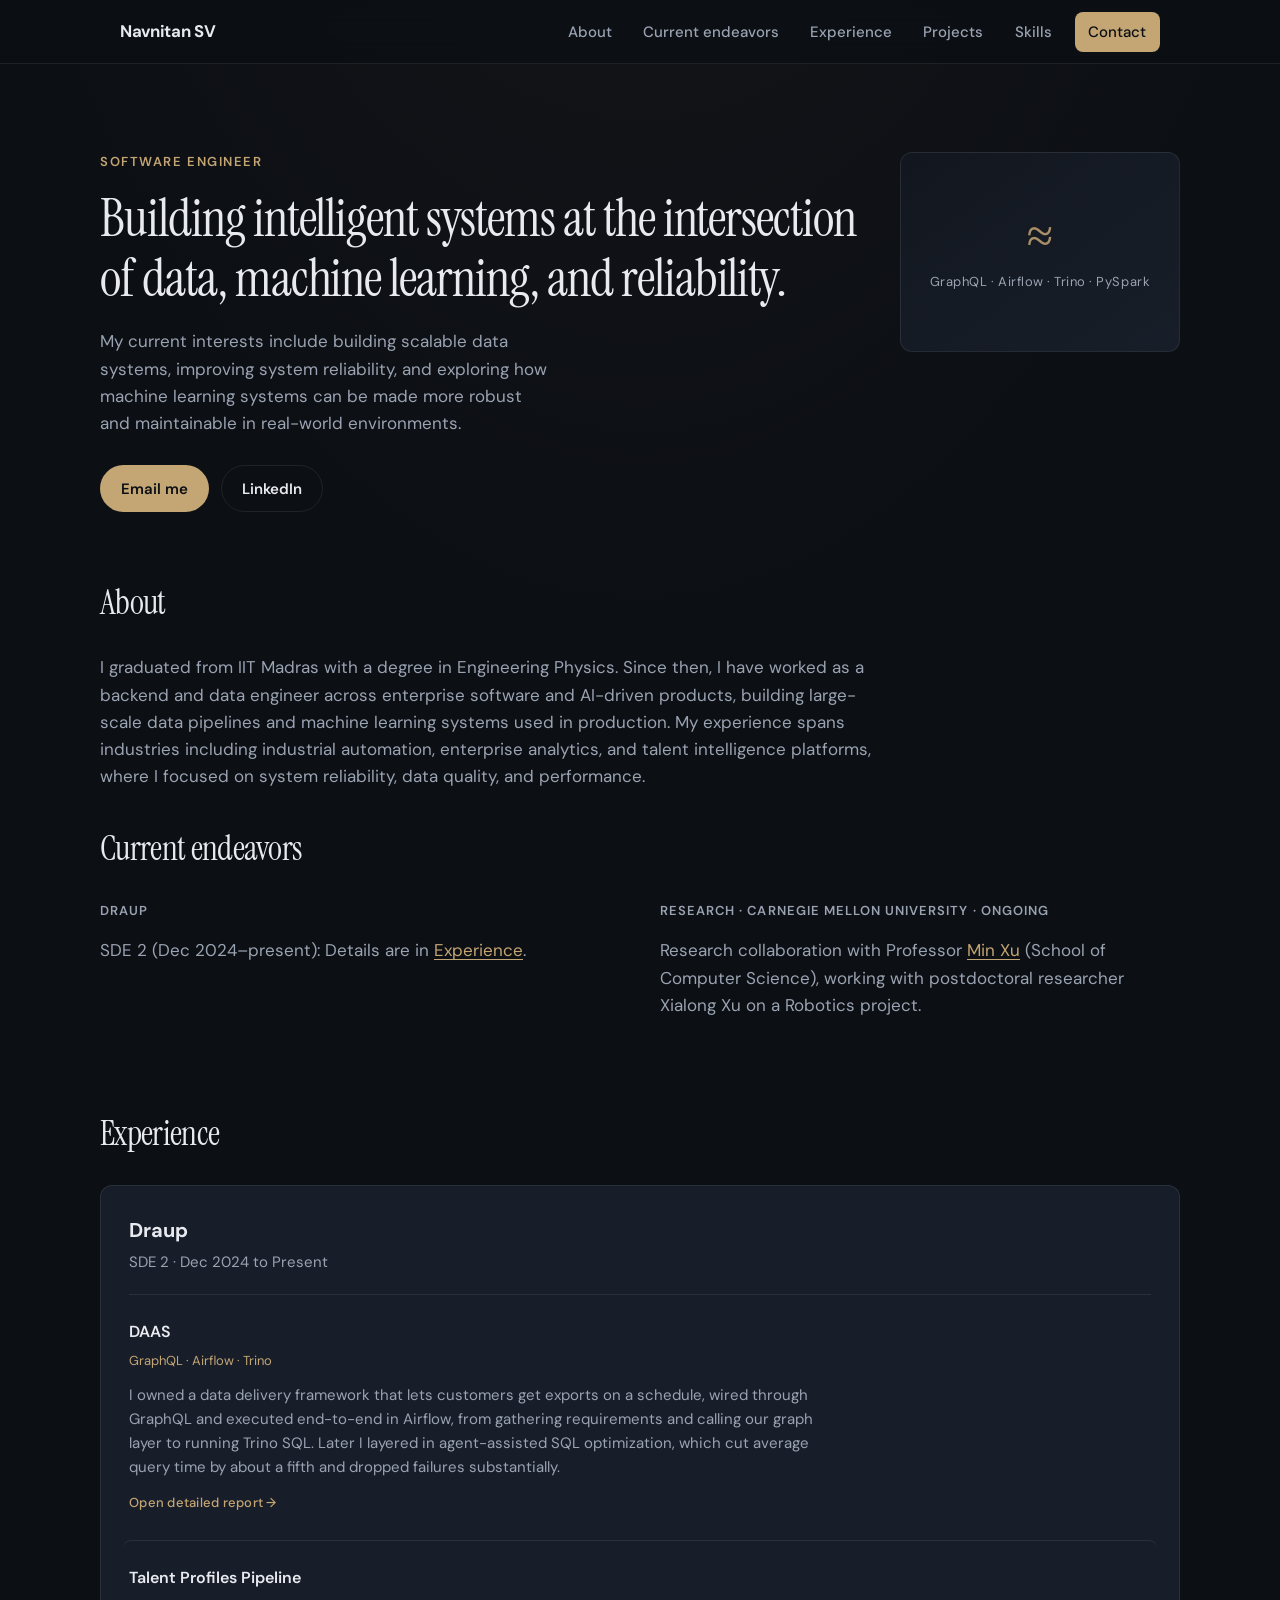
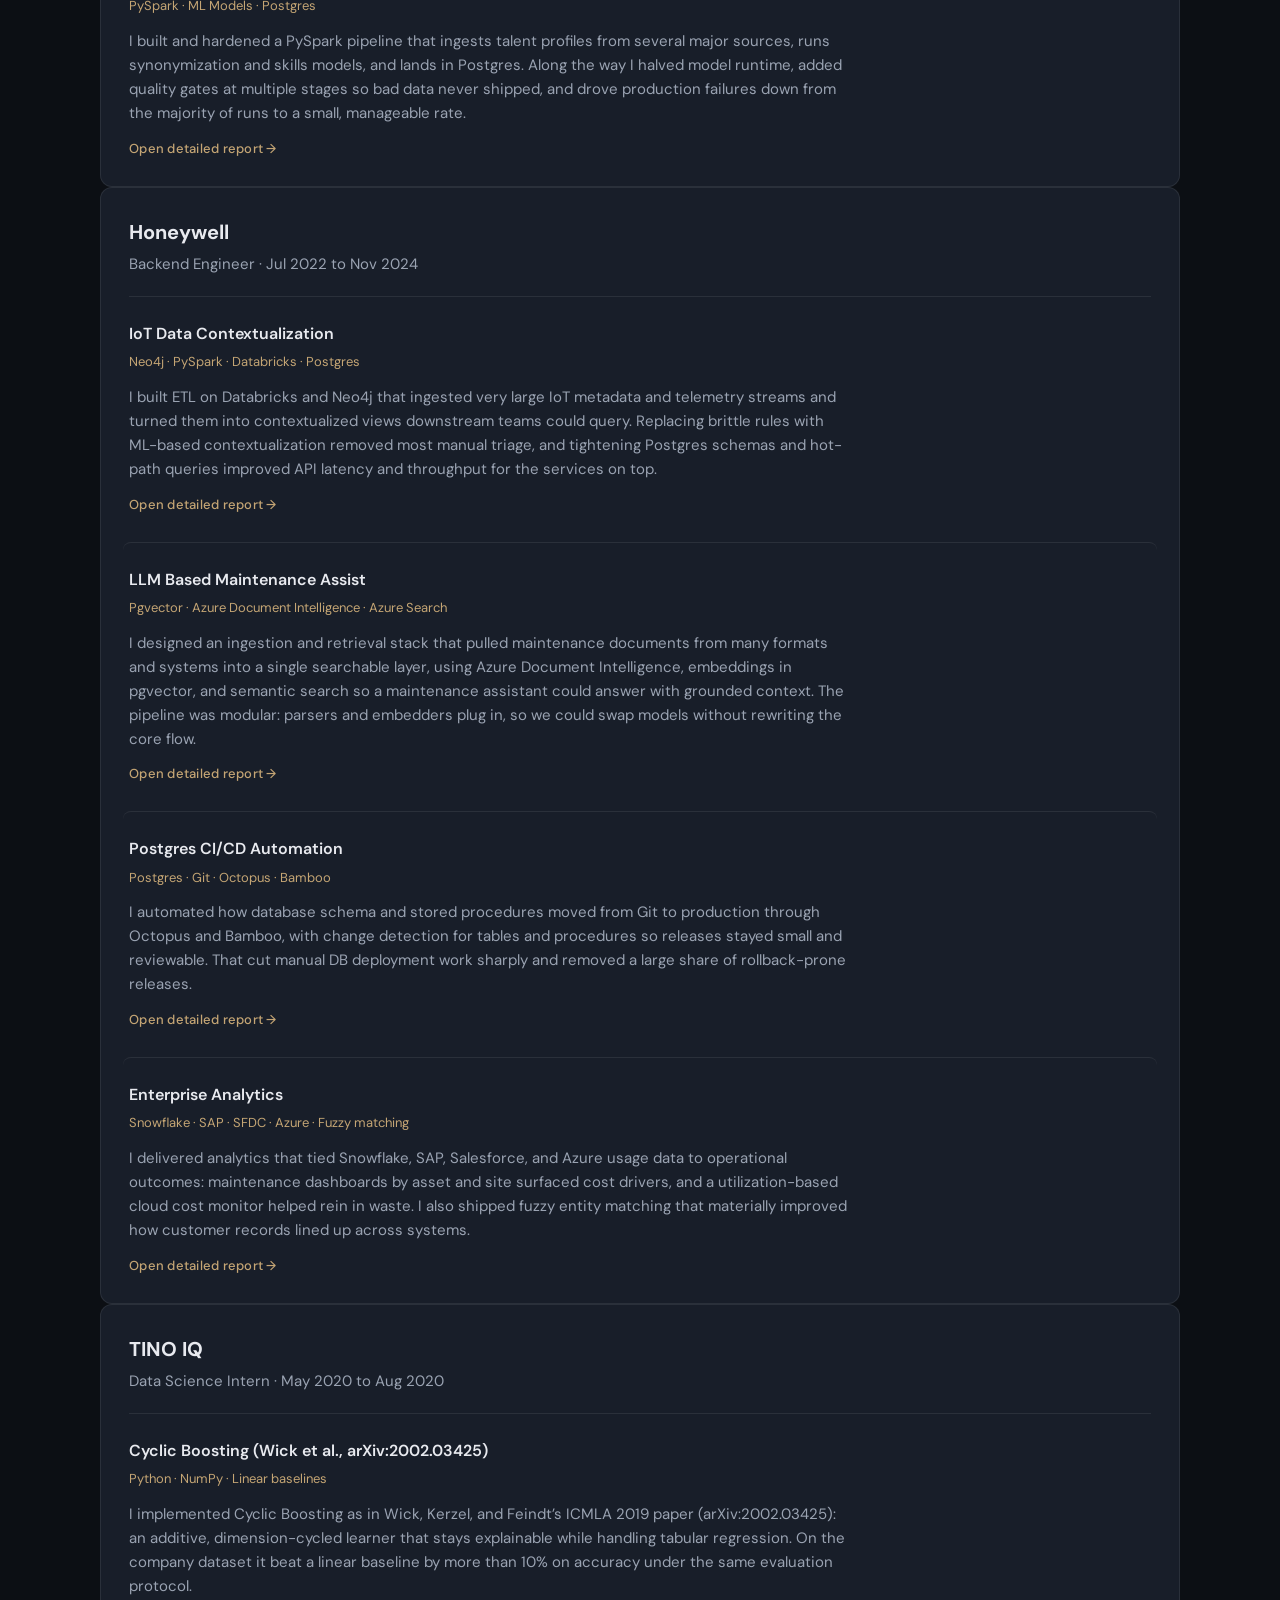
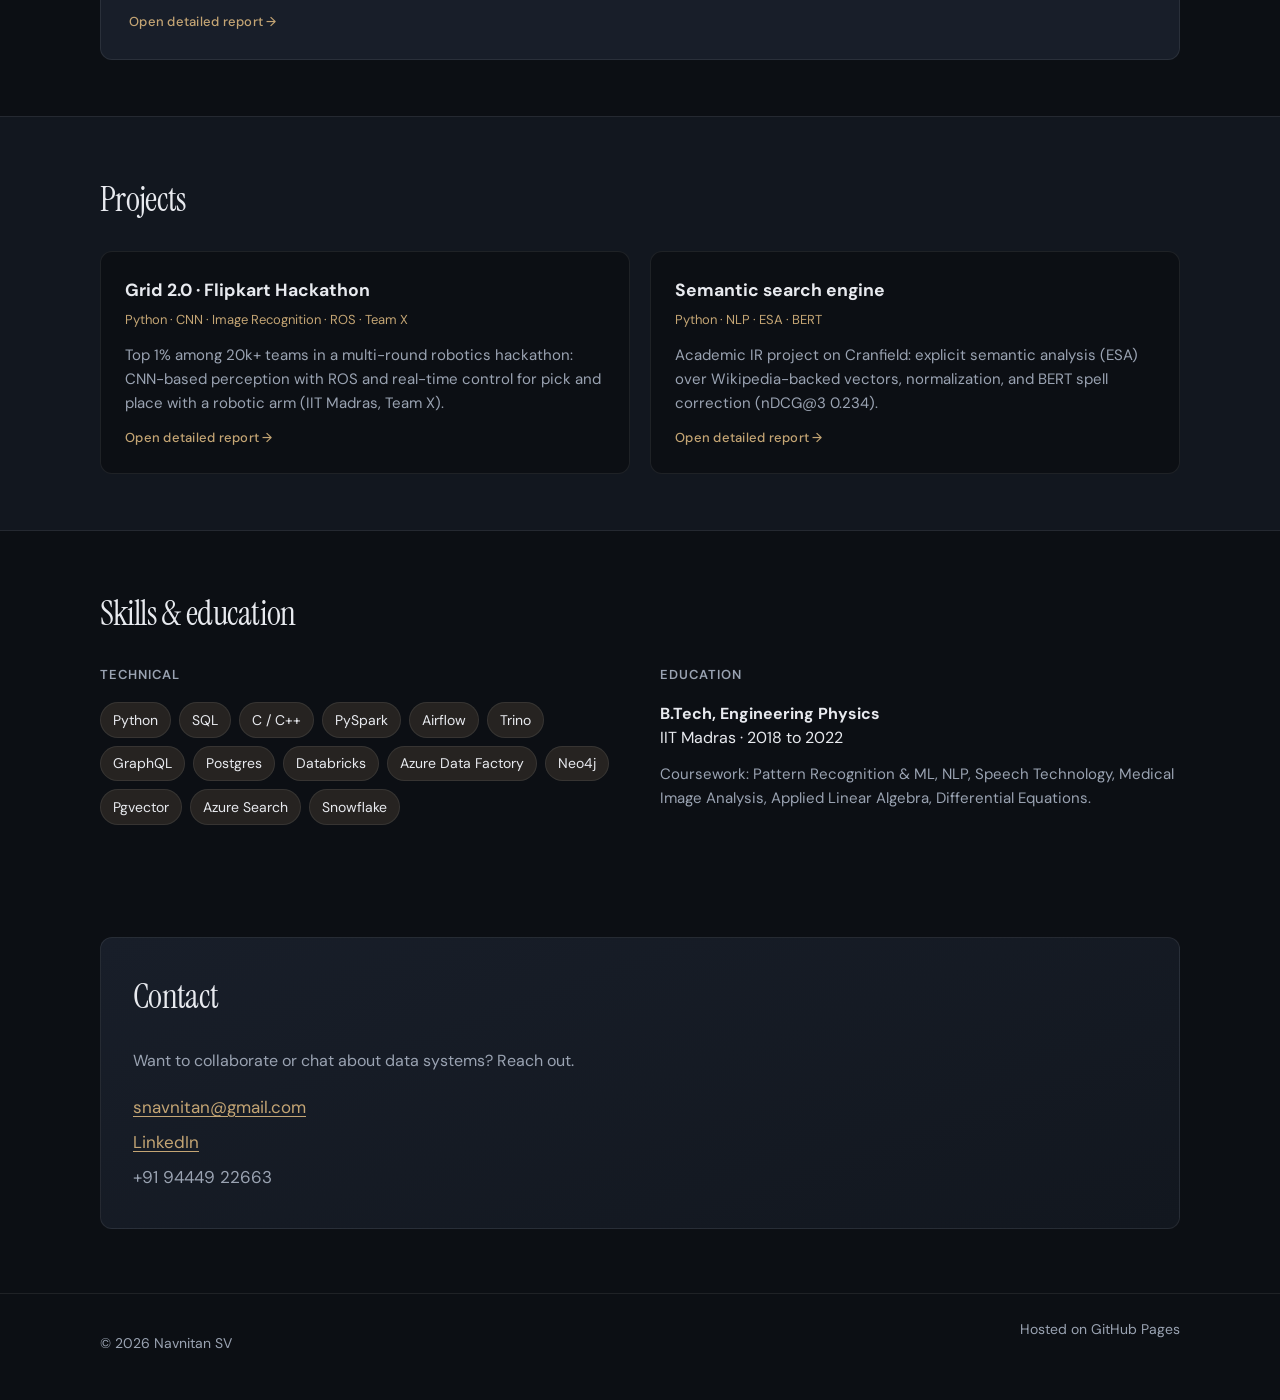
<file: index.html>
<!DOCTYPE html>
<html lang="en">
  <head>
    <meta charset="utf-8" />
    <meta name="viewport" content="width=device-width, initial-scale=1" />
    <meta name="description" content="Navnitan SV. Software engineer. Data pipelines, ML systems, and backend work." />
    <title>Navnitan SV</title>
    <link rel="preconnect" href="https://fonts.googleapis.com" />
    <link rel="preconnect" href="https://fonts.gstatic.com" crossorigin />
    <link
      href="https://fonts.googleapis.com/css2?family=DM+Sans:ital,opsz,wght@0,9..40,400;0,9..40,500;0,9..40,600;0,9..40,700;1,9..40,400&family=Instrument+Serif:ital@0;1&display=swap"
      rel="stylesheet"
    />
    <link rel="stylesheet" href="styles.css" />
  </head>
  <body>
    <a class="skip-link" href="#main">Skip to content</a>
    <header class="site-header">
      <div class="header-inner">
        <a class="logo" href="index.html">Navnitan SV</a>
        <button type="button" class="nav-toggle" aria-expanded="false" aria-controls="site-nav" aria-label="Open menu">
          <span class="nav-toggle-bar" aria-hidden="true"></span>
          <span class="nav-toggle-bar" aria-hidden="true"></span>
        </button>
        <nav id="site-nav" class="site-nav" aria-label="Primary">
          <ul>
            <li><a href="#about">About</a></li>
            <li><a href="#current-endeavors">Current endeavors</a></li>
            <li><a href="#experience">Experience</a></li>
            <li><a href="#projects">Projects</a></li>
            <li><a href="#skills">Skills</a></li>
            <li><a href="#contact" class="nav-cta">Contact</a></li>
          </ul>
        </nav>
      </div>
    </header>

    <main id="main">
      <section class="hero" aria-labelledby="hero-heading">
        <div class="hero-grid">
          <div class="hero-copy">
            <p class="hero-kicker">Software engineer</p>
            <h1 id="hero-heading" class="hero-title">Building intelligent systems at the intersection of data, machine learning, and reliability.</h1>
            <p class="hero-lead">
              My current interests include building scalable data systems, improving system reliability, and exploring how machine learning systems can be made more robust and maintainable in real-world environments.
            </p>
            <div class="hero-actions">
              <a class="btn btn-primary" href="mailto:snavnitan@gmail.com">Email me</a>
              <a class="btn btn-ghost" href="https://www.linkedin.com/in/navnitan-sv-753129174/" target="_blank" rel="noopener noreferrer">LinkedIn</a>
            </div>
          </div>
          <div class="hero-panel" aria-hidden="true">
            <div class="hero-panel-inner">
              <span class="hero-accent">≈</span>
              <p class="hero-panel-text">GraphQL · Airflow · Trino · PySpark</p>
            </div>
          </div>
        </div>
      </section>

      <section id="about" class="section section-tight">
        <div class="section-inner">
          <h2 class="section-title">About</h2>
          <p class="prose">
            I graduated from IIT Madras with a degree in Engineering Physics. Since then, I have worked as a backend and data engineer across enterprise 
            software and AI-driven products, building large-scale data pipelines and machine learning systems used in production. My experience spans industries including industrial automation, enterprise analytics, and talent intelligence platforms, where I focused on system reliability, data quality, and performance.          </p>
        </div>
      </section>

      <section id="current-endeavors" class="section section-tight">
        <div class="section-inner">
          <h2 class="section-title">Current endeavors</h2>
          <div class="split">
            <div>
              <h3 class="subsection-title">Draup</h3>
              <p class="prose">
                SDE 2 (Dec 2024–present): Details are in <a href="#experience">Experience</a>.
              </p>
            </div>
            <div>
              <h3 class="subsection-title">Research · Carnegie Mellon University · Ongoing</h3>
              <p class="prose">
                Research collaboration with Professor <a href="https://www.cs.cmu.edu/~mxu1/" target="_blank" rel="noopener noreferrer">Min Xu</a> (School of Computer Science), working with postdoctoral researcher Xialong Xu on a Robotics project.
              </p>
            </div>
          </div>
        </div>
      </section>

      <section id="experience" class="section">
        <div class="section-inner">
          <h2 class="section-title">Experience</h2>
          
          <!-- Draup -->
          <article class="card">
            <header class="card-header">
              <div>
                <h3 class="card-title">Draup</h3>
                <p class="card-meta">SDE 2 · Dec 2024 to Present</p>
              </div>
            </header>
            <a class="card-block card-block--link" href="experience/draup-daas.html">
              <h4 class="card-subtitle">DAAS</h4>
              <p class="card-tags">GraphQL · Airflow · Trino</p>
              <p class="card-summary">
                I owned a data delivery framework that lets customers get exports on a schedule, wired through GraphQL and executed end-to-end in Airflow, from gathering requirements and calling our graph layer to running Trino SQL. Later I layered in agent-assisted SQL optimization, which cut average query time by about a fifth and dropped failures substantially.
              </p>
              <p class="card-block-hint">Open detailed report →</p>
            </a>
            <a class="card-block card-block--link" href="experience/draup-talent-profiles.html">
              <h4 class="card-subtitle">Talent Profiles Pipeline</h4>
              <p class="card-tags">PySpark · ML Models · Postgres</p>
              <p class="card-summary">
                I built and hardened a PySpark pipeline that ingests talent profiles from several major sources, runs synonymization and skills models, and lands in Postgres. Along the way I halved model runtime, added quality gates at multiple stages so bad data never shipped, and drove production failures down from the majority of runs to a small, manageable rate.
              </p>
              <p class="card-block-hint">Open detailed report →</p>
            </a>
          </article>

          <!-- Honeywell -->
          <article class="card">
            <header class="card-header">
              <div>
                <h3 class="card-title">Honeywell</h3>
                <p class="card-meta">Backend Engineer · Jul 2022 to Nov 2024</p>
              </div>
            </header>
            <a class="card-block card-block--link" href="experience/honeywell-iot-contextualization.html">
              <h4 class="card-subtitle">IoT Data Contextualization</h4>
              <p class="card-tags">Neo4j · PySpark · Databricks · Postgres</p>
              <p class="card-summary">
                I built ETL on Databricks and Neo4j that ingested very large IoT metadata and telemetry streams and turned them into contextualized views downstream teams could query. Replacing brittle rules with ML-based contextualization removed most manual triage, and tightening Postgres schemas and hot-path queries improved API latency and throughput for the services on top.
              </p>
              <p class="card-block-hint">Open detailed report →</p>
            </a>
            <a class="card-block card-block--link" href="experience/honeywell-llm-maintenance.html">
              <h4 class="card-subtitle">LLM Based Maintenance Assist</h4>
              <p class="card-tags">Pgvector · Azure Document Intelligence · Azure Search</p>
              <p class="card-summary">
                I designed an ingestion and retrieval stack that pulled maintenance documents from many formats and systems into a single searchable layer, using Azure Document Intelligence, embeddings in pgvector, and semantic search so a maintenance assistant could answer with grounded context. The pipeline was modular: parsers and embedders plug in, so we could swap models without rewriting the core flow.
              </p>
              <p class="card-block-hint">Open detailed report →</p>
            </a>
            <a class="card-block card-block--link" href="experience/honeywell-postgres-cicd.html">
              <h4 class="card-subtitle">Postgres CI/CD Automation</h4>
              <p class="card-tags">Postgres · Git · Octopus · Bamboo</p>
              <p class="card-summary">
                I automated how database schema and stored procedures moved from Git to production through Octopus and Bamboo, with change detection for tables and procedures so releases stayed small and reviewable. That cut manual DB deployment work sharply and removed a large share of rollback-prone releases.
              </p>
              <p class="card-block-hint">Open detailed report →</p>
            </a>
            <a class="card-block card-block--link" href="experience/honeywell-enterprise-analytics.html">
              <h4 class="card-subtitle">Enterprise Analytics</h4>
              <p class="card-tags">Snowflake · SAP · SFDC · Azure · Fuzzy matching</p>
              <p class="card-summary">
                I delivered analytics that tied Snowflake, SAP, Salesforce, and Azure usage data to operational outcomes: maintenance dashboards by asset and site surfaced cost drivers, and a utilization-based cloud cost monitor helped rein in waste. I also shipped fuzzy entity matching that materially improved how customer records lined up across systems.
              </p>
              <p class="card-block-hint">Open detailed report →</p>
            </a>
          </article>

          <!-- TINO IQ -->
          <article class="card">
            <header class="card-header">
              <div>
                <h3 class="card-title">TINO IQ</h3>
                <p class="card-meta">Data Science Intern · May 2020 to Aug 2020</p>
              </div>
            </header>
            <a class="card-block card-block--link" href="experience/tino-iq-bias-reduction.html">
              <h4 class="card-subtitle">Cyclic Boosting (Wick et al., arXiv:2002.03425)</h4>
              <p class="card-tags">Python · NumPy · Linear baselines</p>
              <p class="card-summary">
                I implemented Cyclic Boosting as in Wick, Kerzel, and Feindt’s ICMLA 2019 paper (arXiv:2002.03425): an additive, dimension-cycled learner that stays explainable while handling tabular regression. On the company dataset it beat a linear baseline by more than 10% on accuracy under the same evaluation protocol.
              </p>
              <p class="card-block-hint">Open detailed report →</p>
            </a>
          </article>
        </div>
      </section>

      <section id="projects" class="section section-alt">
        <div class="section-inner">
          <h2 class="section-title">Projects</h2>
          <div class="project-grid">
            <a class="project-card project-card--link" href="projects/grid-2-flipkart.html">
              <h3 class="project-title">Grid 2.0 · Flipkart Hackathon</h3>
              <p class="project-tech">Python · CNN · Image Recognition · ROS · Team X</p>
              <p class="project-summary">
                Top 1% among 20k+ teams in a multi-round robotics hackathon: CNN-based perception with ROS and real-time control for pick and place with a robotic arm (IIT Madras, Team X).
              </p>
              <p class="project-card-hint">Open detailed report →</p>
            </a>
            <a class="project-card project-card--link" href="projects/semantic-search-engine.html">
              <h3 class="project-title">Semantic search engine</h3>
              <p class="project-tech">Python · NLP · ESA · BERT</p>
              <p class="project-summary">
                Academic IR project on Cranfield: explicit semantic analysis (ESA) over Wikipedia-backed vectors, normalization, and BERT spell correction (nDCG@3 0.234).
              </p>
              <p class="project-card-hint">Open detailed report →</p>
            </a>
          </div>
        </div>
      </section>

      <section id="skills" class="section">
        <div class="section-inner">
          <h2 class="section-title">Skills &amp; education</h2>
          <div class="split">
            <div>
              <h3 class="subsection-title">Technical</h3>
              <ul class="pill-list">
                <li>Python</li>
                <li>SQL</li>
                <li>C / C++</li>
                <li>PySpark</li>
                <li>Airflow</li>
                <li>Trino</li>
                <li>GraphQL</li>
                <li>Postgres</li>
                <li>Databricks</li>
                <li>Azure Data Factory</li>
                <li>Neo4j</li>
                <li>Pgvector</li>
                <li>Azure Search</li>
                <li>Snowflake</li>
              </ul>
            </div>
            <div>
              <h3 class="subsection-title">Education</h3>
              <p class="edu-line">
                <strong>B.Tech, Engineering Physics</strong><br />
                IIT Madras · 2018 to 2022
              </p>
              <p class="edu-note">
                Coursework: Pattern Recognition &amp; ML, NLP, Speech Technology, Medical Image Analysis, Applied Linear Algebra, Differential Equations.
              </p>
            </div>
          </div>
        </div>
      </section>

      <section id="contact" class="section section-contact">
        <div class="section-inner contact-inner">
          <h2 class="section-title">Contact</h2>
          <p class="contact-lead">Want to collaborate or chat about data systems? Reach out.</p>
          <ul class="contact-list">
            <li>
              <a href="mailto:snavnitan@gmail.com">snavnitan@gmail.com</a>
            </li>
            <li>
              <a href="https://www.linkedin.com/in/navnitan-sv-753129174/" target="_blank" rel="noopener noreferrer">LinkedIn</a>
            </li>
            <li><span class="contact-phone">+91 94449 22663</span></li>
          </ul>
        </div>
      </section>
    </main>

    <footer class="site-footer">
      <div class="footer-inner">
        <p>© <span id="year"></span> Navnitan SV</p>
        <p class="footer-note">Hosted on GitHub Pages</p>
      </div>
    </footer>

    <script>
      document.getElementById("year").textContent = new Date().getFullYear();
      var nav = document.getElementById("site-nav");
      var toggle = document.querySelector(".nav-toggle");
      toggle.addEventListener("click", function () {
        var open = nav.classList.toggle("is-open");
        toggle.setAttribute("aria-expanded", open);
        toggle.setAttribute("aria-label", open ? "Close menu" : "Open menu");
      });
      nav.querySelectorAll("a").forEach(function (link) {
        link.addEventListener("click", function () {
          nav.classList.remove("is-open");
          toggle.setAttribute("aria-expanded", "false");
          toggle.setAttribute("aria-label", "Open menu");
        });
      });
    </script>
  </body>
</html>
</file>
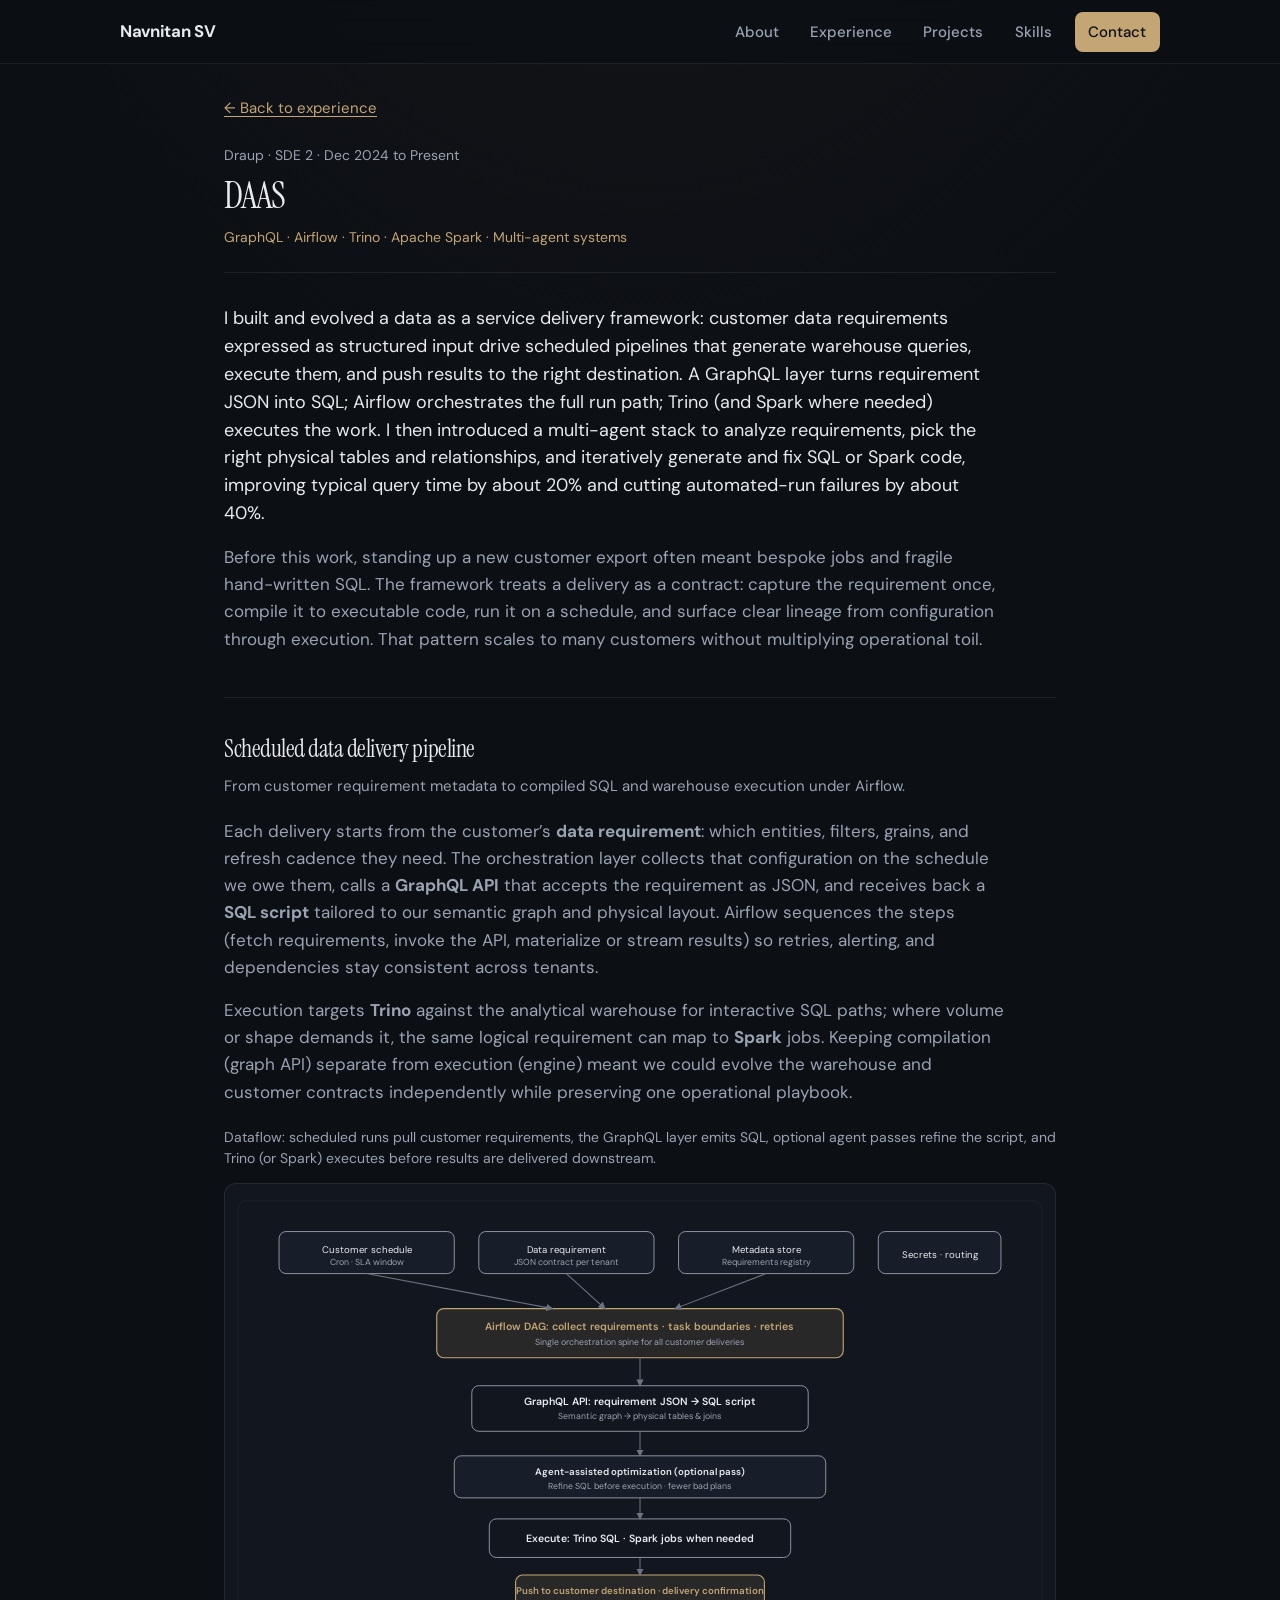
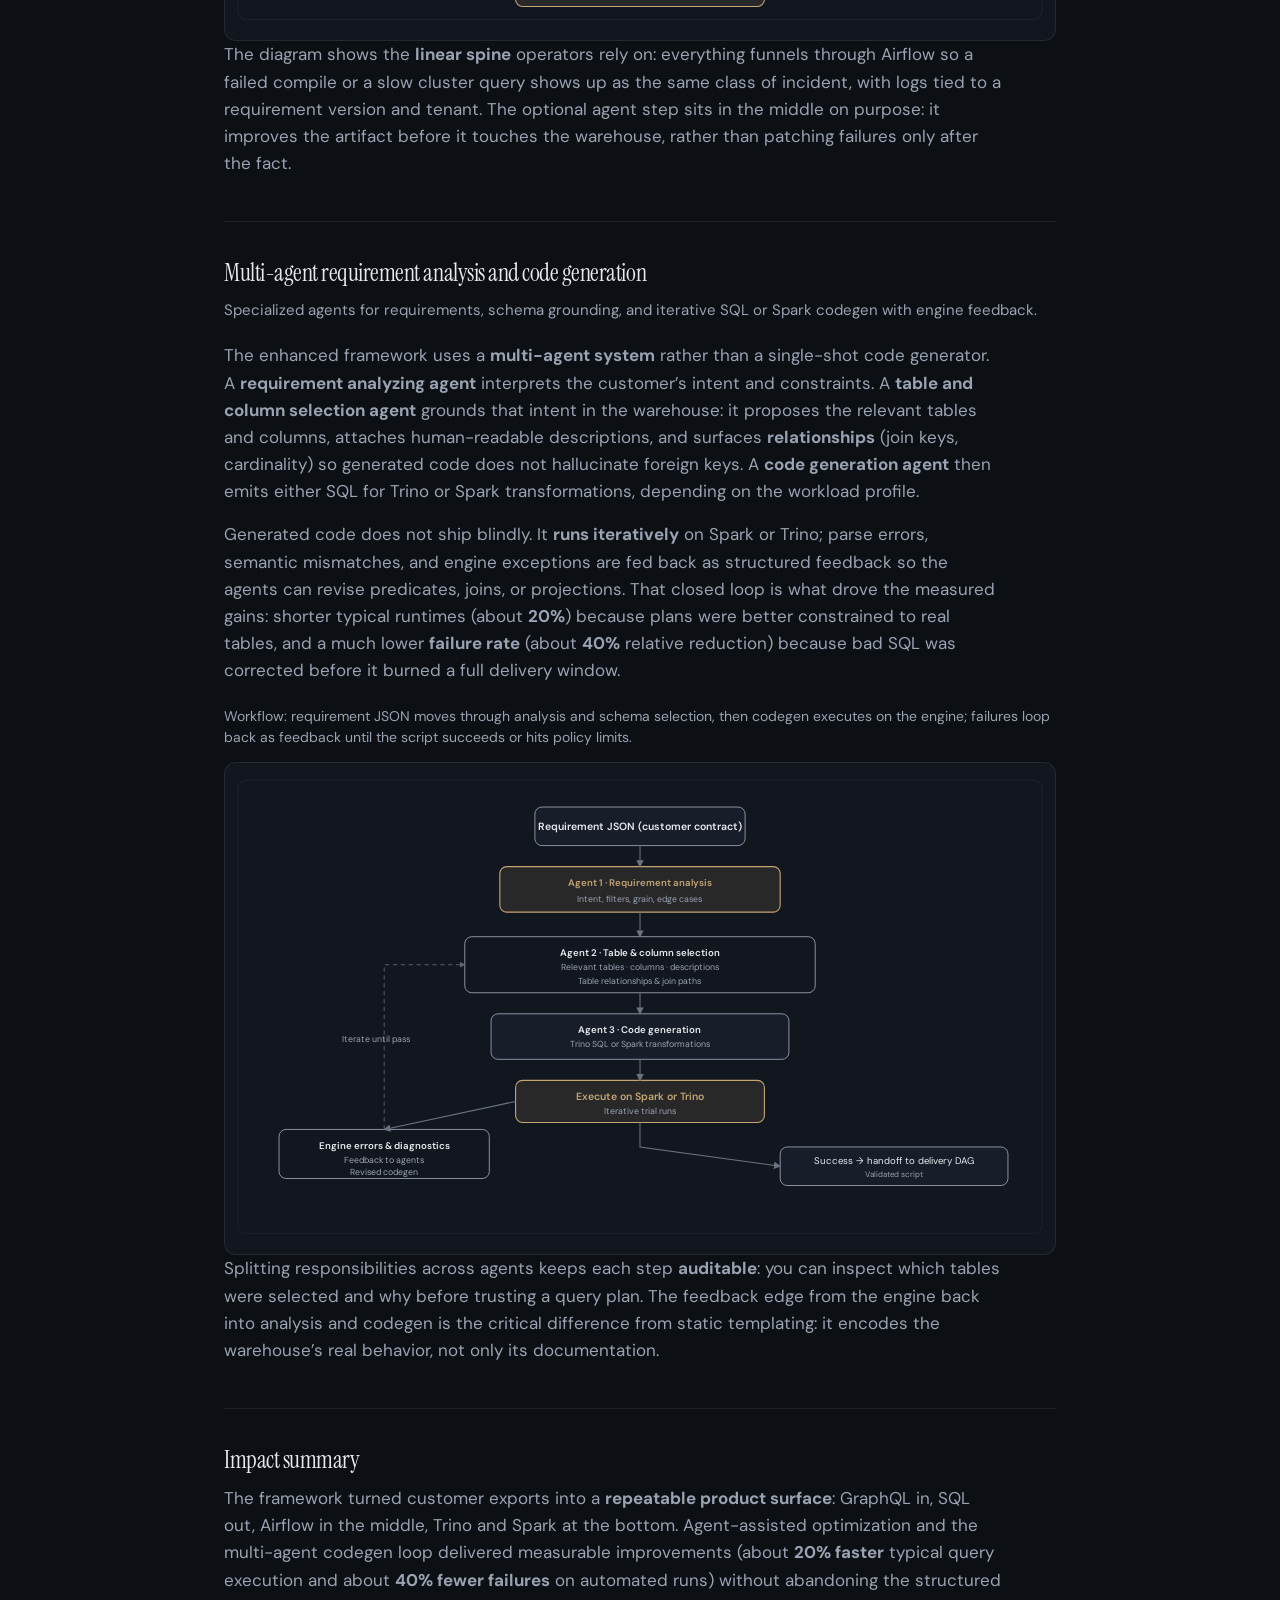
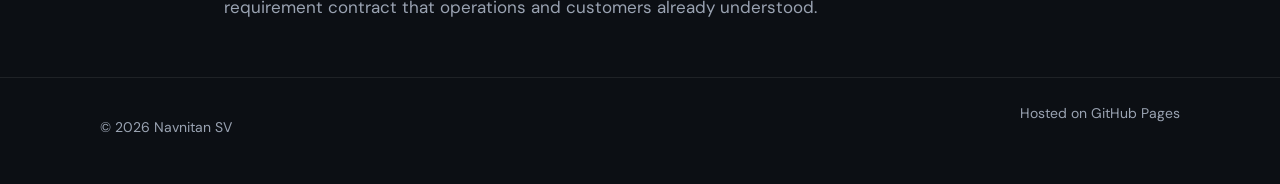
<file: experience/draup-daas.html>
<!DOCTYPE html>
<html lang="en">
  <head>
    <meta charset="utf-8" />
    <meta name="viewport" content="width=device-width, initial-scale=1" />
    <meta
      name="description"
      content="DAAS at Draup: customer data delivery, GraphQL, Airflow, Trino, Spark, multi-agent SQL optimization, and scheduled exports. Navnitan SV."
    />
    <title>DAAS · Draup · Navnitan SV</title>
    <link rel="preconnect" href="https://fonts.googleapis.com" />
    <link rel="preconnect" href="https://fonts.gstatic.com" crossorigin />
    <link
      href="https://fonts.googleapis.com/css2?family=DM+Sans:ital,opsz,wght@0,9..40,400;0,9..40,500;0,9..40,600;0,9..40,700;1,9..40,400&family=Instrument+Serif:ital@0;1&display=swap"
      rel="stylesheet"
    />
    <link rel="stylesheet" href="../styles.css" />
  </head>
  <body>
    <a class="skip-link" href="#main">Skip to content</a>
    <header class="site-header">
      <div class="header-inner">
        <a class="logo" href="../index.html">Navnitan SV</a>
        <button type="button" class="nav-toggle" aria-expanded="false" aria-controls="site-nav" aria-label="Open menu">
          <span class="nav-toggle-bar" aria-hidden="true"></span>
          <span class="nav-toggle-bar" aria-hidden="true"></span>
        </button>
        <nav id="site-nav" class="site-nav" aria-label="Primary">
          <ul>
            <li><a href="../index.html#about">About</a></li>
            <li><a href="../index.html#experience">Experience</a></li>
            <li><a href="../index.html#projects">Projects</a></li>
            <li><a href="../index.html#skills">Skills</a></li>
            <li><a href="../index.html#contact" class="nav-cta">Contact</a></li>
          </ul>
        </nav>
      </div>
    </header>

    <main id="main">
      <article class="section report-page">
        <div class="section-inner report-inner">
          <p class="report-back">
            <a href="../index.html#experience">← Back to experience</a>
          </p>
          <header class="report-header">
            <p class="report-context">Draup · SDE 2 · Dec 2024 to Present</p>
            <h1 class="report-title">DAAS</h1>
            <p class="report-tech">GraphQL · Airflow · Trino · Apache Spark · Multi-agent systems</p>
          </header>
          <div class="report-body">
            <p class="lead-summary">
              I built and evolved a data as a service delivery framework: customer data requirements expressed as structured input drive scheduled pipelines that generate warehouse queries, execute them, and push results to the right destination. A GraphQL layer turns requirement JSON into SQL; Airflow orchestrates the full run path; Trino (and Spark where needed) executes the work. I then introduced a multi-agent stack to analyze requirements, pick the right physical tables and relationships, and iteratively generate and fix SQL or Spark code, improving typical query time by about 20% and cutting automated-run failures by about 40%.
            </p>
            <p>
              Before this work, standing up a new customer export often meant bespoke jobs and fragile hand-written SQL. The framework treats a delivery as a contract: capture the requirement once, compile it to executable code, run it on a schedule, and surface clear lineage from configuration through execution. That pattern scales to many customers without multiplying operational toil.
            </p>
          </div>

          <section class="report-wide" aria-labelledby="daas-sched-title">
            <h2 id="daas-sched-title">Scheduled data delivery pipeline</h2>
            <p class="report-sublead">
              From customer requirement metadata to compiled SQL and warehouse execution under Airflow.
            </p>
            <div class="report-body report-body--inline">
              <p>
                Each delivery starts from the customer’s <strong>data requirement</strong>: which entities, filters, grains, and refresh cadence they need. The orchestration layer collects that configuration on the schedule we owe them, calls a <strong>GraphQL API</strong> that accepts the requirement as JSON, and receives back a <strong>SQL script</strong> tailored to our semantic graph and physical layout. Airflow sequences the steps (fetch requirements, invoke the API, materialize or stream results) so retries, alerting, and dependencies stay consistent across tenants.
              </p>
              <p>
                Execution targets <strong>Trino</strong> against the analytical warehouse for interactive SQL paths; where volume or shape demands it, the same logical requirement can map to <strong>Spark</strong> jobs. Keeping compilation (graph API) separate from execution (engine) meant we could evolve the warehouse and customer contracts independently while preserving one operational playbook.
              </p>
            </div>
            <figure class="dataflow-figure">
              <figcaption>
                Dataflow: scheduled runs pull customer requirements, the GraphQL layer emits SQL, optional agent passes refine the script, and Trino (or Spark) executes before results are delivered downstream.
              </figcaption>
              <div class="workflow-diagram workflow-diagram--dataflow" role="presentation">
                <svg viewBox="0 0 920 480" xmlns="http://www.w3.org/2000/svg" aria-labelledby="daas-sched-flow-title daas-sched-flow-desc">
                  <title id="daas-sched-flow-title">DAAS scheduled delivery dataflow</title>
                  <desc id="daas-sched-flow-desc">
                    Customer schedule and requirement config feed Airflow, which calls GraphQL to produce SQL, optionally runs agent optimization, executes on Trino or Spark, and pushes data to the customer destination.
                  </desc>
                  <defs>
                    <marker id="daas-arr" markerWidth="7" markerHeight="7" refX="6" refY="3.5" orient="auto">
                      <polygon points="0 0, 7 3.5, 0 7" fill="#6b7380" />
                    </marker>
                  </defs>
                  <rect x="1" y="1" width="918" height="478" rx="10" fill="none" stroke="rgba(255,255,255,0.06)" />
                  <rect x="48" y="36" width="200" height="48" rx="8" fill="#181e29" stroke="#9aa3b2" stroke-width="1" />
                  <text x="148" y="60" text-anchor="middle" fill="#e8eaef" font-size="11" font-family="DM Sans, system-ui, sans-serif">Customer schedule</text>
                  <text x="148" y="74" text-anchor="middle" fill="#9aa3b2" font-size="10" font-family="DM Sans, system-ui, sans-serif">Cron · SLA window</text>
                  <rect x="276" y="36" width="200" height="48" rx="8" fill="#181e29" stroke="#9aa3b2" stroke-width="1" />
                  <text x="376" y="60" text-anchor="middle" fill="#e8eaef" font-size="11" font-family="DM Sans, system-ui, sans-serif">Data requirement</text>
                  <text x="376" y="74" text-anchor="middle" fill="#9aa3b2" font-size="10" font-family="DM Sans, system-ui, sans-serif">JSON contract per tenant</text>
                  <rect x="504" y="36" width="200" height="48" rx="8" fill="#181e29" stroke="#9aa3b2" stroke-width="1" />
                  <text x="604" y="60" text-anchor="middle" fill="#e8eaef" font-size="11" font-family="DM Sans, system-ui, sans-serif">Metadata store</text>
                  <text x="604" y="74" text-anchor="middle" fill="#9aa3b2" font-size="10" font-family="DM Sans, system-ui, sans-serif">Requirements registry</text>
                  <rect x="732" y="36" width="140" height="48" rx="8" fill="#181e29" stroke="#9aa3b2" stroke-width="1" />
                  <text x="802" y="66" text-anchor="middle" fill="#e8eaef" font-size="11" font-family="DM Sans, system-ui, sans-serif">Secrets · routing</text>
                  <rect x="228" y="124" width="464" height="56" rx="8" fill="rgba(196,165,116,0.12)" stroke="#c4a574" stroke-width="1.25" />
                  <text x="460" y="148" text-anchor="middle" fill="#c4a574" font-size="12" font-weight="600" font-family="DM Sans, system-ui, sans-serif">Airflow DAG: collect requirements · task boundaries · retries</text>
                  <text x="460" y="166" text-anchor="middle" fill="#9aa3b2" font-size="10" font-family="DM Sans, system-ui, sans-serif">Single orchestration spine for all customer deliveries</text>
                  <line x1="148" y1="84" x2="360" y2="124" stroke="#6b7380" stroke-width="1.2" marker-end="url(#daas-arr)" />
                  <line x1="376" y1="84" x2="420" y2="124" stroke="#6b7380" stroke-width="1.2" marker-end="url(#daas-arr)" />
                  <line x1="604" y1="84" x2="500" y2="124" stroke="#6b7380" stroke-width="1.2" marker-end="url(#daas-arr)" />
                  <rect x="268" y="212" width="384" height="52" rx="8" fill="#12171f" stroke="#9aa3b2" stroke-width="1" />
                  <text x="460" y="234" text-anchor="middle" fill="#e8eaef" font-size="12" font-weight="600" font-family="DM Sans, system-ui, sans-serif">GraphQL API: requirement JSON → SQL script</text>
                  <text x="460" y="250" text-anchor="middle" fill="#9aa3b2" font-size="10" font-family="DM Sans, system-ui, sans-serif">Semantic graph → physical tables &amp; joins</text>
                  <line x1="460" y1="180" x2="460" y2="212" stroke="#6b7380" stroke-width="1.2" marker-end="url(#daas-arr)" />
                  <rect x="248" y="292" width="424" height="48" rx="8" fill="#181e29" stroke="#9aa3b2" stroke-width="1" />
                  <text x="460" y="314" text-anchor="middle" fill="#e8eaef" font-size="11" font-weight="600" font-family="DM Sans, system-ui, sans-serif">Agent-assisted optimization (optional pass)</text>
                  <text x="460" y="330" text-anchor="middle" fill="#9aa3b2" font-size="10" font-family="DM Sans, system-ui, sans-serif">Refine SQL before execution · fewer bad plans</text>
                  <line x1="460" y1="264" x2="460" y2="292" stroke="#6b7380" stroke-width="1.2" marker-end="url(#daas-arr)" />
                  <rect x="288" y="364" width="344" height="44" rx="8" fill="#12171f" stroke="#9aa3b2" stroke-width="1" />
                  <text x="460" y="390" text-anchor="middle" fill="#e8eaef" font-size="12" font-weight="600" font-family="DM Sans, system-ui, sans-serif">Execute: Trino SQL · Spark jobs when needed</text>
                  <line x1="460" y1="340" x2="460" y2="364" stroke="#6b7380" stroke-width="1.2" marker-end="url(#daas-arr)" />
                  <rect x="318" y="428" width="284" height="36" rx="8" fill="rgba(196,165,116,0.12)" stroke="#c4a574" stroke-width="1.25" />
                  <text x="460" y="450" text-anchor="middle" fill="#c4a574" font-size="11" font-weight="600" font-family="DM Sans, system-ui, sans-serif">Push to customer destination · delivery confirmation</text>
                  <line x1="460" y1="408" x2="460" y2="428" stroke="#6b7380" stroke-width="1.2" marker-end="url(#daas-arr)" />
                </svg>
              </div>
            </figure>
            <div class="report-body">
              <p>
                The diagram shows the <strong>linear spine</strong> operators rely on: everything funnels through Airflow so a failed compile or a slow cluster query shows up as the same class of incident, with logs tied to a requirement version and tenant. The optional agent step sits in the middle on purpose: it improves the artifact before it touches the warehouse, rather than patching failures only after the fact.
              </p>
            </div>
          </section>

          <section class="report-wide" aria-labelledby="daas-agent-title">
            <h2 id="daas-agent-title">Multi-agent requirement analysis and code generation</h2>
            <p class="report-sublead">
              Specialized agents for requirements, schema grounding, and iterative SQL or Spark codegen with engine feedback.
            </p>
            <div class="report-body report-body--inline">
              <p>
                The enhanced framework uses a <strong>multi-agent system</strong> rather than a single-shot code generator. A <strong>requirement analyzing agent</strong> interprets the customer’s intent and constraints. A <strong>table and column selection agent</strong> grounds that intent in the warehouse: it proposes the relevant tables and columns, attaches human-readable descriptions, and surfaces <strong>relationships</strong> (join keys, cardinality) so generated code does not hallucinate foreign keys. A <strong>code generation agent</strong> then emits either SQL for Trino or Spark transformations, depending on the workload profile.
              </p>
              <p>
                Generated code does not ship blindly. It <strong>runs iteratively</strong> on Spark or Trino; parse errors, semantic mismatches, and engine exceptions are fed back as structured feedback so the agents can revise predicates, joins, or projections. That closed loop is what drove the measured gains: shorter typical runtimes (about <strong>20%</strong>) because plans were better constrained to real tables, and a much lower <strong>failure rate</strong> (about <strong>40%</strong> relative reduction) because bad SQL was corrected before it burned a full delivery window.
              </p>
            </div>
            <figure class="dataflow-figure">
              <figcaption>
                Workflow: requirement JSON moves through analysis and schema selection, then codegen executes on the engine; failures loop back as feedback until the script succeeds or hits policy limits.
              </figcaption>
              <div class="workflow-diagram workflow-diagram--dataflow" role="presentation">
                <svg viewBox="0 0 920 520" xmlns="http://www.w3.org/2000/svg" aria-labelledby="daas-agent-flow-title daas-agent-flow-desc">
                  <title id="daas-agent-flow-title">Multi-agent SQL and Spark codegen workflow</title>
                  <desc id="daas-agent-flow-desc">
                    Requirement analyzing agent, table and column selection agent with relationships, code generation agent, execution on Spark or Trino, and feedback loop on failure.
                  </desc>
                  <defs>
                    <marker id="daas-arr2" markerWidth="7" markerHeight="7" refX="6" refY="3.5" orient="auto">
                      <polygon points="0 0, 7 3.5, 0 7" fill="#6b7380" />
                    </marker>
                  </defs>
                  <rect x="1" y="1" width="918" height="518" rx="10" fill="none" stroke="rgba(255,255,255,0.06)" />
                  <rect x="340" y="32" width="240" height="44" rx="8" fill="#181e29" stroke="#9aa3b2" stroke-width="1" />
                  <text x="460" y="58" text-anchor="middle" fill="#e8eaef" font-size="12" font-weight="600" font-family="DM Sans, system-ui, sans-serif">Requirement JSON (customer contract)</text>
                  <rect x="300" y="100" width="320" height="52" rx="8" fill="rgba(196,165,116,0.12)" stroke="#c4a574" stroke-width="1.25" />
                  <text x="460" y="122" text-anchor="middle" fill="#c4a574" font-size="11" font-weight="600" font-family="DM Sans, system-ui, sans-serif">Agent 1 · Requirement analysis</text>
                  <text x="460" y="140" text-anchor="middle" fill="#9aa3b2" font-size="10" font-family="DM Sans, system-ui, sans-serif">Intent, filters, grain, edge cases</text>
                  <line x1="460" y1="76" x2="460" y2="100" stroke="#6b7380" stroke-width="1.2" marker-end="url(#daas-arr2)" />
                  <rect x="260" y="180" width="400" height="64" rx="8" fill="#12171f" stroke="#9aa3b2" stroke-width="1" />
                  <text x="460" y="202" text-anchor="middle" fill="#e8eaef" font-size="11" font-weight="600" font-family="DM Sans, system-ui, sans-serif">Agent 2 · Table &amp; column selection</text>
                  <text x="460" y="218" text-anchor="middle" fill="#9aa3b2" font-size="10" font-family="DM Sans, system-ui, sans-serif">Relevant tables · columns · descriptions</text>
                  <text x="460" y="234" text-anchor="middle" fill="#9aa3b2" font-size="10" font-family="DM Sans, system-ui, sans-serif">Table relationships &amp; join paths</text>
                  <line x1="460" y1="152" x2="460" y2="180" stroke="#6b7380" stroke-width="1.2" marker-end="url(#daas-arr2)" />
                  <rect x="290" y="268" width="340" height="52" rx="8" fill="#181e29" stroke="#9aa3b2" stroke-width="1" />
                  <text x="460" y="290" text-anchor="middle" fill="#e8eaef" font-size="11" font-weight="600" font-family="DM Sans, system-ui, sans-serif">Agent 3 · Code generation</text>
                  <text x="460" y="306" text-anchor="middle" fill="#9aa3b2" font-size="10" font-family="DM Sans, system-ui, sans-serif">Trino SQL or Spark transformations</text>
                  <line x1="460" y1="244" x2="460" y2="268" stroke="#6b7380" stroke-width="1.2" marker-end="url(#daas-arr2)" />
                  <rect x="318" y="344" width="284" height="48" rx="8" fill="rgba(196,165,116,0.12)" stroke="#c4a574" stroke-width="1.25" />
                  <text x="460" y="366" text-anchor="middle" fill="#c4a574" font-size="12" font-weight="600" font-family="DM Sans, system-ui, sans-serif">Execute on Spark or Trino</text>
                  <text x="460" y="382" text-anchor="middle" fill="#9aa3b2" font-size="10" font-family="DM Sans, system-ui, sans-serif">Iterative trial runs</text>
                  <line x1="460" y1="320" x2="460" y2="344" stroke="#6b7380" stroke-width="1.2" marker-end="url(#daas-arr2)" />
                  <rect x="620" y="420" width="260" height="44" rx="8" fill="#181e29" stroke="#9aa3b2" stroke-width="1" />
                  <text x="750" y="440" text-anchor="middle" fill="#e8eaef" font-size="11" font-family="DM Sans, system-ui, sans-serif">Success → handoff to delivery DAG</text>
                  <text x="750" y="454" text-anchor="middle" fill="#9aa3b2" font-size="9" font-family="DM Sans, system-ui, sans-serif">Validated script</text>
                  <path d="M 460 392 L 460 420 L 620 442" stroke="#6b7380" stroke-width="1.2" fill="none" marker-end="url(#daas-arr2)" />
                  <rect x="48" y="400" width="240" height="56" rx="8" fill="#12171f" stroke="#9aa3b2" stroke-width="1" />
                  <text x="168" y="422" text-anchor="middle" fill="#e8eaef" font-size="11" font-weight="600" font-family="DM Sans, system-ui, sans-serif">Engine errors &amp; diagnostics</text>
                  <text x="168" y="438" text-anchor="middle" fill="#9aa3b2" font-size="10" font-family="DM Sans, system-ui, sans-serif">Feedback to agents</text>
                  <text x="168" y="452" text-anchor="middle" fill="#9aa3b2" font-size="10" font-family="DM Sans, system-ui, sans-serif">Revised codegen</text>
                  <path d="M 318 368 L 168 400" stroke="#6b7380" stroke-width="1.2" fill="none" marker-end="url(#daas-arr2)" />
                  <path d="M 168 400 L 168 212 L 260 212" stroke="#6b7380" stroke-width="1" fill="none" stroke-dasharray="5 4" opacity="0.85" marker-end="url(#daas-arr2)" />
                  <text x="120" y="300" fill="#9aa3b2" font-size="10" font-family="DM Sans, system-ui, sans-serif">Iterate until pass</text>
                </svg>
              </div>
            </figure>
            <div class="report-body">
              <p>
                Splitting responsibilities across agents keeps each step <strong>auditable</strong>: you can inspect which tables were selected and why before trusting a query plan. The feedback edge from the engine back into analysis and codegen is the critical difference from static templating: it encodes the warehouse’s real behavior, not only its documentation.
              </p>
            </div>
          </section>

          <section class="report-wide" aria-labelledby="daas-impact-title">
            <h2 id="daas-impact-title">Impact summary</h2>
            <div class="report-body">
              <p>
                The framework turned customer exports into a <strong>repeatable product surface</strong>: GraphQL in, SQL out, Airflow in the middle, Trino and Spark at the bottom. Agent-assisted optimization and the multi-agent codegen loop delivered measurable improvements (about <strong>20% faster</strong> typical query execution and about <strong>40% fewer failures</strong> on automated runs) without abandoning the structured requirement contract that operations and customers already understood.
              </p>
            </div>
          </section>
        </div>
      </article>
    </main>

    <footer class="site-footer">
      <div class="footer-inner">
        <p>© <span id="year"></span> Navnitan SV</p>
        <p class="footer-note">Hosted on GitHub Pages</p>
      </div>
    </footer>

    <script>
      document.getElementById("year").textContent = new Date().getFullYear();
      var nav = document.getElementById("site-nav");
      var toggle = document.querySelector(".nav-toggle");
      toggle.addEventListener("click", function () {
        var open = nav.classList.toggle("is-open");
        toggle.setAttribute("aria-expanded", open);
        toggle.setAttribute("aria-label", open ? "Close menu" : "Open menu");
      });
      nav.querySelectorAll("a").forEach(function (link) {
        link.addEventListener("click", function () {
          nav.classList.remove("is-open");
          toggle.setAttribute("aria-expanded", "false");
          toggle.setAttribute("aria-label", "Open menu");
        });
      });
    </script>
  </body>
</html>
</file>
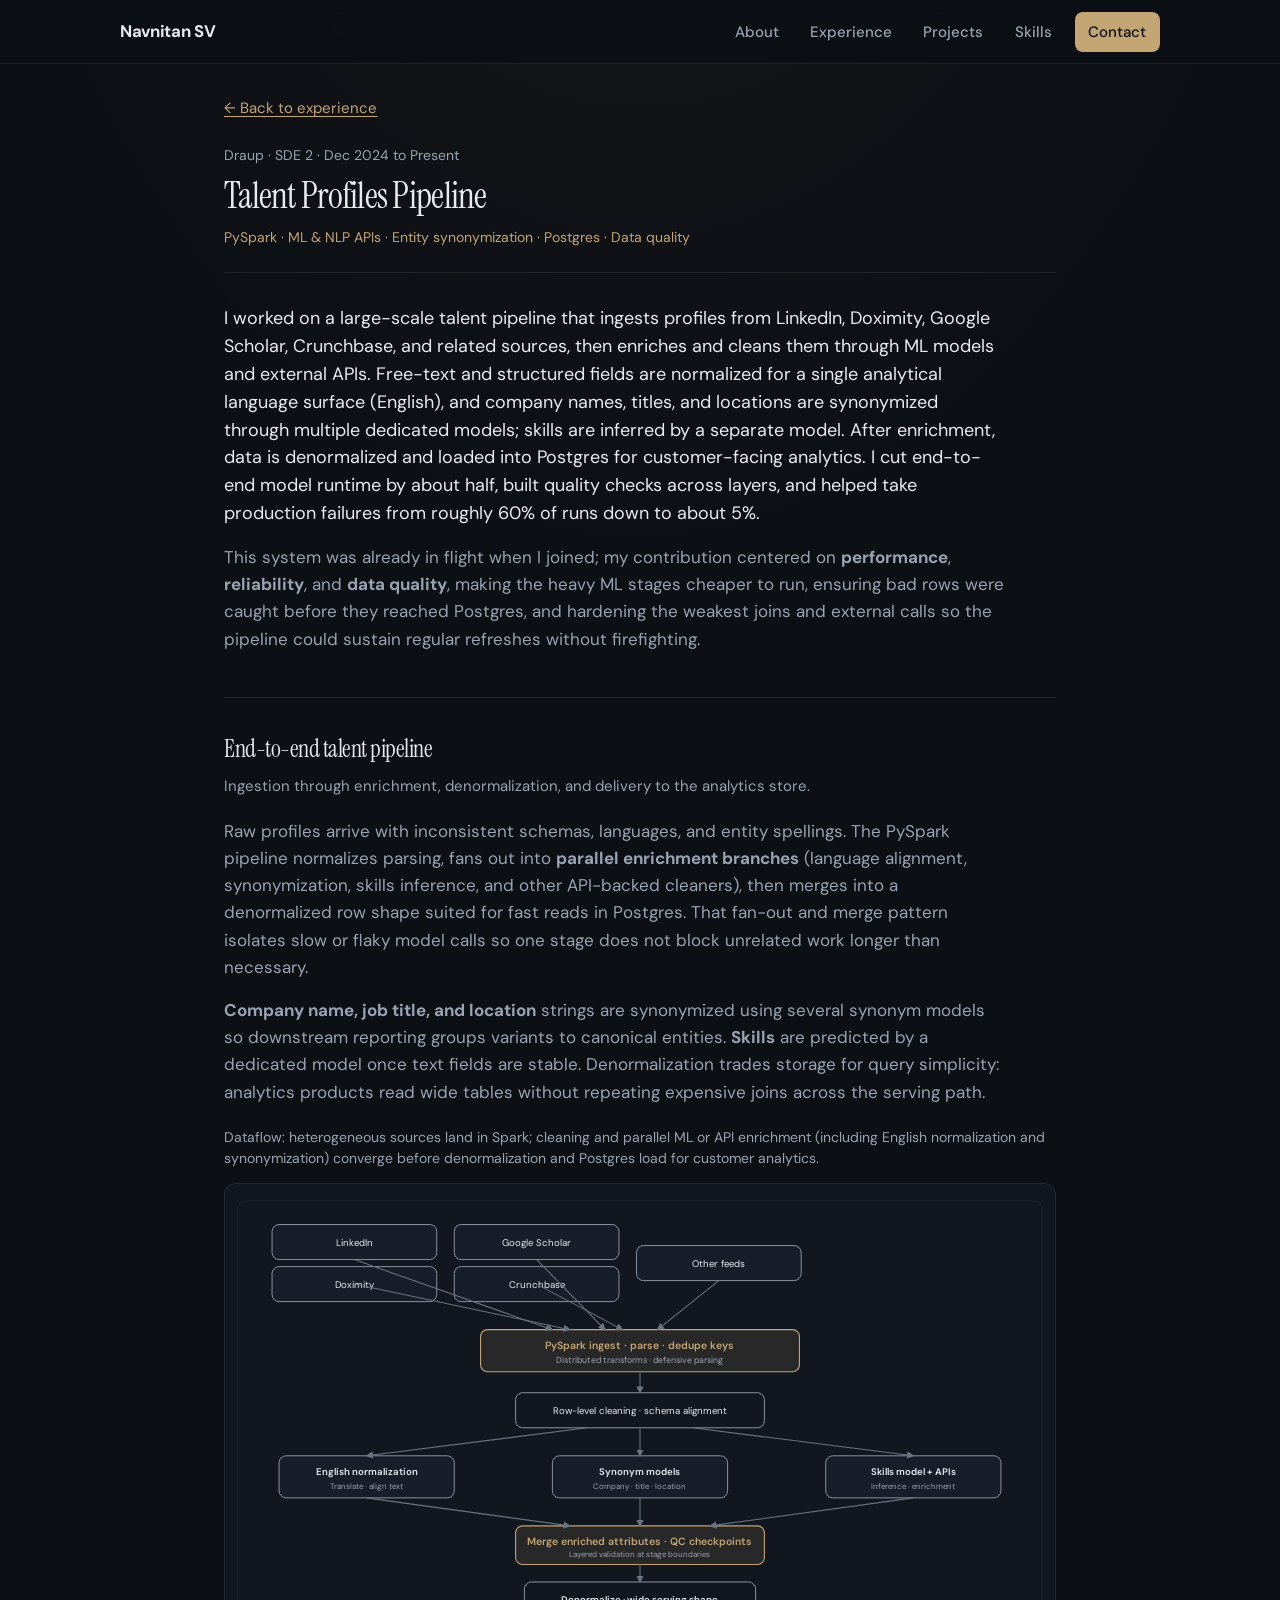
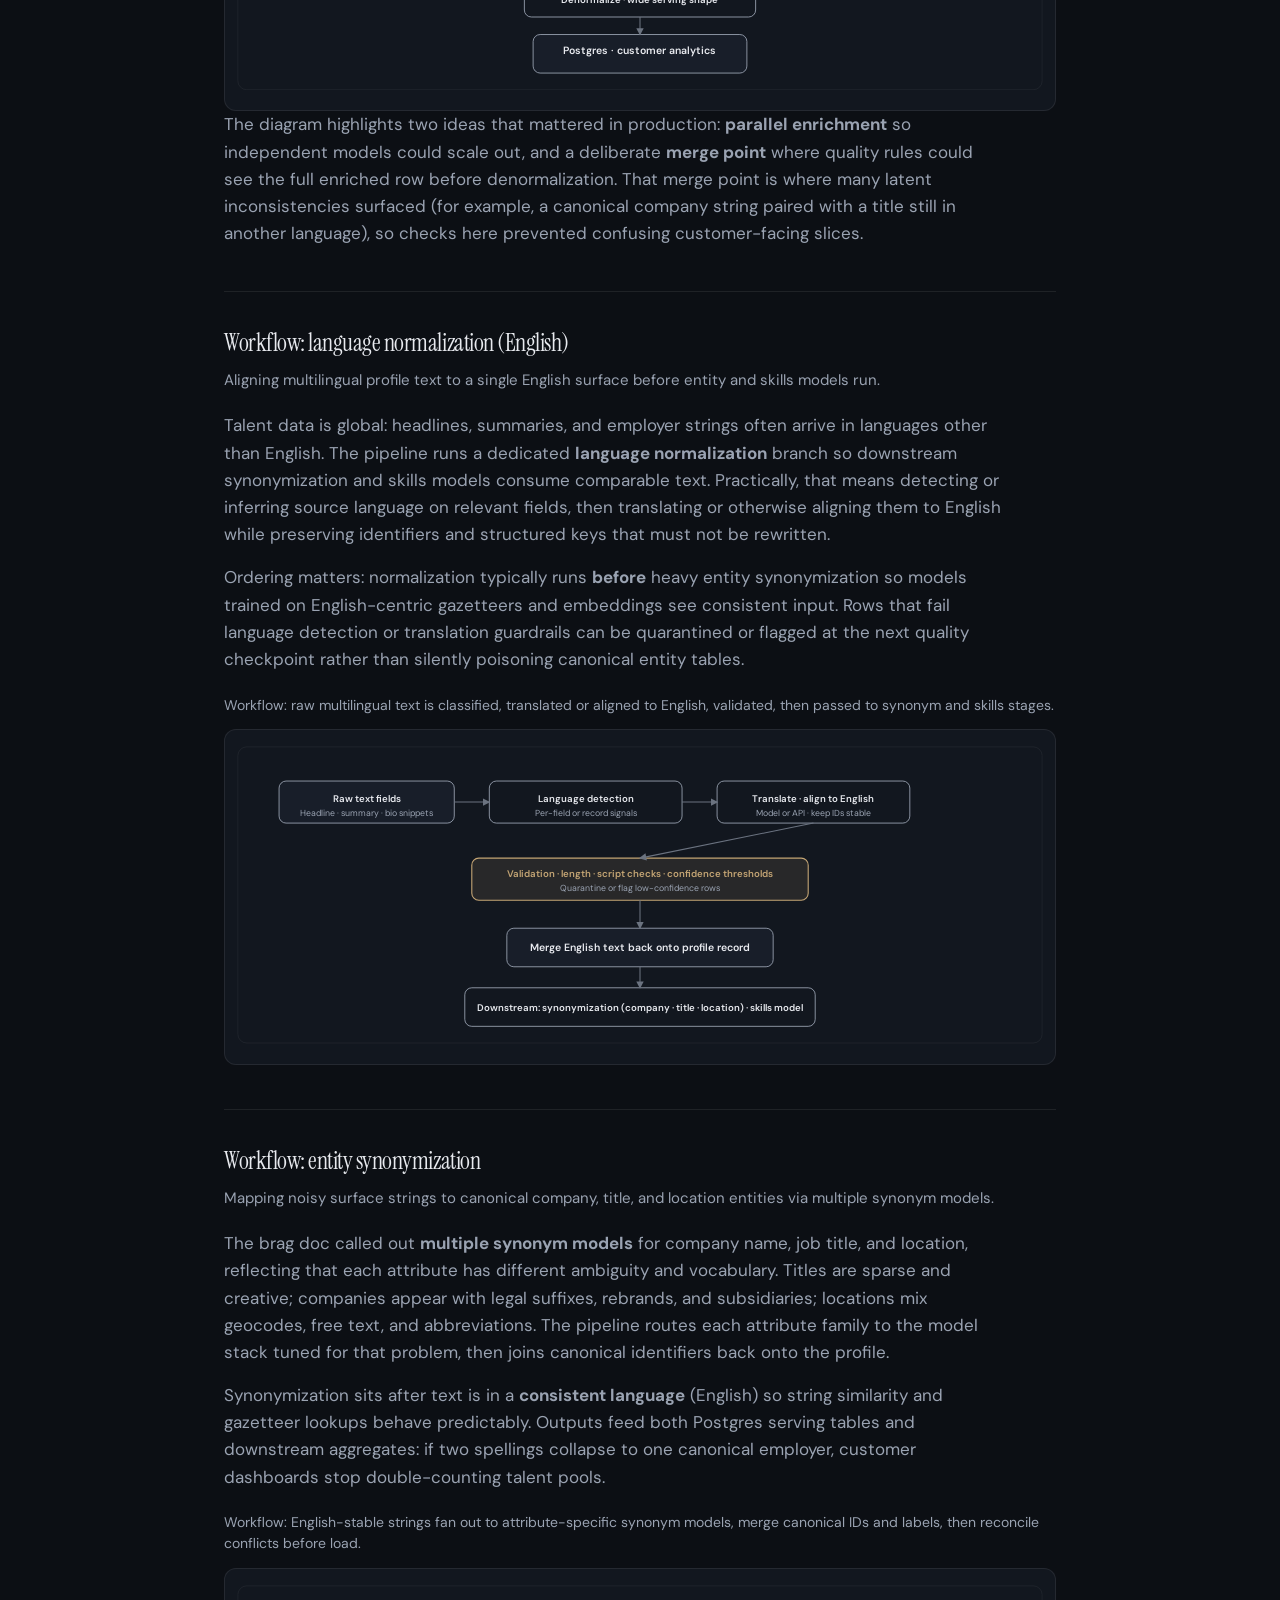
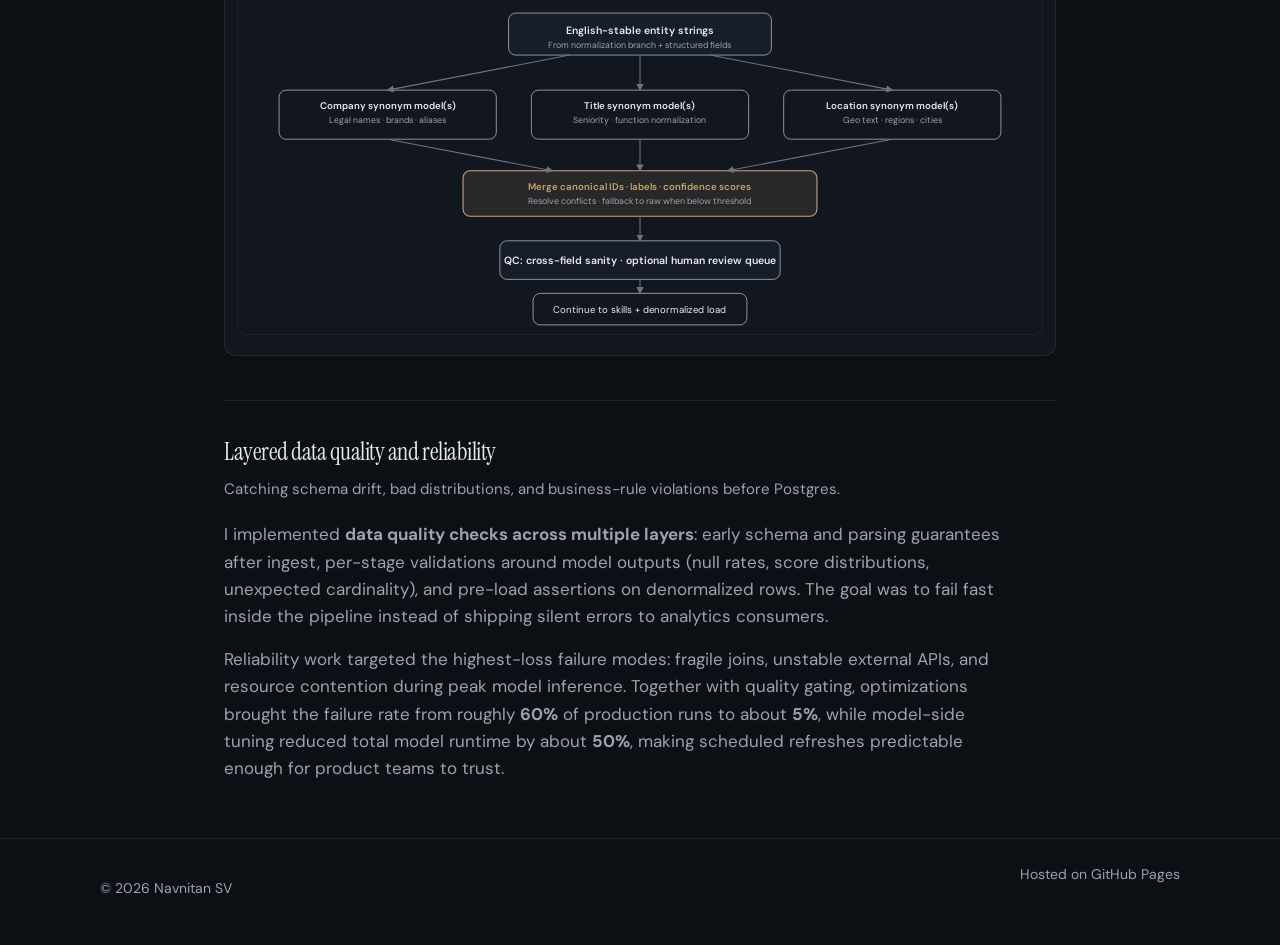
<file: experience/draup-talent-profiles.html>
<!DOCTYPE html>
<html lang="en">
  <head>
    <meta charset="utf-8" />
    <meta name="viewport" content="width=device-width, initial-scale=1" />
    <meta
      name="description"
      content="Talent Profiles Pipeline at Draup: PySpark ingestion, English normalization, entity synonymization, skills ML, layered data quality, Postgres. Navnitan SV."
    />
    <title>Talent Profiles Pipeline · Draup · Navnitan SV</title>
    <link rel="preconnect" href="https://fonts.googleapis.com" />
    <link rel="preconnect" href="https://fonts.gstatic.com" crossorigin />
    <link
      href="https://fonts.googleapis.com/css2?family=DM+Sans:ital,opsz,wght@0,9..40,400;0,9..40,500;0,9..40,600;0,9..40,700;1,9..40,400&family=Instrument+Serif:ital@0;1&display=swap"
      rel="stylesheet"
    />
    <link rel="stylesheet" href="../styles.css" />
  </head>
  <body>
    <a class="skip-link" href="#main">Skip to content</a>
    <header class="site-header">
      <div class="header-inner">
        <a class="logo" href="../index.html">Navnitan SV</a>
        <button type="button" class="nav-toggle" aria-expanded="false" aria-controls="site-nav" aria-label="Open menu">
          <span class="nav-toggle-bar" aria-hidden="true"></span>
          <span class="nav-toggle-bar" aria-hidden="true"></span>
        </button>
        <nav id="site-nav" class="site-nav" aria-label="Primary">
          <ul>
            <li><a href="../index.html#about">About</a></li>
            <li><a href="../index.html#experience">Experience</a></li>
            <li><a href="../index.html#projects">Projects</a></li>
            <li><a href="../index.html#skills">Skills</a></li>
            <li><a href="../index.html#contact" class="nav-cta">Contact</a></li>
          </ul>
        </nav>
      </div>
    </header>

    <main id="main">
      <article class="section report-page">
        <div class="section-inner report-inner">
          <p class="report-back">
            <a href="../index.html#experience">← Back to experience</a>
          </p>
          <header class="report-header">
            <p class="report-context">Draup · SDE 2 · Dec 2024 to Present</p>
            <h1 class="report-title">Talent Profiles Pipeline</h1>
            <p class="report-tech">PySpark · ML &amp; NLP APIs · Entity synonymization · Postgres · Data quality</p>
          </header>
          <div class="report-body">
            <p class="lead-summary">
              I worked on a large-scale talent pipeline that ingests profiles from LinkedIn, Doximity, Google Scholar, Crunchbase, and related sources, then enriches and cleans them through ML models and external APIs. Free-text and structured fields are normalized for a single analytical language surface (English), and company names, titles, and locations are synonymized through multiple dedicated models; skills are inferred by a separate model. After enrichment, data is denormalized and loaded into Postgres for customer-facing analytics. I cut end-to-end model runtime by about half, built quality checks across layers, and helped take production failures from roughly 60% of runs down to about 5%.
            </p>
            <p>
              This system was already in flight when I joined; my contribution centered on <strong>performance</strong>, <strong>reliability</strong>, and <strong>data quality</strong>, making the heavy ML stages cheaper to run, ensuring bad rows were caught before they reached Postgres, and hardening the weakest joins and external calls so the pipeline could sustain regular refreshes without firefighting.
            </p>
          </div>

          <section class="report-wide" aria-labelledby="talent-e2e-title">
            <h2 id="talent-e2e-title">End-to-end talent pipeline</h2>
            <p class="report-sublead">
              Ingestion through enrichment, denormalization, and delivery to the analytics store.
            </p>
            <div class="report-body report-body--inline">
              <p>
                Raw profiles arrive with inconsistent schemas, languages, and entity spellings. The PySpark pipeline normalizes parsing, fans out into <strong>parallel enrichment branches</strong> (language alignment, synonymization, skills inference, and other API-backed cleaners), then merges into a denormalized row shape suited for fast reads in Postgres. That fan-out and merge pattern isolates slow or flaky model calls so one stage does not block unrelated work longer than necessary.
              </p>
              <p>
                <strong>Company name, job title, and location</strong> strings are synonymized using several synonym models so downstream reporting groups variants to canonical entities. <strong>Skills</strong> are predicted by a dedicated model once text fields are stable. Denormalization trades storage for query simplicity: analytics products read wide tables without repeating expensive joins across the serving path.
              </p>
            </div>
            <figure class="dataflow-figure">
              <figcaption>
                Dataflow: heterogeneous sources land in Spark; cleaning and parallel ML or API enrichment (including English normalization and synonymization) converge before denormalization and Postgres load for customer analytics.
              </figcaption>
              <div class="workflow-diagram workflow-diagram--dataflow" role="presentation">
                <svg viewBox="0 0 920 560" xmlns="http://www.w3.org/2000/svg" aria-labelledby="talent-e2e-flow-title talent-e2e-flow-desc">
                  <title id="talent-e2e-flow-title">End-to-end talent profiles pipeline</title>
                  <desc id="talent-e2e-flow-desc">
                    LinkedIn, Doximity, Google Scholar, Crunchbase feed PySpark ingest and cleaning, then parallel enrichment including English text, synonym models, skills model, other APIs, merge, denormalize, Postgres, analytics.
                  </desc>
                  <defs>
                    <marker id="talent-arr" markerWidth="7" markerHeight="7" refX="6" refY="3.5" orient="auto">
                      <polygon points="0 0, 7 3.5, 0 7" fill="#6b7380" />
                    </marker>
                  </defs>
                  <rect x="1" y="1" width="918" height="558" rx="10" fill="none" stroke="rgba(255,255,255,0.06)" />
                  <rect x="40" y="28" width="188" height="40" rx="8" fill="#181e29" stroke="#9aa3b2" stroke-width="1" />
                  <text x="134" y="52" text-anchor="middle" fill="#e8eaef" font-size="11" font-family="DM Sans, system-ui, sans-serif">LinkedIn</text>
                  <rect x="40" y="76" width="188" height="40" rx="8" fill="#181e29" stroke="#9aa3b2" stroke-width="1" />
                  <text x="134" y="100" text-anchor="middle" fill="#e8eaef" font-size="11" font-family="DM Sans, system-ui, sans-serif">Doximity</text>
                  <rect x="248" y="28" width="188" height="40" rx="8" fill="#181e29" stroke="#9aa3b2" stroke-width="1" />
                  <text x="342" y="52" text-anchor="middle" fill="#e8eaef" font-size="11" font-family="DM Sans, system-ui, sans-serif">Google Scholar</text>
                  <rect x="248" y="76" width="188" height="40" rx="8" fill="#181e29" stroke="#9aa3b2" stroke-width="1" />
                  <text x="342" y="100" text-anchor="middle" fill="#e8eaef" font-size="11" font-family="DM Sans, system-ui, sans-serif">Crunchbase</text>
                  <rect x="456" y="52" width="188" height="40" rx="8" fill="#181e29" stroke="#9aa3b2" stroke-width="1" />
                  <text x="550" y="76" text-anchor="middle" fill="#e8eaef" font-size="11" font-family="DM Sans, system-ui, sans-serif">Other feeds</text>
                  <rect x="278" y="148" width="364" height="48" rx="8" fill="rgba(196,165,116,0.12)" stroke="#c4a574" stroke-width="1.25" />
                  <text x="460" y="170" text-anchor="middle" fill="#c4a574" font-size="12" font-weight="600" font-family="DM Sans, system-ui, sans-serif">PySpark ingest · parse · dedupe keys</text>
                  <text x="460" y="186" text-anchor="middle" fill="#9aa3b2" font-size="10" font-family="DM Sans, system-ui, sans-serif">Distributed transforms · defensive parsing</text>
                  <line x1="134" y1="68" x2="360" y2="148" stroke="#6b7380" stroke-width="1.2" marker-end="url(#talent-arr)" />
                  <line x1="134" y1="96" x2="380" y2="148" stroke="#6b7380" stroke-width="1.2" marker-end="url(#talent-arr)" />
                  <line x1="342" y1="68" x2="420" y2="148" stroke="#6b7380" stroke-width="1.2" marker-end="url(#talent-arr)" />
                  <line x1="342" y1="96" x2="440" y2="148" stroke="#6b7380" stroke-width="1.2" marker-end="url(#talent-arr)" />
                  <line x1="550" y1="92" x2="480" y2="148" stroke="#6b7380" stroke-width="1.2" marker-end="url(#talent-arr)" />
                  <rect x="318" y="220" width="284" height="40" rx="8" fill="#12171f" stroke="#9aa3b2" stroke-width="1" />
                  <text x="460" y="244" text-anchor="middle" fill="#e8eaef" font-size="11" font-family="DM Sans, system-ui, sans-serif">Row-level cleaning · schema alignment</text>
                  <line x1="460" y1="196" x2="460" y2="220" stroke="#6b7380" stroke-width="1.2" marker-end="url(#talent-arr)" />
                  <rect x="48" y="292" width="200" height="48" rx="8" fill="#181e29" stroke="#9aa3b2" stroke-width="1" />
                  <text x="148" y="314" text-anchor="middle" fill="#e8eaef" font-size="11" font-weight="600" font-family="DM Sans, system-ui, sans-serif">English normalization</text>
                  <text x="148" y="330" text-anchor="middle" fill="#9aa3b2" font-size="9" font-family="DM Sans, system-ui, sans-serif">Translate · align text</text>
                  <rect x="360" y="292" width="200" height="48" rx="8" fill="#181e29" stroke="#9aa3b2" stroke-width="1" />
                  <text x="460" y="314" text-anchor="middle" fill="#e8eaef" font-size="11" font-weight="600" font-family="DM Sans, system-ui, sans-serif">Synonym models</text>
                  <text x="460" y="330" text-anchor="middle" fill="#9aa3b2" font-size="9" font-family="DM Sans, system-ui, sans-serif">Company · title · location</text>
                  <rect x="672" y="292" width="200" height="48" rx="8" fill="#181e29" stroke="#9aa3b2" stroke-width="1" />
                  <text x="772" y="314" text-anchor="middle" fill="#e8eaef" font-size="11" font-weight="600" font-family="DM Sans, system-ui, sans-serif">Skills model + APIs</text>
                  <text x="772" y="330" text-anchor="middle" fill="#9aa3b2" font-size="9" font-family="DM Sans, system-ui, sans-serif">Inference · enrichment</text>
                  <path d="M 400 260 L 148 292" stroke="#6b7380" stroke-width="1.2" fill="none" marker-end="url(#talent-arr)" />
                  <line x1="460" y1="260" x2="460" y2="292" stroke="#6b7380" stroke-width="1.2" marker-end="url(#talent-arr)" />
                  <path d="M 520 260 L 772 292" stroke="#6b7380" stroke-width="1.2" fill="none" marker-end="url(#talent-arr)" />
                  <rect x="318" y="372" width="284" height="44" rx="8" fill="rgba(196,165,116,0.12)" stroke="#c4a574" stroke-width="1.25" />
                  <text x="460" y="394" text-anchor="middle" fill="#c4a574" font-size="12" font-weight="600" font-family="DM Sans, system-ui, sans-serif">Merge enriched attributes · QC checkpoints</text>
                  <text x="460" y="408" text-anchor="middle" fill="#9aa3b2" font-size="9" font-family="DM Sans, system-ui, sans-serif">Layered validation at stage boundaries</text>
                  <line x1="148" y1="340" x2="380" y2="372" stroke="#6b7380" stroke-width="1.2" marker-end="url(#talent-arr)" />
                  <line x1="460" y1="340" x2="460" y2="372" stroke="#6b7380" stroke-width="1.2" marker-end="url(#talent-arr)" />
                  <line x1="772" y1="340" x2="540" y2="372" stroke="#6b7380" stroke-width="1.2" marker-end="url(#talent-arr)" />
                  <rect x="328" y="436" width="264" height="40" rx="8" fill="#12171f" stroke="#9aa3b2" stroke-width="1" />
                  <text x="460" y="460" text-anchor="middle" fill="#e8eaef" font-size="11" font-weight="600" font-family="DM Sans, system-ui, sans-serif">Denormalize · wide serving shape</text>
                  <line x1="460" y1="416" x2="460" y2="436" stroke="#6b7380" stroke-width="1.2" marker-end="url(#talent-arr)" />
                  <rect x="338" y="496" width="244" height="44" rx="8" fill="#181e29" stroke="#9aa3b2" stroke-width="1" />
                  <text x="460" y="518" text-anchor="middle" fill="#e8eaef" font-size="12" font-weight="600" font-family="DM Sans, system-ui, sans-serif">Postgres · customer analytics</text>
                  <line x1="460" y1="476" x2="460" y2="496" stroke="#6b7380" stroke-width="1.2" marker-end="url(#talent-arr)" />
                </svg>
              </div>
            </figure>
            <div class="report-body">
              <p>
                The diagram highlights two ideas that mattered in production: <strong>parallel enrichment</strong> so independent models could scale out, and a deliberate <strong>merge point</strong> where quality rules could see the full enriched row before denormalization. That merge point is where many latent inconsistencies surfaced (for example, a canonical company string paired with a title still in another language), so checks here prevented confusing customer-facing slices.
              </p>
            </div>
          </section>

          <section class="report-wide" aria-labelledby="talent-lang-title">
            <h2 id="talent-lang-title">Workflow: language normalization (English)</h2>
            <p class="report-sublead">
              Aligning multilingual profile text to a single English surface before entity and skills models run.
            </p>
            <div class="report-body report-body--inline">
              <p>
                Talent data is global: headlines, summaries, and employer strings often arrive in languages other than English. The pipeline runs a dedicated <strong>language normalization</strong> branch so downstream synonymization and skills models consume comparable text. Practically, that means detecting or inferring source language on relevant fields, then translating or otherwise aligning them to English while preserving identifiers and structured keys that must not be rewritten.
              </p>
              <p>
                Ordering matters: normalization typically runs <strong>before</strong> heavy entity synonymization so models trained on English-centric gazetteers and embeddings see consistent input. Rows that fail language detection or translation guardrails can be quarantined or flagged at the next quality checkpoint rather than silently poisoning canonical entity tables.
              </p>
            </div>
            <figure class="dataflow-figure">
              <figcaption>
                Workflow: raw multilingual text is classified, translated or aligned to English, validated, then passed to synonym and skills stages.
              </figcaption>
              <div class="workflow-diagram workflow-diagram--dataflow" role="presentation">
                <svg viewBox="0 0 920 340" xmlns="http://www.w3.org/2000/svg" aria-labelledby="talent-lang-flow-title talent-lang-flow-desc">
                  <title id="talent-lang-flow-title">English normalization workflow</title>
                  <desc id="talent-lang-flow-desc">
                    Raw fields, language detection, translate to English, validation, merge to profile, then downstream synonym and skills models.
                  </desc>
                  <defs>
                    <marker id="talent-arr2" markerWidth="7" markerHeight="7" refX="6" refY="3.5" orient="auto">
                      <polygon points="0 0, 7 3.5, 0 7" fill="#6b7380" />
                    </marker>
                  </defs>
                  <rect x="1" y="1" width="918" height="338" rx="10" fill="none" stroke="rgba(255,255,255,0.06)" />
                  <rect x="48" y="40" width="200" height="48" rx="8" fill="#181e29" stroke="#9aa3b2" stroke-width="1" />
                  <text x="148" y="64" text-anchor="middle" fill="#e8eaef" font-size="11" font-weight="600" font-family="DM Sans, system-ui, sans-serif">Raw text fields</text>
                  <text x="148" y="80" text-anchor="middle" fill="#9aa3b2" font-size="10" font-family="DM Sans, system-ui, sans-serif">Headline · summary · bio snippets</text>
                  <rect x="288" y="40" width="220" height="48" rx="8" fill="#12171f" stroke="#9aa3b2" stroke-width="1" />
                  <text x="398" y="64" text-anchor="middle" fill="#e8eaef" font-size="11" font-weight="600" font-family="DM Sans, system-ui, sans-serif">Language detection</text>
                  <text x="398" y="80" text-anchor="middle" fill="#9aa3b2" font-size="10" font-family="DM Sans, system-ui, sans-serif">Per-field or record signals</text>
                  <rect x="548" y="40" width="220" height="48" rx="8" fill="#12171f" stroke="#9aa3b2" stroke-width="1" />
                  <text x="658" y="64" text-anchor="middle" fill="#e8eaef" font-size="11" font-weight="600" font-family="DM Sans, system-ui, sans-serif">Translate · align to English</text>
                  <text x="658" y="80" text-anchor="middle" fill="#9aa3b2" font-size="10" font-family="DM Sans, system-ui, sans-serif">Model or API · keep IDs stable</text>
                  <line x1="248" y1="64" x2="288" y2="64" stroke="#6b7380" stroke-width="1.2" marker-end="url(#talent-arr2)" />
                  <line x1="508" y1="64" x2="548" y2="64" stroke="#6b7380" stroke-width="1.2" marker-end="url(#talent-arr2)" />
                  <rect x="268" y="128" width="384" height="48" rx="8" fill="rgba(196,165,116,0.12)" stroke="#c4a574" stroke-width="1.25" />
                  <text x="460" y="150" text-anchor="middle" fill="#c4a574" font-size="11" font-weight="600" font-family="DM Sans, system-ui, sans-serif">Validation · length · script checks · confidence thresholds</text>
                  <text x="460" y="166" text-anchor="middle" fill="#9aa3b2" font-size="10" font-family="DM Sans, system-ui, sans-serif">Quarantine or flag low-confidence rows</text>
                  <line x1="658" y1="88" x2="460" y2="128" stroke="#6b7380" stroke-width="1.2" marker-end="url(#talent-arr2)" />
                  <rect x="308" y="208" width="304" height="44" rx="8" fill="#181e29" stroke="#9aa3b2" stroke-width="1" />
                  <text x="460" y="234" text-anchor="middle" fill="#e8eaef" font-size="12" font-weight="600" font-family="DM Sans, system-ui, sans-serif">Merge English text back onto profile record</text>
                  <line x1="460" y1="176" x2="460" y2="208" stroke="#6b7380" stroke-width="1.2" marker-end="url(#talent-arr2)" />
                  <rect x="260" y="276" width="400" height="44" rx="8" fill="#12171f" stroke="#9aa3b2" stroke-width="1" />
                  <text x="460" y="302" text-anchor="middle" fill="#e8eaef" font-size="11" font-weight="600" font-family="DM Sans, system-ui, sans-serif">Downstream: synonymization (company · title · location) · skills model</text>
                  <line x1="460" y1="252" x2="460" y2="276" stroke="#6b7380" stroke-width="1.2" marker-end="url(#talent-arr2)" />
                </svg>
              </div>
            </figure>
          </section>

          <section class="report-wide" aria-labelledby="talent-syn-title">
            <h2 id="talent-syn-title">Workflow: entity synonymization</h2>
            <p class="report-sublead">
              Mapping noisy surface strings to canonical company, title, and location entities via multiple synonym models.
            </p>
            <div class="report-body report-body--inline">
              <p>
                The brag doc called out <strong>multiple synonym models</strong> for company name, job title, and location, reflecting that each attribute has different ambiguity and vocabulary. Titles are sparse and creative; companies appear with legal suffixes, rebrands, and subsidiaries; locations mix geocodes, free text, and abbreviations. The pipeline routes each attribute family to the model stack tuned for that problem, then joins canonical identifiers back onto the profile.
              </p>
              <p>
                Synonymization sits after text is in a <strong>consistent language</strong> (English) so string similarity and gazetteer lookups behave predictably. Outputs feed both Postgres serving tables and downstream aggregates: if two spellings collapse to one canonical employer, customer dashboards stop double-counting talent pools.
              </p>
            </div>
            <figure class="dataflow-figure">
              <figcaption>
                Workflow: English-stable strings fan out to attribute-specific synonym models, merge canonical IDs and labels, then reconcile conflicts before load.
              </figcaption>
              <div class="workflow-diagram workflow-diagram--dataflow" role="presentation">
                <svg viewBox="0 0 920 400" xmlns="http://www.w3.org/2000/svg" aria-labelledby="talent-syn-flow-title talent-syn-flow-desc">
                  <title id="talent-syn-flow-title">Entity synonymization workflow</title>
                  <desc id="talent-syn-flow-desc">
                    English-normalized strings split to company, title, and location synonym models, then merge canonical entities with scoring and QC.
                  </desc>
                  <defs>
                    <marker id="talent-arr3" markerWidth="7" markerHeight="7" refX="6" refY="3.5" orient="auto">
                      <polygon points="0 0, 7 3.5, 0 7" fill="#6b7380" />
                    </marker>
                  </defs>
                  <rect x="1" y="1" width="918" height="398" rx="10" fill="none" stroke="rgba(255,255,255,0.06)" />
                  <rect x="310" y="32" width="300" height="48" rx="8" fill="#181e29" stroke="#9aa3b2" stroke-width="1" />
                  <text x="460" y="56" text-anchor="middle" fill="#e8eaef" font-size="12" font-weight="600" font-family="DM Sans, system-ui, sans-serif">English-stable entity strings</text>
                  <text x="460" y="72" text-anchor="middle" fill="#9aa3b2" font-size="10" font-family="DM Sans, system-ui, sans-serif">From normalization branch + structured fields</text>
                  <rect x="48" y="120" width="248" height="56" rx="8" fill="#12171f" stroke="#9aa3b2" stroke-width="1" />
                  <text x="172" y="142" text-anchor="middle" fill="#e8eaef" font-size="11" font-weight="600" font-family="DM Sans, system-ui, sans-serif">Company synonym model(s)</text>
                  <text x="172" y="158" text-anchor="middle" fill="#9aa3b2" font-size="10" font-family="DM Sans, system-ui, sans-serif">Legal names · brands · aliases</text>
                  <rect x="336" y="120" width="248" height="56" rx="8" fill="#12171f" stroke="#9aa3b2" stroke-width="1" />
                  <text x="460" y="142" text-anchor="middle" fill="#e8eaef" font-size="11" font-weight="600" font-family="DM Sans, system-ui, sans-serif">Title synonym model(s)</text>
                  <text x="460" y="158" text-anchor="middle" fill="#9aa3b2" font-size="10" font-family="DM Sans, system-ui, sans-serif">Seniority · function normalization</text>
                  <rect x="624" y="120" width="248" height="56" rx="8" fill="#12171f" stroke="#9aa3b2" stroke-width="1" />
                  <text x="748" y="142" text-anchor="middle" fill="#e8eaef" font-size="11" font-weight="600" font-family="DM Sans, system-ui, sans-serif">Location synonym model(s)</text>
                  <text x="748" y="158" text-anchor="middle" fill="#9aa3b2" font-size="10" font-family="DM Sans, system-ui, sans-serif">Geo text · regions · cities</text>
                  <path d="M 380 80 L 172 120" stroke="#6b7380" stroke-width="1.2" fill="none" marker-end="url(#talent-arr3)" />
                  <line x1="460" y1="80" x2="460" y2="120" stroke="#6b7380" stroke-width="1.2" marker-end="url(#talent-arr3)" />
                  <path d="M 540 80 L 748 120" stroke="#6b7380" stroke-width="1.2" fill="none" marker-end="url(#talent-arr3)" />
                  <rect x="258" y="212" width="404" height="52" rx="8" fill="rgba(196,165,116,0.12)" stroke="#c4a574" stroke-width="1.25" />
                  <text x="460" y="234" text-anchor="middle" fill="#c4a574" font-size="11" font-weight="600" font-family="DM Sans, system-ui, sans-serif">Merge canonical IDs · labels · confidence scores</text>
                  <text x="460" y="250" text-anchor="middle" fill="#9aa3b2" font-size="10" font-family="DM Sans, system-ui, sans-serif">Resolve conflicts · fallback to raw when below threshold</text>
                  <line x1="172" y1="176" x2="360" y2="212" stroke="#6b7380" stroke-width="1.2" marker-end="url(#talent-arr3)" />
                  <line x1="460" y1="176" x2="460" y2="212" stroke="#6b7380" stroke-width="1.2" marker-end="url(#talent-arr3)" />
                  <line x1="748" y1="176" x2="560" y2="212" stroke="#6b7380" stroke-width="1.2" marker-end="url(#talent-arr3)" />
                  <rect x="300" y="292" width="320" height="44" rx="8" fill="#181e29" stroke="#9aa3b2" stroke-width="1" />
                  <text x="460" y="318" text-anchor="middle" fill="#e8eaef" font-size="12" font-weight="600" font-family="DM Sans, system-ui, sans-serif">QC: cross-field sanity · optional human review queue</text>
                  <line x1="460" y1="264" x2="460" y2="292" stroke="#6b7380" stroke-width="1.2" marker-end="url(#talent-arr3)" />
                  <rect x="338" y="352" width="244" height="36" rx="8" fill="#12171f" stroke="#9aa3b2" stroke-width="1" />
                  <text x="460" y="374" text-anchor="middle" fill="#e8eaef" font-size="11" font-family="DM Sans, system-ui, sans-serif">Continue to skills + denormalized load</text>
                  <line x1="460" y1="336" x2="460" y2="352" stroke="#6b7380" stroke-width="1.2" marker-end="url(#talent-arr3)" />
                </svg>
              </div>
            </figure>
          </section>

          <section class="report-wide" aria-labelledby="talent-dq-title">
            <h2 id="talent-dq-title">Layered data quality and reliability</h2>
            <p class="report-sublead">
              Catching schema drift, bad distributions, and business-rule violations before Postgres.
            </p>
            <div class="report-body">
              <p>
                I implemented <strong>data quality checks across multiple layers</strong>: early schema and parsing guarantees after ingest, per-stage validations around model outputs (null rates, score distributions, unexpected cardinality), and pre-load assertions on denormalized rows. The goal was to fail fast inside the pipeline instead of shipping silent errors to analytics consumers.
              </p>
              <p>
                Reliability work targeted the highest-loss failure modes: fragile joins, unstable external APIs, and resource contention during peak model inference. Together with quality gating, optimizations brought the failure rate from roughly <strong>60%</strong> of production runs to about <strong>5%</strong>, while model-side tuning reduced total model runtime by about <strong>50%</strong>, making scheduled refreshes predictable enough for product teams to trust.
              </p>
            </div>
          </section>
        </div>
      </article>
    </main>

    <footer class="site-footer">
      <div class="footer-inner">
        <p>© <span id="year"></span> Navnitan SV</p>
        <p class="footer-note">Hosted on GitHub Pages</p>
      </div>
    </footer>

    <script>
      document.getElementById("year").textContent = new Date().getFullYear();
      var nav = document.getElementById("site-nav");
      var toggle = document.querySelector(".nav-toggle");
      toggle.addEventListener("click", function () {
        var open = nav.classList.toggle("is-open");
        toggle.setAttribute("aria-expanded", open);
        toggle.setAttribute("aria-label", open ? "Close menu" : "Open menu");
      });
      nav.querySelectorAll("a").forEach(function (link) {
        link.addEventListener("click", function () {
          nav.classList.remove("is-open");
          toggle.setAttribute("aria-expanded", "false");
          toggle.setAttribute("aria-label", "Open menu");
        });
      });
    </script>
  </body>
</html>
</file>
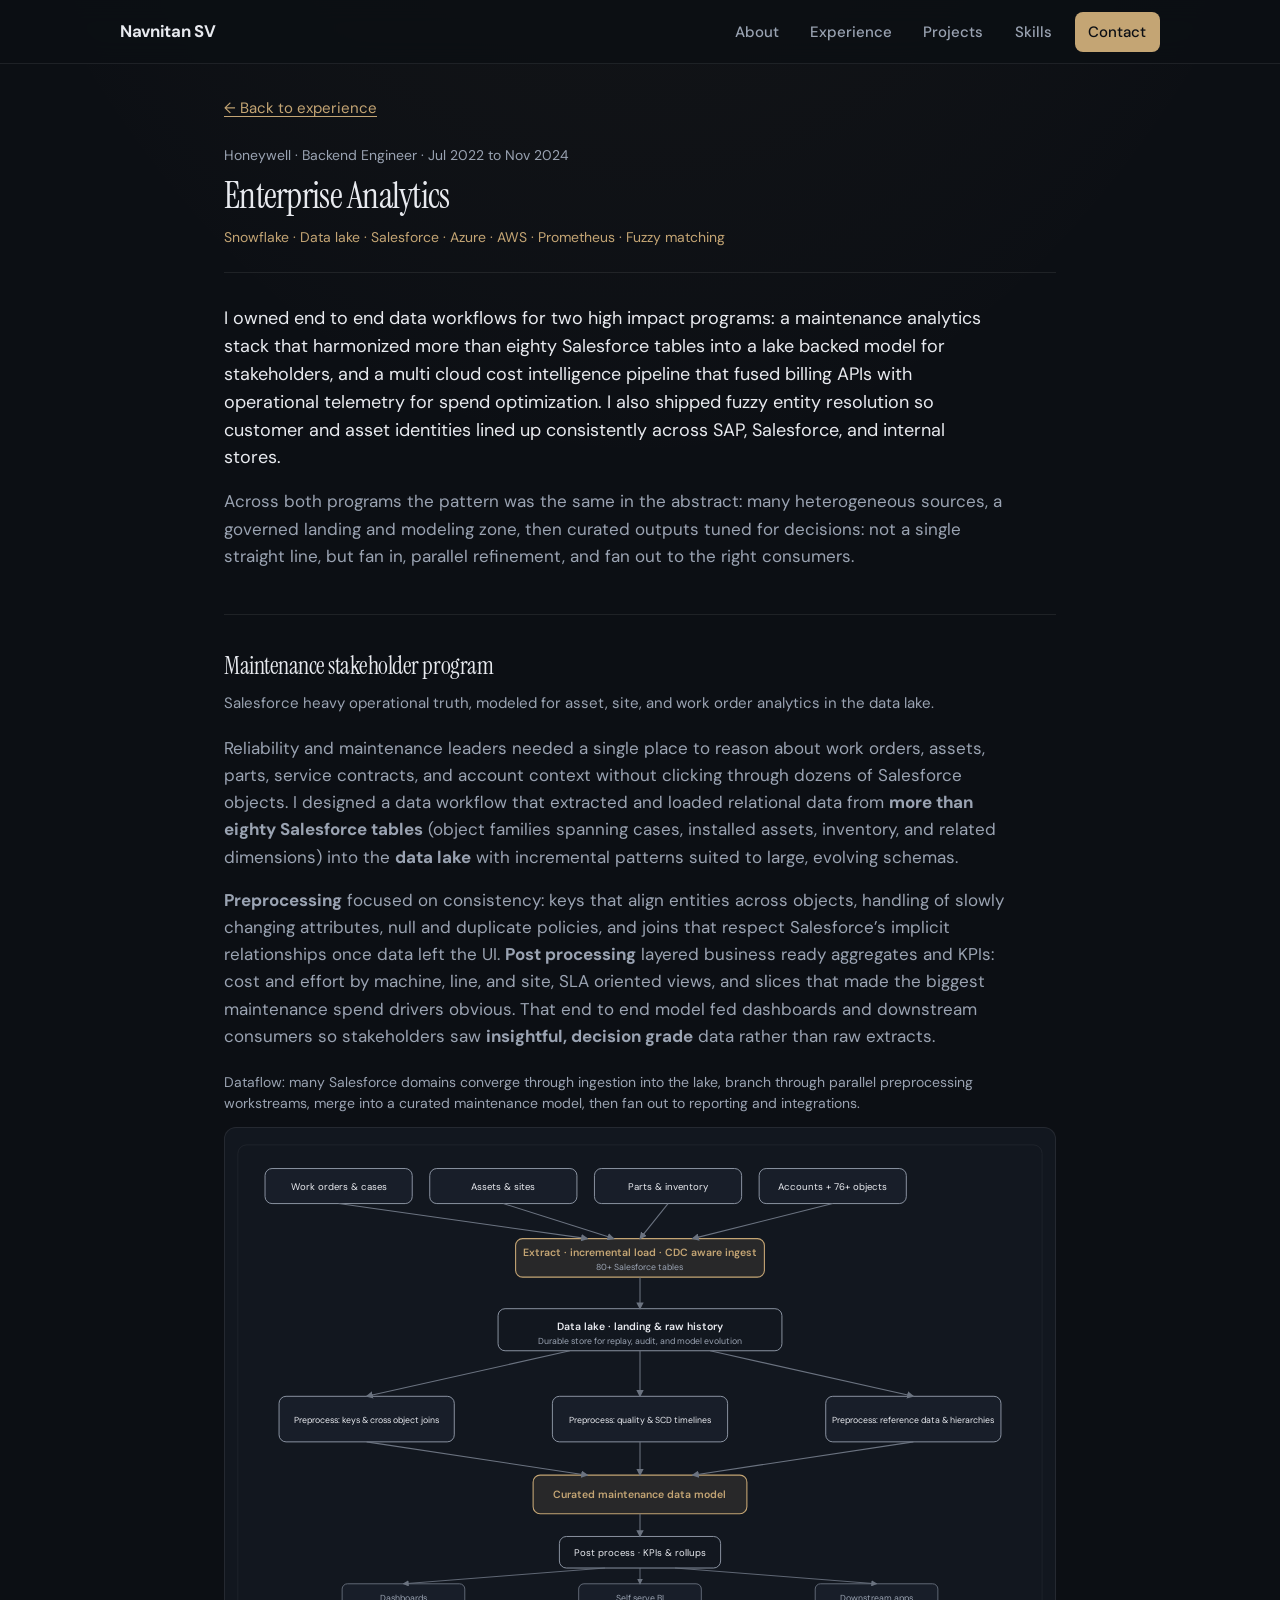
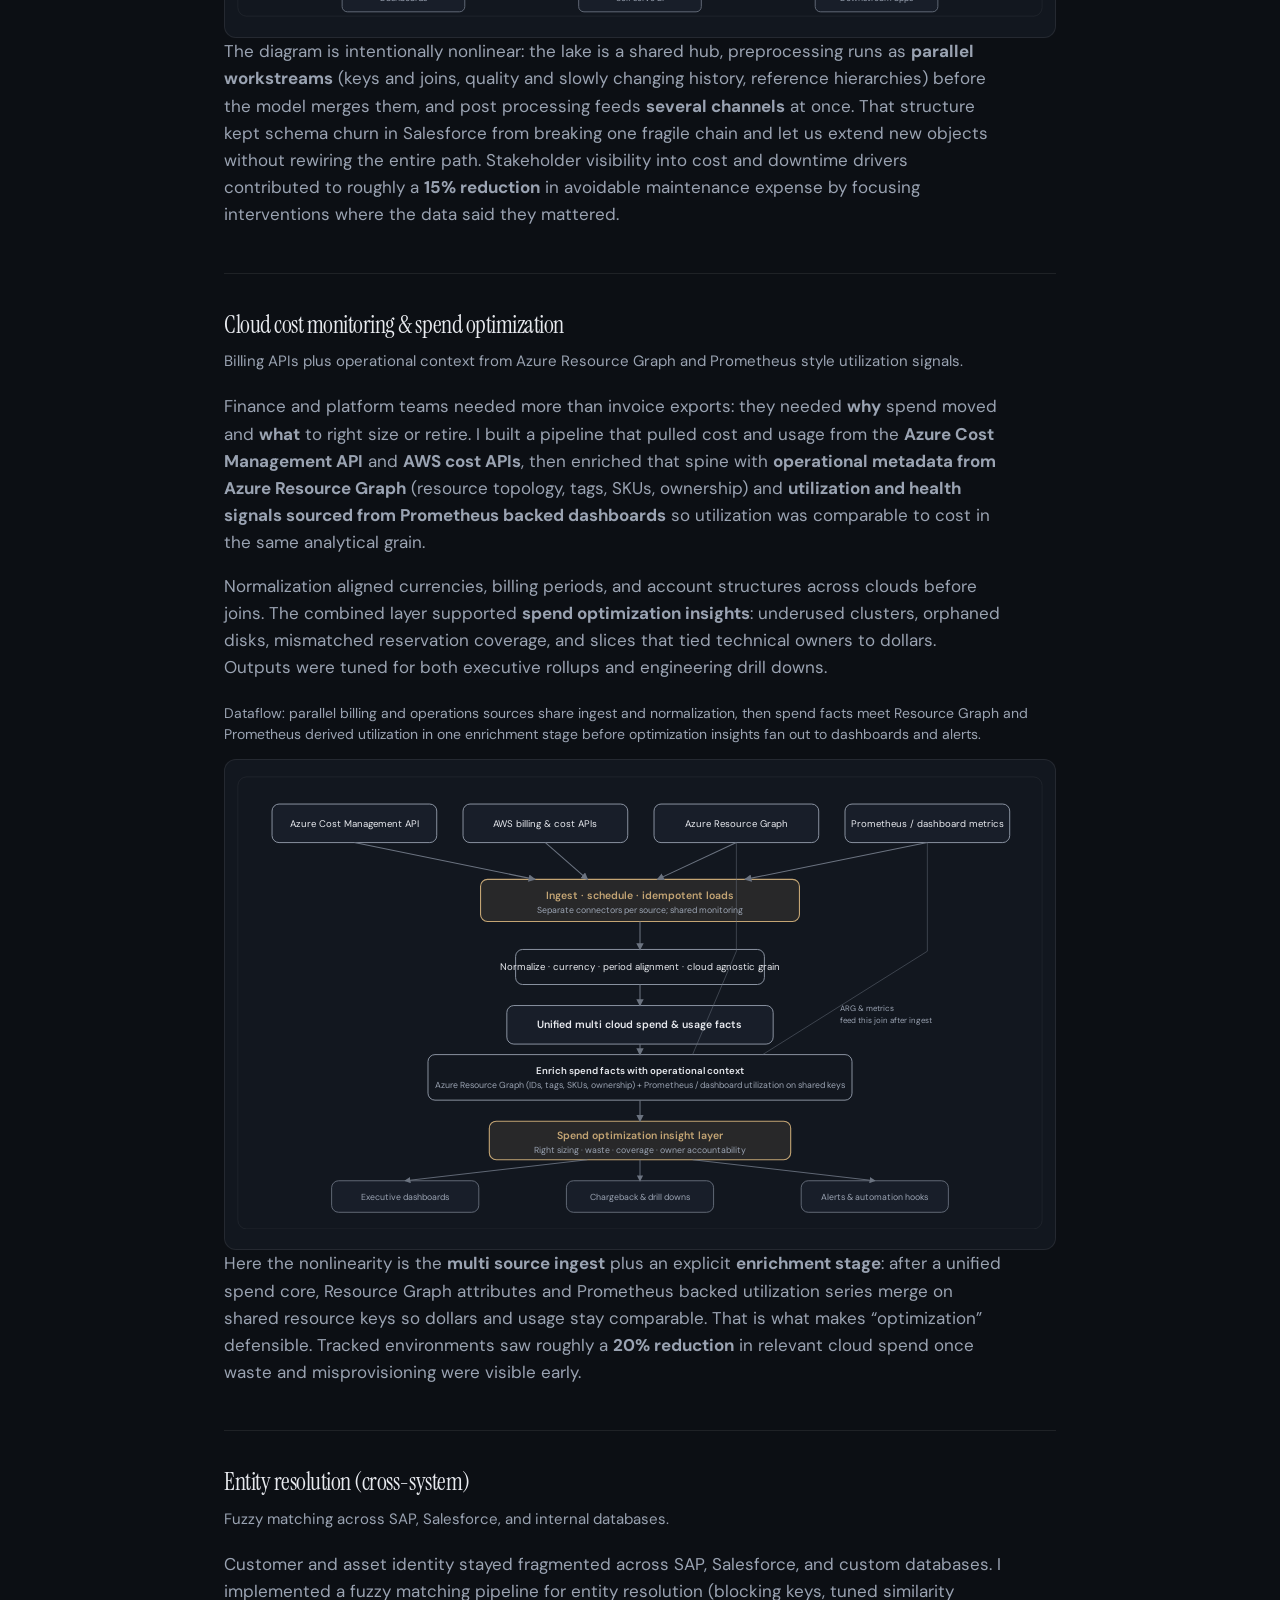
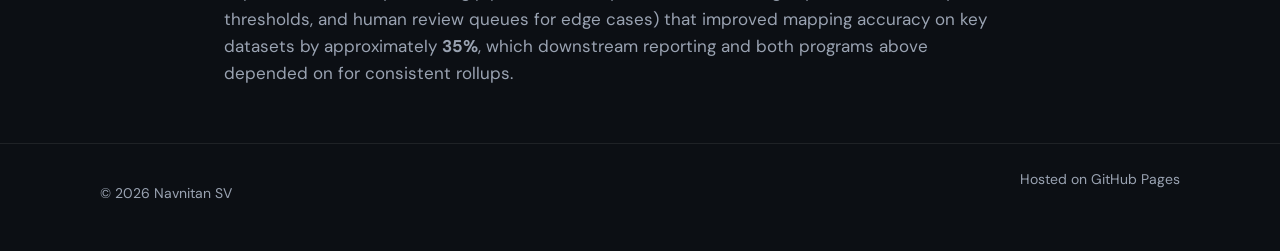
<file: experience/honeywell-enterprise-analytics.html>
<!DOCTYPE html>
<html lang="en">
  <head>
    <meta charset="utf-8" />
    <meta name="viewport" content="width=device-width, initial-scale=1" />
    <meta
      name="description"
      content="Honeywell enterprise analytics: Salesforce to data lake maintenance data model, multi source cloud cost pipelines, spend optimization insights. Navnitan SV."
    />
    <title>Enterprise Analytics · Honeywell · Navnitan SV</title>
    <link rel="preconnect" href="https://fonts.googleapis.com" />
    <link rel="preconnect" href="https://fonts.gstatic.com" crossorigin />
    <link
      href="https://fonts.googleapis.com/css2?family=DM+Sans:ital,opsz,wght@0,9..40,400;0,9..40,500;0,9..40,600;0,9..40,700;1,9..40,400&family=Instrument+Serif:ital@0;1&display=swap"
      rel="stylesheet"
    />
    <link rel="stylesheet" href="../styles.css" />
  </head>
  <body>
    <a class="skip-link" href="#main">Skip to content</a>
    <header class="site-header">
      <div class="header-inner">
        <a class="logo" href="../index.html">Navnitan SV</a>
        <button type="button" class="nav-toggle" aria-expanded="false" aria-controls="site-nav" aria-label="Open menu">
          <span class="nav-toggle-bar" aria-hidden="true"></span>
          <span class="nav-toggle-bar" aria-hidden="true"></span>
        </button>
        <nav id="site-nav" class="site-nav" aria-label="Primary">
          <ul>
            <li><a href="../index.html#about">About</a></li>
            <li><a href="../index.html#experience">Experience</a></li>
            <li><a href="../index.html#projects">Projects</a></li>
            <li><a href="../index.html#skills">Skills</a></li>
            <li><a href="../index.html#contact" class="nav-cta">Contact</a></li>
          </ul>
        </nav>
      </div>
    </header>

    <main id="main">
      <article class="section report-page">
        <div class="section-inner report-inner">
          <p class="report-back">
            <a href="../index.html#experience">← Back to experience</a>
          </p>
          <header class="report-header">
            <p class="report-context">Honeywell · Backend Engineer · Jul 2022 to Nov 2024</p>
            <h1 class="report-title">Enterprise Analytics</h1>
            <p class="report-tech">Snowflake · Data lake · Salesforce · Azure · AWS · Prometheus · Fuzzy matching</p>
          </header>
          <div class="report-body">
            <p class="lead-summary">
              I owned end to end data workflows for two high impact programs: a maintenance analytics stack that harmonized more than eighty Salesforce tables into a lake backed model for stakeholders, and a multi cloud cost intelligence pipeline that fused billing APIs with operational telemetry for spend optimization. I also shipped fuzzy entity resolution so customer and asset identities lined up consistently across SAP, Salesforce, and internal stores.
            </p>
            <p>
              Across both programs the pattern was the same in the abstract: many heterogeneous sources, a governed landing and modeling zone, then curated outputs tuned for decisions: not a single straight line, but fan in, parallel refinement, and fan out to the right consumers.
            </p>
          </div>

          <section class="report-wide" aria-labelledby="maint-title">
            <h2 id="maint-title">Maintenance stakeholder program</h2>
            <p class="report-sublead">
              Salesforce heavy operational truth, modeled for asset, site, and work order analytics in the data lake.
            </p>
            <div class="report-body report-body--inline">
              <p>
                Reliability and maintenance leaders needed a single place to reason about work orders, assets, parts, service contracts, and account context without clicking through dozens of Salesforce objects. I designed a data workflow that extracted and loaded relational data from <strong>more than eighty Salesforce tables</strong> (object families spanning cases, installed assets, inventory, and related dimensions) into the <strong>data lake</strong> with incremental patterns suited to large, evolving schemas.
              </p>
              <p>
                <strong>Preprocessing</strong> focused on consistency: keys that align entities across objects, handling of slowly changing attributes, null and duplicate policies, and joins that respect Salesforce’s implicit relationships once data left the UI. <strong>Post processing</strong> layered business ready aggregates and KPIs: cost and effort by machine, line, and site, SLA oriented views, and slices that made the biggest maintenance spend drivers obvious. That end to end model fed dashboards and downstream consumers so stakeholders saw <strong>insightful, decision grade</strong> data rather than raw extracts.
              </p>
            </div>
            <figure class="dataflow-figure">
              <figcaption>
                Dataflow: many Salesforce domains converge through ingestion into the lake, branch through parallel preprocessing workstreams, merge into a curated maintenance model, then fan out to reporting and integrations.
              </figcaption>
              <div class="workflow-diagram workflow-diagram--dataflow" role="presentation">
                <svg viewBox="0 0 920 540" xmlns="http://www.w3.org/2000/svg" aria-labelledby="maint-flow-title maint-flow-desc">
                  <title id="maint-flow-title">Maintenance analytics dataflow</title>
                  <desc id="maint-flow-desc">
                    Multiple Salesforce table groups connect to extract and load, then data lake, parallel preprocessing paths, curated model, post processing, and multiple consumer channels.
                  </desc>
                  <defs>
                    <marker id="m-arr" markerWidth="7" markerHeight="7" refX="6" refY="3.5" orient="auto">
                      <polygon points="0 0, 7 3.5, 0 7" fill="#6b7380" />
                    </marker>
                  </defs>
                  <rect x="1" y="1" width="918" height="538" rx="10" fill="none" stroke="rgba(255,255,255,0.06)" />
                  <!-- Sources -->
                  <rect x="32" y="28" width="168" height="40" rx="8" fill="#181e29" stroke="#9aa3b2" stroke-width="1" />
                  <text x="116" y="52" text-anchor="middle" fill="#e8eaef" font-size="11" font-family="DM Sans, system-ui, sans-serif">Work orders &amp; cases</text>
                  <rect x="220" y="28" width="168" height="40" rx="8" fill="#181e29" stroke="#9aa3b2" stroke-width="1" />
                  <text x="304" y="52" text-anchor="middle" fill="#e8eaef" font-size="11" font-family="DM Sans, system-ui, sans-serif">Assets &amp; sites</text>
                  <rect x="408" y="28" width="168" height="40" rx="8" fill="#181e29" stroke="#9aa3b2" stroke-width="1" />
                  <text x="492" y="52" text-anchor="middle" fill="#e8eaef" font-size="11" font-family="DM Sans, system-ui, sans-serif">Parts &amp; inventory</text>
                  <rect x="596" y="28" width="168" height="40" rx="8" fill="#181e29" stroke="#9aa3b2" stroke-width="1" />
                  <text x="680" y="52" text-anchor="middle" fill="#e8eaef" font-size="11" font-family="DM Sans, system-ui, sans-serif">Accounts + 76+ objects</text>
                  <!-- Ingest -->
                  <rect x="318" y="108" width="284" height="44" rx="8" fill="rgba(196,165,116,0.12)" stroke="#c4a574" stroke-width="1.25" />
                  <text x="460" y="128" text-anchor="middle" fill="#c4a574" font-size="12" font-weight="600" font-family="DM Sans, system-ui, sans-serif">Extract · incremental load · CDC aware ingest</text>
                  <text x="460" y="144" text-anchor="middle" fill="#9aa3b2" font-size="10" font-family="DM Sans, system-ui, sans-serif">80+ Salesforce tables</text>
                  <!-- Arrows sources to ingest -->
                  <line x1="116" y1="68" x2="400" y2="108" stroke="#6b7380" stroke-width="1.2" marker-end="url(#m-arr)" />
                  <line x1="304" y1="68" x2="430" y2="108" stroke="#6b7380" stroke-width="1.2" marker-end="url(#m-arr)" />
                  <line x1="492" y1="68" x2="460" y2="108" stroke="#6b7380" stroke-width="1.2" marker-end="url(#m-arr)" />
                  <line x1="680" y1="68" x2="520" y2="108" stroke="#6b7380" stroke-width="1.2" marker-end="url(#m-arr)" />
                  <!-- Lake -->
                  <rect x="298" y="188" width="324" height="48" rx="8" fill="#12171f" stroke="#9aa3b2" stroke-width="1" />
                  <text x="460" y="212" text-anchor="middle" fill="#e8eaef" font-size="12" font-weight="600" font-family="DM Sans, system-ui, sans-serif">Data lake · landing &amp; raw history</text>
                  <text x="460" y="228" text-anchor="middle" fill="#9aa3b2" font-size="10" font-family="DM Sans, system-ui, sans-serif">Durable store for replay, audit, and model evolution</text>
                  <line x1="460" y1="152" x2="460" y2="188" stroke="#6b7380" stroke-width="1.2" marker-end="url(#m-arr)" />
                  <!-- Parallel preprocessing -->
                  <rect x="48" y="288" width="200" height="52" rx="8" fill="#181e29" stroke="#9aa3b2" stroke-width="1" />
                  <text x="148" y="318" text-anchor="middle" fill="#e8eaef" font-size="10" font-family="DM Sans, system-ui, sans-serif">Preprocess: keys &amp; cross object joins</text>
                  <rect x="360" y="288" width="200" height="52" rx="8" fill="#181e29" stroke="#9aa3b2" stroke-width="1" />
                  <text x="460" y="318" text-anchor="middle" fill="#e8eaef" font-size="10" font-family="DM Sans, system-ui, sans-serif">Preprocess: quality &amp; SCD timelines</text>
                  <rect x="672" y="288" width="200" height="52" rx="8" fill="#181e29" stroke="#9aa3b2" stroke-width="1" />
                  <text x="772" y="318" text-anchor="middle" fill="#e8eaef" font-size="10" font-family="DM Sans, system-ui, sans-serif">Preprocess: reference data &amp; hierarchies</text>
                  <path d="M 380 236 L 148 288" stroke="#6b7380" stroke-width="1.2" fill="none" marker-end="url(#m-arr)" />
                  <line x1="460" y1="236" x2="460" y2="288" stroke="#6b7380" stroke-width="1.2" marker-end="url(#m-arr)" />
                  <path d="M 540 236 L 772 288" stroke="#6b7380" stroke-width="1.2" fill="none" marker-end="url(#m-arr)" />
                  <!-- Curated model -->
                  <rect x="338" y="378" width="244" height="44" rx="8" fill="rgba(196,165,116,0.12)" stroke="#c4a574" stroke-width="1.25" />
                  <text x="460" y="404" text-anchor="middle" fill="#c4a574" font-size="12" font-weight="600" font-family="DM Sans, system-ui, sans-serif">Curated maintenance data model</text>
                  <line x1="148" y1="340" x2="400" y2="378" stroke="#6b7380" stroke-width="1.2" marker-end="url(#m-arr)" />
                  <line x1="460" y1="340" x2="460" y2="378" stroke="#6b7380" stroke-width="1.2" marker-end="url(#m-arr)" />
                  <line x1="772" y1="340" x2="520" y2="378" stroke="#6b7380" stroke-width="1.2" marker-end="url(#m-arr)" />
                  <!-- Post + consumers -->
                  <rect x="368" y="448" width="184" height="36" rx="8" fill="#12171f" stroke="#9aa3b2" stroke-width="1" />
                  <text x="460" y="470" text-anchor="middle" fill="#e8eaef" font-size="11" font-family="DM Sans, system-ui, sans-serif">Post process · KPIs &amp; rollups</text>
                  <line x1="460" y1="422" x2="460" y2="448" stroke="#6b7380" stroke-width="1.2" marker-end="url(#m-arr)" />
                  <rect x="120" y="502" width="140" height="32" rx="6" fill="#181e29" stroke="#6b7380" stroke-width="1" />
                  <text x="190" y="522" text-anchor="middle" fill="#9aa3b2" font-size="10" font-family="DM Sans, system-ui, sans-serif">Dashboards</text>
                  <rect x="390" y="502" width="140" height="32" rx="6" fill="#181e29" stroke="#6b7380" stroke-width="1" />
                  <text x="460" y="522" text-anchor="middle" fill="#9aa3b2" font-size="10" font-family="DM Sans, system-ui, sans-serif">Self serve BI</text>
                  <rect x="660" y="502" width="140" height="32" rx="6" fill="#181e29" stroke="#6b7380" stroke-width="1" />
                  <text x="730" y="522" text-anchor="middle" fill="#9aa3b2" font-size="10" font-family="DM Sans, system-ui, sans-serif">Downstream apps</text>
                  <path d="M 420 484 L 190 502" stroke="#6b7380" stroke-width="1" fill="none" marker-end="url(#m-arr)" />
                  <line x1="460" y1="484" x2="460" y2="502" stroke="#6b7380" stroke-width="1" marker-end="url(#m-arr)" />
                  <path d="M 500 484 L 730 502" stroke="#6b7380" stroke-width="1" fill="none" marker-end="url(#m-arr)" />
                </svg>
              </div>
            </figure>
            <div class="report-body">
              <p>
                The diagram is intentionally nonlinear: the lake is a shared hub, preprocessing runs as <strong>parallel workstreams</strong> (keys and joins, quality and slowly changing history, reference hierarchies) before the model merges them, and post processing feeds <strong>several channels</strong> at once. That structure kept schema churn in Salesforce from breaking one fragile chain and let us extend new objects without rewiring the entire path. Stakeholder visibility into cost and downtime drivers contributed to roughly a <strong>15% reduction</strong> in avoidable maintenance expense by focusing interventions where the data said they mattered.
              </p>
            </div>
          </section>

          <section class="report-wide" aria-labelledby="cost-title">
            <h2 id="cost-title">Cloud cost monitoring &amp; spend optimization</h2>
            <p class="report-sublead">
              Billing APIs plus operational context from Azure Resource Graph and Prometheus style utilization signals.
            </p>
            <div class="report-body report-body--inline">
              <p>
                Finance and platform teams needed more than invoice exports: they needed <strong>why</strong> spend moved and <strong>what</strong> to right size or retire. I built a pipeline that pulled cost and usage from the <strong>Azure Cost Management API</strong> and <strong>AWS cost APIs</strong>, then enriched that spine with <strong>operational metadata from Azure Resource Graph</strong> (resource topology, tags, SKUs, ownership) and <strong>utilization and health signals sourced from Prometheus backed dashboards</strong> so utilization was comparable to cost in the same analytical grain.
              </p>
              <p>
                Normalization aligned currencies, billing periods, and account structures across clouds before joins. The combined layer supported <strong>spend optimization insights</strong>: underused clusters, orphaned disks, mismatched reservation coverage, and slices that tied technical owners to dollars. Outputs were tuned for both executive rollups and engineering drill downs.
              </p>
            </div>
            <figure class="dataflow-figure">
              <figcaption>
                Dataflow: parallel billing and operations sources share ingest and normalization, then spend facts meet Resource Graph and Prometheus derived utilization in one enrichment stage before optimization insights fan out to dashboards and alerts.
              </figcaption>
              <div class="workflow-diagram workflow-diagram--dataflow" role="presentation">
                <svg viewBox="0 0 920 518" xmlns="http://www.w3.org/2000/svg" aria-labelledby="cost-flow-title cost-flow-desc">
                  <title id="cost-flow-title">Cloud cost and spend optimization dataflow</title>
                  <desc id="cost-flow-desc">
                    Azure cost, AWS cost, Azure Resource Graph, and Prometheus metrics converge through ingest and normalization, then unified spend, enrichment join, optimization insights, and fan out to dashboards and alerts.
                  </desc>
                  <defs>
                    <marker id="c-arr" markerWidth="7" markerHeight="7" refX="6" refY="3.5" orient="auto">
                      <polygon points="0 0, 7 3.5, 0 7" fill="#6b7380" />
                    </marker>
                  </defs>
                  <rect x="1" y="1" width="918" height="516" rx="10" fill="none" stroke="rgba(255,255,255,0.06)" />
                  <!-- Four sources -->
                  <rect x="40" y="32" width="188" height="44" rx="8" fill="#181e29" stroke="#9aa3b2" stroke-width="1" />
                  <text x="134" y="58" text-anchor="middle" fill="#e8eaef" font-size="11" font-family="DM Sans, system-ui, sans-serif">Azure Cost Management API</text>
                  <rect x="258" y="32" width="188" height="44" rx="8" fill="#181e29" stroke="#9aa3b2" stroke-width="1" />
                  <text x="352" y="58" text-anchor="middle" fill="#e8eaef" font-size="11" font-family="DM Sans, system-ui, sans-serif">AWS billing &amp; cost APIs</text>
                  <rect x="476" y="32" width="188" height="44" rx="8" fill="#181e29" stroke="#9aa3b2" stroke-width="1" />
                  <text x="570" y="58" text-anchor="middle" fill="#e8eaef" font-size="11" font-family="DM Sans, system-ui, sans-serif">Azure Resource Graph</text>
                  <rect x="694" y="32" width="188" height="44" rx="8" fill="#181e29" stroke="#9aa3b2" stroke-width="1" />
                  <text x="788" y="58" text-anchor="middle" fill="#e8eaef" font-size="11" font-family="DM Sans, system-ui, sans-serif">Prometheus / dashboard metrics</text>
                  <!-- Ingest hub -->
                  <rect x="278" y="118" width="364" height="48" rx="8" fill="rgba(196,165,116,0.12)" stroke="#c4a574" stroke-width="1.25" />
                  <text x="460" y="140" text-anchor="middle" fill="#c4a574" font-size="12" font-weight="600" font-family="DM Sans, system-ui, sans-serif">Ingest · schedule · idempotent loads</text>
                  <text x="460" y="156" text-anchor="middle" fill="#9aa3b2" font-size="10" font-family="DM Sans, system-ui, sans-serif">Separate connectors per source; shared monitoring</text>
                  <line x1="134" y1="76" x2="340" y2="118" stroke="#6b7380" stroke-width="1.2" marker-end="url(#c-arr)" />
                  <line x1="352" y1="76" x2="400" y2="118" stroke="#6b7380" stroke-width="1.2" marker-end="url(#c-arr)" />
                  <line x1="570" y1="76" x2="480" y2="118" stroke="#6b7380" stroke-width="1.2" marker-end="url(#c-arr)" />
                  <line x1="788" y1="76" x2="580" y2="118" stroke="#6b7380" stroke-width="1.2" marker-end="url(#c-arr)" />
                  <!-- Normalize -->
                  <rect x="318" y="198" width="284" height="40" rx="8" fill="#12171f" stroke="#9aa3b2" stroke-width="1" />
                  <text x="460" y="222" text-anchor="middle" fill="#e8eaef" font-size="11" font-family="DM Sans, system-ui, sans-serif">Normalize · currency · period alignment · cloud agnostic grain</text>
                  <line x1="460" y1="166" x2="460" y2="198" stroke="#6b7380" stroke-width="1.2" marker-end="url(#c-arr)" />
                  <!-- Unified spend -->
                  <rect x="308" y="262" width="304" height="44" rx="8" fill="#181e29" stroke="#9aa3b2" stroke-width="1" />
                  <text x="460" y="288" text-anchor="middle" fill="#e8eaef" font-size="12" font-weight="600" font-family="DM Sans, system-ui, sans-serif">Unified multi cloud spend &amp; usage facts</text>
                  <line x1="460" y1="238" x2="460" y2="262" stroke="#6b7380" stroke-width="1.2" marker-end="url(#c-arr)" />
                  <!-- Enrichment: ARG + Prometheus land in ingest but merge analytically here -->
                  <rect x="218" y="318" width="484" height="52" rx="8" fill="#12171f" stroke="#9aa3b2" stroke-width="1" />
                  <text x="460" y="340" text-anchor="middle" fill="#e8eaef" font-size="11" font-weight="600" font-family="DM Sans, system-ui, sans-serif">Enrich spend facts with operational context</text>
                  <text x="460" y="356" text-anchor="middle" fill="#9aa3b2" font-size="10" font-family="DM Sans, system-ui, sans-serif">Azure Resource Graph (IDs, tags, SKUs, ownership) + Prometheus / dashboard utilization on shared keys</text>
                  <line x1="460" y1="306" x2="460" y2="318" stroke="#6b7380" stroke-width="1.2" marker-end="url(#c-arr)" />
                  <path d="M 570 76 L 570 200 L 520 318" stroke="#6b7380" stroke-width="1" fill="none" opacity="0.55" />
                  <path d="M 788 76 L 788 200 L 600 318" stroke="#6b7380" stroke-width="1" fill="none" opacity="0.55" />
                  <text x="688" y="268" fill="#9aa3b2" font-size="9" font-family="DM Sans, system-ui, sans-serif">ARG &amp; metrics</text>
                  <text x="688" y="282" fill="#9aa3b2" font-size="9" font-family="DM Sans, system-ui, sans-serif">feed this join after ingest</text>
                  <!-- Insights -->
                  <rect x="288" y="394" width="344" height="44" rx="8" fill="rgba(196,165,116,0.12)" stroke="#c4a574" stroke-width="1.25" />
                  <text x="460" y="414" text-anchor="middle" fill="#c4a574" font-size="12" font-weight="600" font-family="DM Sans, system-ui, sans-serif">Spend optimization insight layer</text>
                  <text x="460" y="430" text-anchor="middle" fill="#9aa3b2" font-size="10" font-family="DM Sans, system-ui, sans-serif">Right sizing · waste · coverage · owner accountability</text>
                  <line x1="460" y1="370" x2="460" y2="394" stroke="#6b7380" stroke-width="1.2" marker-end="url(#c-arr)" />
                  <!-- Fan-out -->
                  <rect x="108" y="462" width="168" height="36" rx="8" fill="#181e29" stroke="#6b7380" stroke-width="1" />
                  <text x="192" y="484" text-anchor="middle" fill="#9aa3b2" font-size="10" font-family="DM Sans, system-ui, sans-serif">Executive dashboards</text>
                  <rect x="376" y="462" width="168" height="36" rx="8" fill="#181e29" stroke="#6b7380" stroke-width="1" />
                  <text x="460" y="484" text-anchor="middle" fill="#9aa3b2" font-size="10" font-family="DM Sans, system-ui, sans-serif">Chargeback &amp; drill downs</text>
                  <rect x="644" y="462" width="168" height="36" rx="8" fill="#181e29" stroke="#6b7380" stroke-width="1" />
                  <text x="728" y="484" text-anchor="middle" fill="#9aa3b2" font-size="10" font-family="DM Sans, system-ui, sans-serif">Alerts &amp; automation hooks</text>
                  <path d="M 400 438 L 192 462" stroke="#6b7380" stroke-width="1" fill="none" marker-end="url(#c-arr)" />
                  <line x1="460" y1="438" x2="460" y2="462" stroke="#6b7380" stroke-width="1" marker-end="url(#c-arr)" />
                  <path d="M 520 438 L 728 462" stroke="#6b7380" stroke-width="1" fill="none" marker-end="url(#c-arr)" />
                </svg>
              </div>
            </figure>
            <div class="report-body">
              <p>
                Here the nonlinearity is the <strong>multi source ingest</strong> plus an explicit <strong>enrichment stage</strong>: after a unified spend core, Resource Graph attributes and Prometheus backed utilization series merge on shared resource keys so dollars and usage stay comparable. That is what makes “optimization” defensible. Tracked environments saw roughly a <strong>20% reduction</strong> in relevant cloud spend once waste and misprovisioning were visible early.
              </p>
            </div>
          </section>

          <section class="report-wide" aria-labelledby="fuzzy-title">
            <h2 id="fuzzy-title">Entity resolution (cross-system)</h2>
            <p class="report-sublead">Fuzzy matching across SAP, Salesforce, and internal databases.</p>
            <div class="report-body">
              <p>
                Customer and asset identity stayed fragmented across SAP, Salesforce, and custom databases. I implemented a fuzzy matching pipeline for entity resolution (blocking keys, tuned similarity thresholds, and human review queues for edge cases) that improved mapping accuracy on key datasets by approximately <strong>35%</strong>, which downstream reporting and both programs above depended on for consistent rollups.
              </p>
            </div>
          </section>
        </div>
      </article>
    </main>

    <footer class="site-footer">
      <div class="footer-inner">
        <p>© <span id="year"></span> Navnitan SV</p>
        <p class="footer-note">Hosted on GitHub Pages</p>
      </div>
    </footer>

    <script>
      document.getElementById("year").textContent = new Date().getFullYear();
      var nav = document.getElementById("site-nav");
      var toggle = document.querySelector(".nav-toggle");
      toggle.addEventListener("click", function () {
        var open = nav.classList.toggle("is-open");
        toggle.setAttribute("aria-expanded", open);
        toggle.setAttribute("aria-label", open ? "Close menu" : "Open menu");
      });
      nav.querySelectorAll("a").forEach(function (link) {
        link.addEventListener("click", function () {
          nav.classList.remove("is-open");
          toggle.setAttribute("aria-expanded", "false");
          toggle.setAttribute("aria-label", "Open menu");
        });
      });
    </script>
  </body>
</html>
</file>
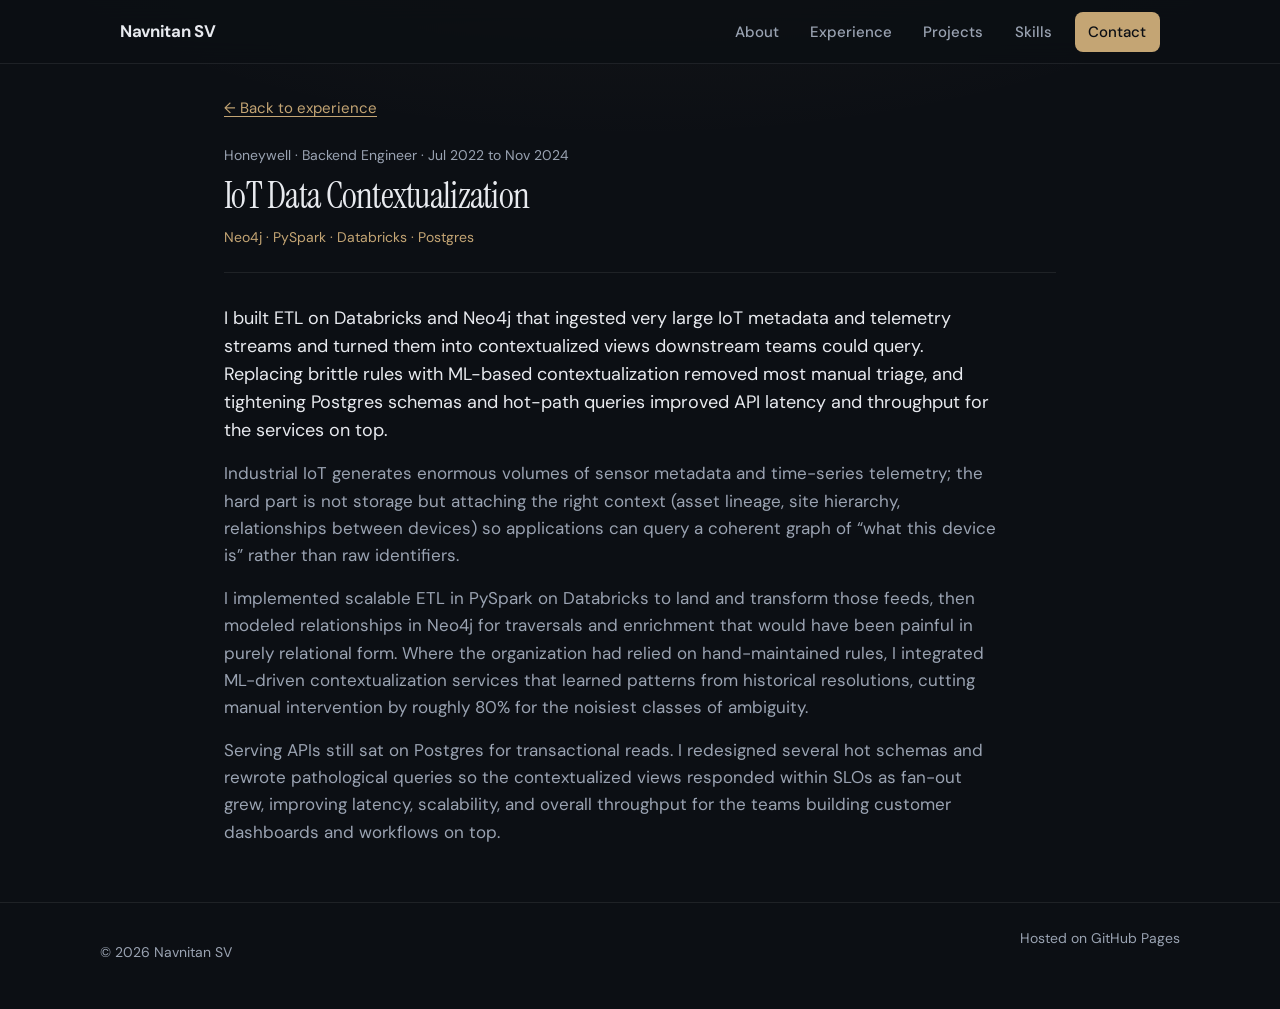
<file: experience/honeywell-iot-contextualization.html>
<!DOCTYPE html>
<html lang="en">
  <head>
    <meta charset="utf-8" />
    <meta name="viewport" content="width=device-width, initial-scale=1" />
    <meta
      name="description"
      content="IoT data contextualization at Honeywell: Neo4j, PySpark, Databricks, Postgres, ML vs rules. Navnitan SV."
    />
    <title>IoT Data Contextualization · Honeywell · Navnitan SV</title>
    <link rel="preconnect" href="https://fonts.googleapis.com" />
    <link rel="preconnect" href="https://fonts.gstatic.com" crossorigin />
    <link
      href="https://fonts.googleapis.com/css2?family=DM+Sans:ital,opsz,wght@0,9..40,400;0,9..40,500;0,9..40,600;0,9..40,700;1,9..40,400&family=Instrument+Serif:ital@0;1&display=swap"
      rel="stylesheet"
    />
    <link rel="stylesheet" href="../styles.css" />
  </head>
  <body>
    <a class="skip-link" href="#main">Skip to content</a>
    <header class="site-header">
      <div class="header-inner">
        <a class="logo" href="../index.html">Navnitan SV</a>
        <button type="button" class="nav-toggle" aria-expanded="false" aria-controls="site-nav" aria-label="Open menu">
          <span class="nav-toggle-bar" aria-hidden="true"></span>
          <span class="nav-toggle-bar" aria-hidden="true"></span>
        </button>
        <nav id="site-nav" class="site-nav" aria-label="Primary">
          <ul>
            <li><a href="../index.html#about">About</a></li>
            <li><a href="../index.html#experience">Experience</a></li>
            <li><a href="../index.html#projects">Projects</a></li>
            <li><a href="../index.html#skills">Skills</a></li>
            <li><a href="../index.html#contact" class="nav-cta">Contact</a></li>
          </ul>
        </nav>
      </div>
    </header>

    <main id="main">
      <article class="section report-page">
        <div class="section-inner report-inner">
          <p class="report-back">
            <a href="../index.html#experience">← Back to experience</a>
          </p>
          <header class="report-header">
            <p class="report-context">Honeywell · Backend Engineer · Jul 2022 to Nov 2024</p>
            <h1 class="report-title">IoT Data Contextualization</h1>
            <p class="report-tech">Neo4j · PySpark · Databricks · Postgres</p>
          </header>
          <div class="report-body">
            <p class="lead-summary">
              I built ETL on Databricks and Neo4j that ingested very large IoT metadata and telemetry streams and turned them into contextualized views downstream teams could query. Replacing brittle rules with ML-based contextualization removed most manual triage, and tightening Postgres schemas and hot-path queries improved API latency and throughput for the services on top.
            </p>
            <p>
              Industrial IoT generates enormous volumes of sensor metadata and time-series telemetry; the hard part is not storage but attaching the right context (asset lineage, site hierarchy, relationships between devices) so applications can query a coherent graph of “what this device is” rather than raw identifiers.
            </p>
            <p>
              I implemented scalable ETL in PySpark on Databricks to land and transform those feeds, then modeled relationships in Neo4j for traversals and enrichment that would have been painful in purely relational form. Where the organization had relied on hand-maintained rules, I integrated ML-driven contextualization services that learned patterns from historical resolutions, cutting manual intervention by roughly 80% for the noisiest classes of ambiguity.
            </p>
            <p>
              Serving APIs still sat on Postgres for transactional reads. I redesigned several hot schemas and rewrote pathological queries so the contextualized views responded within SLOs as fan-out grew, improving latency, scalability, and overall throughput for the teams building customer dashboards and workflows on top.
            </p>
          </div>
        </div>
      </article>
    </main>

    <footer class="site-footer">
      <div class="footer-inner">
        <p>© <span id="year"></span> Navnitan SV</p>
        <p class="footer-note">Hosted on GitHub Pages</p>
      </div>
    </footer>

    <script>
      document.getElementById("year").textContent = new Date().getFullYear();
      var nav = document.getElementById("site-nav");
      var toggle = document.querySelector(".nav-toggle");
      toggle.addEventListener("click", function () {
        var open = nav.classList.toggle("is-open");
        toggle.setAttribute("aria-expanded", open);
        toggle.setAttribute("aria-label", open ? "Close menu" : "Open menu");
      });
      nav.querySelectorAll("a").forEach(function (link) {
        link.addEventListener("click", function () {
          nav.classList.remove("is-open");
          toggle.setAttribute("aria-expanded", "false");
          toggle.setAttribute("aria-label", "Open menu");
        });
      });
    </script>
  </body>
</html>
</file>
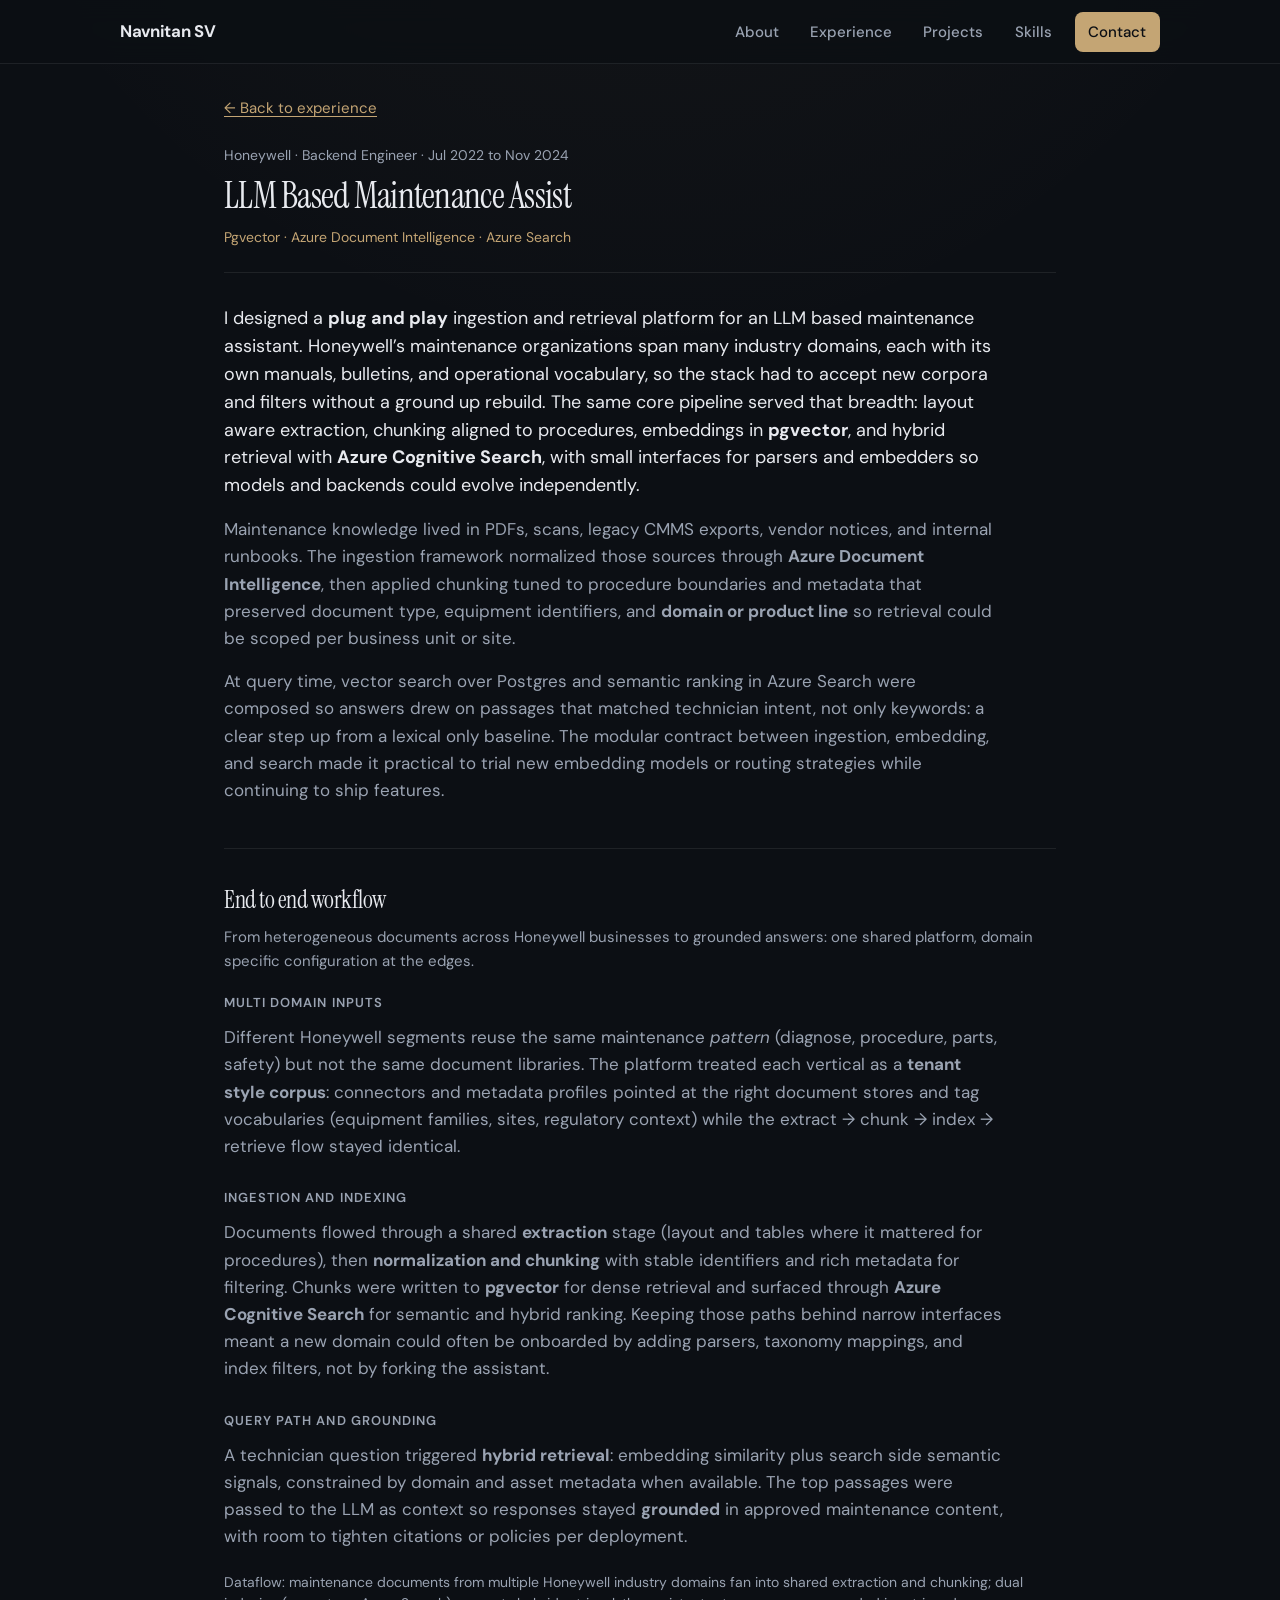
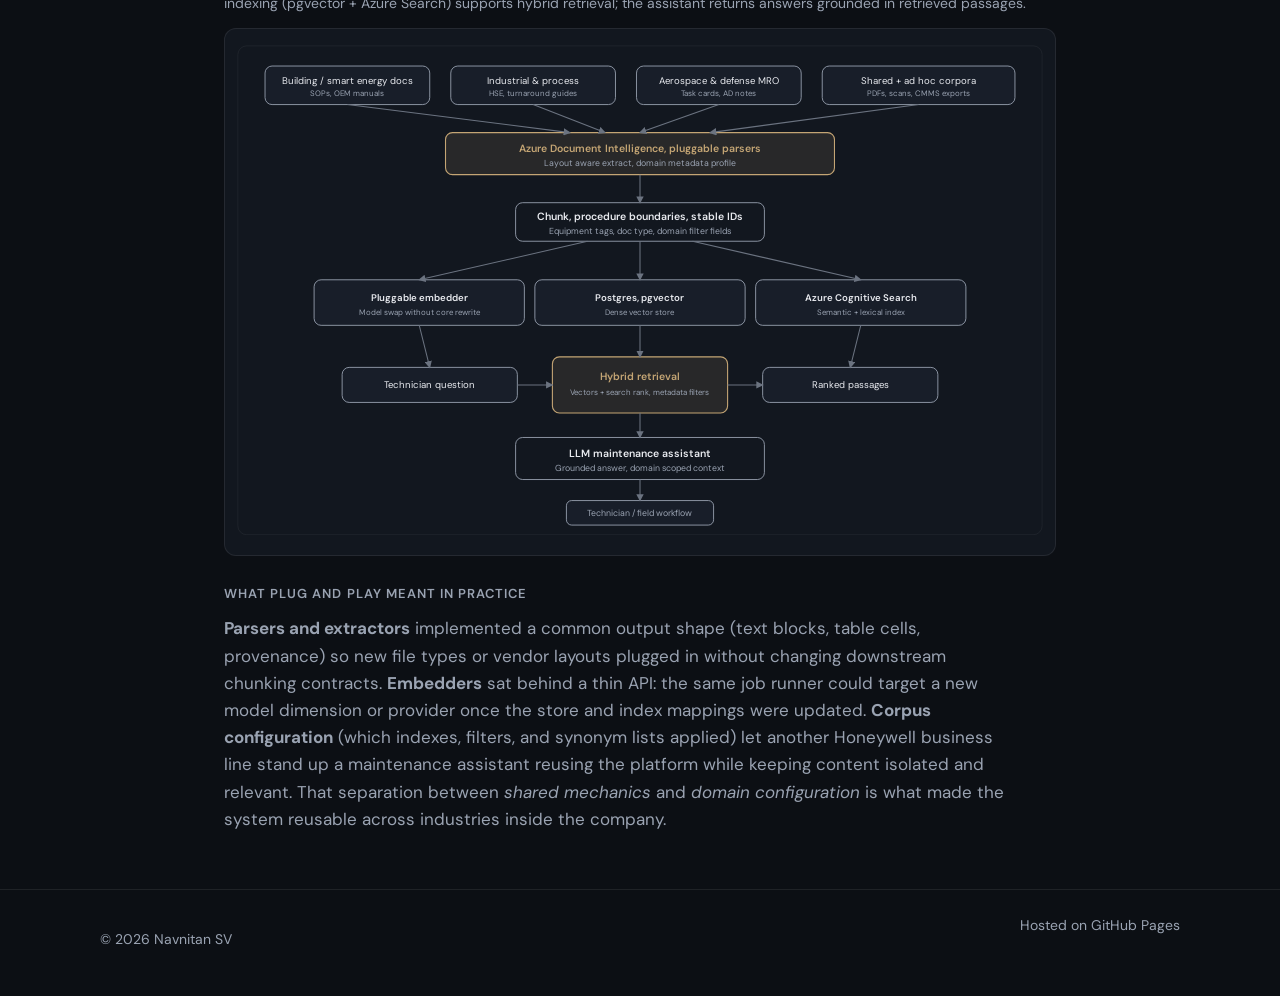
<file: experience/honeywell-llm-maintenance.html>
<!DOCTYPE html>
<html lang="en">
  <head>
    <meta charset="utf-8" />
    <meta name="viewport" content="width=device-width, initial-scale=1" />
    <meta
      name="description"
      content="Honeywell LLM maintenance assist: cross domain plug and play RAG, Azure Document Intelligence, pgvector, Azure Search, hybrid retrieval. Navnitan SV."
    />
    <title>LLM Based Maintenance Assist · Honeywell · Navnitan SV</title>
    <link rel="preconnect" href="https://fonts.googleapis.com" />
    <link rel="preconnect" href="https://fonts.gstatic.com" crossorigin />
    <link
      href="https://fonts.googleapis.com/css2?family=DM+Sans:ital,opsz,wght@0,9..40,400;0,9..40,500;0,9..40,600;0,9..40,700;1,9..40,400&family=Instrument+Serif:ital@0;1&display=swap"
      rel="stylesheet"
    />
    <link rel="stylesheet" href="../styles.css" />
  </head>
  <body>
    <a class="skip-link" href="#main">Skip to content</a>
    <header class="site-header">
      <div class="header-inner">
        <a class="logo" href="../index.html">Navnitan SV</a>
        <button type="button" class="nav-toggle" aria-expanded="false" aria-controls="site-nav" aria-label="Open menu">
          <span class="nav-toggle-bar" aria-hidden="true"></span>
          <span class="nav-toggle-bar" aria-hidden="true"></span>
        </button>
        <nav id="site-nav" class="site-nav" aria-label="Primary">
          <ul>
            <li><a href="../index.html#about">About</a></li>
            <li><a href="../index.html#experience">Experience</a></li>
            <li><a href="../index.html#projects">Projects</a></li>
            <li><a href="../index.html#skills">Skills</a></li>
            <li><a href="../index.html#contact" class="nav-cta">Contact</a></li>
          </ul>
        </nav>
      </div>
    </header>

    <main id="main">
      <article class="section report-page">
        <div class="section-inner report-inner">
          <p class="report-back">
            <a href="../index.html#experience">← Back to experience</a>
          </p>
          <header class="report-header">
            <p class="report-context">Honeywell · Backend Engineer · Jul 2022 to Nov 2024</p>
            <h1 class="report-title">LLM Based Maintenance Assist</h1>
            <p class="report-tech">Pgvector · Azure Document Intelligence · Azure Search</p>
          </header>
          <div class="report-body">
            <p class="lead-summary">
              I designed a <strong>plug and play</strong> ingestion and retrieval platform for an LLM based maintenance assistant. Honeywell’s maintenance organizations span many industry domains, each with its own manuals, bulletins, and operational vocabulary, so the stack had to accept new corpora and filters without a ground up rebuild. The same core pipeline served that breadth: layout aware extraction, chunking aligned to procedures, embeddings in <strong>pgvector</strong>, and hybrid retrieval with <strong>Azure Cognitive Search</strong>, with small interfaces for parsers and embedders so models and backends could evolve independently.
            </p>
            <p>
              Maintenance knowledge lived in PDFs, scans, legacy CMMS exports, vendor notices, and internal runbooks. The ingestion framework normalized those sources through <strong>Azure Document Intelligence</strong>, then applied chunking tuned to procedure boundaries and metadata that preserved document type, equipment identifiers, and <strong>domain or product line</strong> so retrieval could be scoped per business unit or site.
            </p>
            <p>
              At query time, vector search over Postgres and semantic ranking in Azure Search were composed so answers drew on passages that matched technician intent, not only keywords: a clear step up from a lexical only baseline. The modular contract between ingestion, embedding, and search made it practical to trial new embedding models or routing strategies while continuing to ship features.
            </p>
          </div>

          <section class="report-wide" aria-labelledby="workflow-title">
            <h2 id="workflow-title">End to end workflow</h2>
            <p class="report-sublead">
              From heterogeneous documents across Honeywell businesses to grounded answers: one shared platform, domain specific configuration at the edges.
            </p>

            <h3 class="report-subsection-title">Multi domain inputs</h3>
            <div class="report-body report-body--inline">
              <p>
                Different Honeywell segments reuse the same maintenance <em>pattern</em> (diagnose, procedure, parts, safety) but not the same document libraries. The platform treated each vertical as a <strong>tenant style corpus</strong>: connectors and metadata profiles pointed at the right document stores and tag vocabularies (equipment families, sites, regulatory context) while the extract → chunk → index → retrieve flow stayed identical.
              </p>
            </div>

            <h3 class="report-subsection-title">Ingestion and indexing</h3>
            <div class="report-body report-body--inline">
              <p>
                Documents flowed through a shared <strong>extraction</strong> stage (layout and tables where it mattered for procedures), then <strong>normalization and chunking</strong> with stable identifiers and rich metadata for filtering. Chunks were written to <strong>pgvector</strong> for dense retrieval and surfaced through <strong>Azure Cognitive Search</strong> for semantic and hybrid ranking. Keeping those paths behind narrow interfaces meant a new domain could often be onboarded by adding parsers, taxonomy mappings, and index filters, not by forking the assistant.
              </p>
            </div>

            <h3 class="report-subsection-title">Query path and grounding</h3>
            <div class="report-body report-body--inline">
              <p>
                A technician question triggered <strong>hybrid retrieval</strong>: embedding similarity plus search side semantic signals, constrained by domain and asset metadata when available. The top passages were passed to the LLM as context so responses stayed <strong>grounded</strong> in approved maintenance content, with room to tighten citations or policies per deployment.
              </p>
            </div>

            <figure class="dataflow-figure">
              <figcaption>
                Dataflow: maintenance documents from multiple Honeywell industry domains fan into shared extraction and chunking; dual indexing (pgvector + Azure Search) supports hybrid retrieval; the assistant returns answers grounded in retrieved passages.
              </figcaption>
              <div class="workflow-diagram workflow-diagram--dataflow" role="presentation">
                <svg viewBox="0 0 920 560" xmlns="http://www.w3.org/2000/svg" aria-labelledby="rag-flow-title rag-flow-desc">
                  <title id="rag-flow-title">LLM maintenance assist platform dataflow</title>
                  <desc id="rag-flow-desc">
                    Multiple domain document sources connect to shared document intelligence and chunking, then to pgvector and Azure Search, then hybrid retrieval and the maintenance assistant for technicians.
                  </desc>
                  <defs>
                    <marker id="rag-arr" markerWidth="7" markerHeight="7" refX="6" refY="3.5" orient="auto">
                      <polygon points="0 0, 7 3.5, 0 7" fill="#6b7380" />
                    </marker>
                  </defs>
                  <rect x="1" y="1" width="918" height="558" rx="10" fill="none" stroke="rgba(255,255,255,0.06)" />
                  <!-- Domain sources -->
                  <rect x="32" y="24" width="188" height="44" rx="8" fill="#181e29" stroke="#9aa3b2" stroke-width="1" />
                  <text x="126" y="44" text-anchor="middle" fill="#e8eaef" font-size="11" font-family="DM Sans, system-ui, sans-serif">Building / smart energy docs</text>
                  <text x="126" y="58" text-anchor="middle" fill="#9aa3b2" font-size="9" font-family="DM Sans, system-ui, sans-serif">SOPs, OEM manuals</text>
                  <rect x="244" y="24" width="188" height="44" rx="8" fill="#181e29" stroke="#9aa3b2" stroke-width="1" />
                  <text x="338" y="44" text-anchor="middle" fill="#e8eaef" font-size="11" font-family="DM Sans, system-ui, sans-serif">Industrial &amp; process</text>
                  <text x="338" y="58" text-anchor="middle" fill="#9aa3b2" font-size="9" font-family="DM Sans, system-ui, sans-serif">HSE, turnaround guides</text>
                  <rect x="456" y="24" width="188" height="44" rx="8" fill="#181e29" stroke="#9aa3b2" stroke-width="1" />
                  <text x="550" y="44" text-anchor="middle" fill="#e8eaef" font-size="11" font-family="DM Sans, system-ui, sans-serif">Aerospace &amp; defense MRO</text>
                  <text x="550" y="58" text-anchor="middle" fill="#9aa3b2" font-size="9" font-family="DM Sans, system-ui, sans-serif">Task cards, AD notes</text>
                  <rect x="668" y="24" width="220" height="44" rx="8" fill="#181e29" stroke="#9aa3b2" stroke-width="1" />
                  <text x="778" y="44" text-anchor="middle" fill="#e8eaef" font-size="11" font-family="DM Sans, system-ui, sans-serif">Shared + ad hoc corpora</text>
                  <text x="778" y="58" text-anchor="middle" fill="#9aa3b2" font-size="9" font-family="DM Sans, system-ui, sans-serif">PDFs, scans, CMMS exports</text>
                  <!-- Ingest hub -->
                  <rect x="238" y="100" width="444" height="48" rx="8" fill="rgba(196,165,116,0.12)" stroke="#c4a574" stroke-width="1.25" />
                  <text x="460" y="122" text-anchor="middle" fill="#c4a574" font-size="12" font-weight="600" font-family="DM Sans, system-ui, sans-serif">Azure Document Intelligence, pluggable parsers</text>
                  <text x="460" y="138" text-anchor="middle" fill="#9aa3b2" font-size="10" font-family="DM Sans, system-ui, sans-serif">Layout aware extract, domain metadata profile</text>
                  <line x1="126" y1="68" x2="380" y2="100" stroke="#6b7380" stroke-width="1.2" marker-end="url(#rag-arr)" />
                  <line x1="338" y1="68" x2="420" y2="100" stroke="#6b7380" stroke-width="1.2" marker-end="url(#rag-arr)" />
                  <line x1="550" y1="68" x2="460" y2="100" stroke="#6b7380" stroke-width="1.2" marker-end="url(#rag-arr)" />
                  <line x1="778" y1="68" x2="540" y2="100" stroke="#6b7380" stroke-width="1.2" marker-end="url(#rag-arr)" />
                  <!-- Chunk -->
                  <rect x="318" y="180" width="284" height="44" rx="8" fill="#12171f" stroke="#9aa3b2" stroke-width="1" />
                  <text x="460" y="200" text-anchor="middle" fill="#e8eaef" font-size="12" font-weight="600" font-family="DM Sans, system-ui, sans-serif">Chunk, procedure boundaries, stable IDs</text>
                  <text x="460" y="216" text-anchor="middle" fill="#9aa3b2" font-size="10" font-family="DM Sans, system-ui, sans-serif">Equipment tags, doc type, domain filter fields</text>
                  <line x1="460" y1="148" x2="460" y2="180" stroke="#6b7380" stroke-width="1.2" marker-end="url(#rag-arr)" />
                  <!-- Embed + Search -->
                  <rect x="88" y="268" width="240" height="52" rx="8" fill="#181e29" stroke="#9aa3b2" stroke-width="1" />
                  <text x="208" y="292" text-anchor="middle" fill="#e8eaef" font-size="11" font-weight="600" font-family="DM Sans, system-ui, sans-serif">Pluggable embedder</text>
                  <text x="208" y="308" text-anchor="middle" fill="#9aa3b2" font-size="9" font-family="DM Sans, system-ui, sans-serif">Model swap without core rewrite</text>
                  <rect x="340" y="268" width="240" height="52" rx="8" fill="#181e29" stroke="#9aa3b2" stroke-width="1" />
                  <text x="460" y="292" text-anchor="middle" fill="#e8eaef" font-size="11" font-weight="600" font-family="DM Sans, system-ui, sans-serif">Postgres, pgvector</text>
                  <text x="460" y="308" text-anchor="middle" fill="#9aa3b2" font-size="9" font-family="DM Sans, system-ui, sans-serif">Dense vector store</text>
                  <rect x="592" y="268" width="240" height="52" rx="8" fill="#181e29" stroke="#9aa3b2" stroke-width="1" />
                  <text x="712" y="292" text-anchor="middle" fill="#e8eaef" font-size="11" font-weight="600" font-family="DM Sans, system-ui, sans-serif">Azure Cognitive Search</text>
                  <text x="712" y="308" text-anchor="middle" fill="#9aa3b2" font-size="9" font-family="DM Sans, system-ui, sans-serif">Semantic + lexical index</text>
                  <path d="M 400 224 L 208 268" stroke="#6b7380" stroke-width="1.2" fill="none" marker-end="url(#rag-arr)" />
                  <line x1="460" y1="224" x2="460" y2="268" stroke="#6b7380" stroke-width="1.2" marker-end="url(#rag-arr)" />
                  <path d="M 520 224 L 712 268" stroke="#6b7380" stroke-width="1.2" fill="none" marker-end="url(#rag-arr)" />
                  <!-- Query -->
                  <rect x="120" y="368" width="200" height="40" rx="8" fill="#181e29" stroke="#9aa3b2" stroke-width="1" />
                  <text x="220" y="392" text-anchor="middle" fill="#e8eaef" font-size="11" font-family="DM Sans, system-ui, sans-serif">Technician question</text>
                  <rect x="360" y="356" width="200" height="64" rx="8" fill="rgba(196,165,116,0.12)" stroke="#c4a574" stroke-width="1.25" />
                  <text x="460" y="382" text-anchor="middle" fill="#c4a574" font-size="12" font-weight="600" font-family="DM Sans, system-ui, sans-serif">Hybrid retrieval</text>
                  <text x="460" y="400" text-anchor="middle" fill="#9aa3b2" font-size="9" font-family="DM Sans, system-ui, sans-serif">Vectors + search rank, metadata filters</text>
                  <rect x="600" y="368" width="200" height="40" rx="8" fill="#181e29" stroke="#9aa3b2" stroke-width="1" />
                  <text x="700" y="392" text-anchor="middle" fill="#e8eaef" font-size="11" font-family="DM Sans, system-ui, sans-serif">Ranked passages</text>
                  <line x1="320" y1="388" x2="360" y2="388" stroke="#6b7380" stroke-width="1.2" marker-end="url(#rag-arr)" />
                  <line x1="560" y1="388" x2="600" y2="388" stroke="#6b7380" stroke-width="1.2" marker-end="url(#rag-arr)" />
                  <path d="M 208 320 L 220 368" stroke="#6b7380" stroke-width="1.2" fill="none" marker-end="url(#rag-arr)" />
                  <line x1="460" y1="320" x2="460" y2="356" stroke="#6b7380" stroke-width="1.2" marker-end="url(#rag-arr)" />
                  <path d="M 712 320 L 700 368" stroke="#6b7380" stroke-width="1.2" fill="none" marker-end="url(#rag-arr)" />
                  <!-- Assistant -->
                  <rect x="318" y="448" width="284" height="48" rx="8" fill="#12171f" stroke="#9aa3b2" stroke-width="1" />
                  <text x="460" y="470" text-anchor="middle" fill="#e8eaef" font-size="12" font-weight="600" font-family="DM Sans, system-ui, sans-serif">LLM maintenance assistant</text>
                  <text x="460" y="486" text-anchor="middle" fill="#9aa3b2" font-size="10" font-family="DM Sans, system-ui, sans-serif">Grounded answer, domain scoped context</text>
                  <line x1="460" y1="420" x2="460" y2="448" stroke="#6b7380" stroke-width="1.2" marker-end="url(#rag-arr)" />
                  <rect x="376" y="520" width="168" height="28" rx="6" fill="#181e29" stroke="#9aa3b2" stroke-width="1" />
                  <text x="460" y="538" text-anchor="middle" fill="#9aa3b2" font-size="10" font-family="DM Sans, system-ui, sans-serif">Technician / field workflow</text>
                  <line x1="460" y1="496" x2="460" y2="520" stroke="#6b7380" stroke-width="1.2" marker-end="url(#rag-arr)" />
                </svg>
              </div>
            </figure>

            <h3 class="report-subsection-title">What plug and play meant in practice</h3>
            <div class="report-body report-body--inline">
              <p>
                <strong>Parsers and extractors</strong> implemented a common output shape (text blocks, table cells, provenance) so new file types or vendor layouts plugged in without changing downstream chunking contracts. <strong>Embedders</strong> sat behind a thin API: the same job runner could target a new model dimension or provider once the store and index mappings were updated. <strong>Corpus configuration</strong> (which indexes, filters, and synonym lists applied) let another Honeywell business line stand up a maintenance assistant reusing the platform while keeping content isolated and relevant. That separation between <em>shared mechanics</em> and <em>domain configuration</em> is what made the system reusable across industries inside the company.
              </p>
            </div>
          </section>
        </div>
      </article>
    </main>

    <footer class="site-footer">
      <div class="footer-inner">
        <p>© <span id="year"></span> Navnitan SV</p>
        <p class="footer-note">Hosted on GitHub Pages</p>
      </div>
    </footer>

    <script>
      document.getElementById("year").textContent = new Date().getFullYear();
      var nav = document.getElementById("site-nav");
      var toggle = document.querySelector(".nav-toggle");
      toggle.addEventListener("click", function () {
        var open = nav.classList.toggle("is-open");
        toggle.setAttribute("aria-expanded", open);
        toggle.setAttribute("aria-label", open ? "Close menu" : "Open menu");
      });
      nav.querySelectorAll("a").forEach(function (link) {
        link.addEventListener("click", function () {
          nav.classList.remove("is-open");
          toggle.setAttribute("aria-expanded", "false");
          toggle.setAttribute("aria-label", "Open menu");
        });
      });
    </script>
  </body>
</html>
</file>
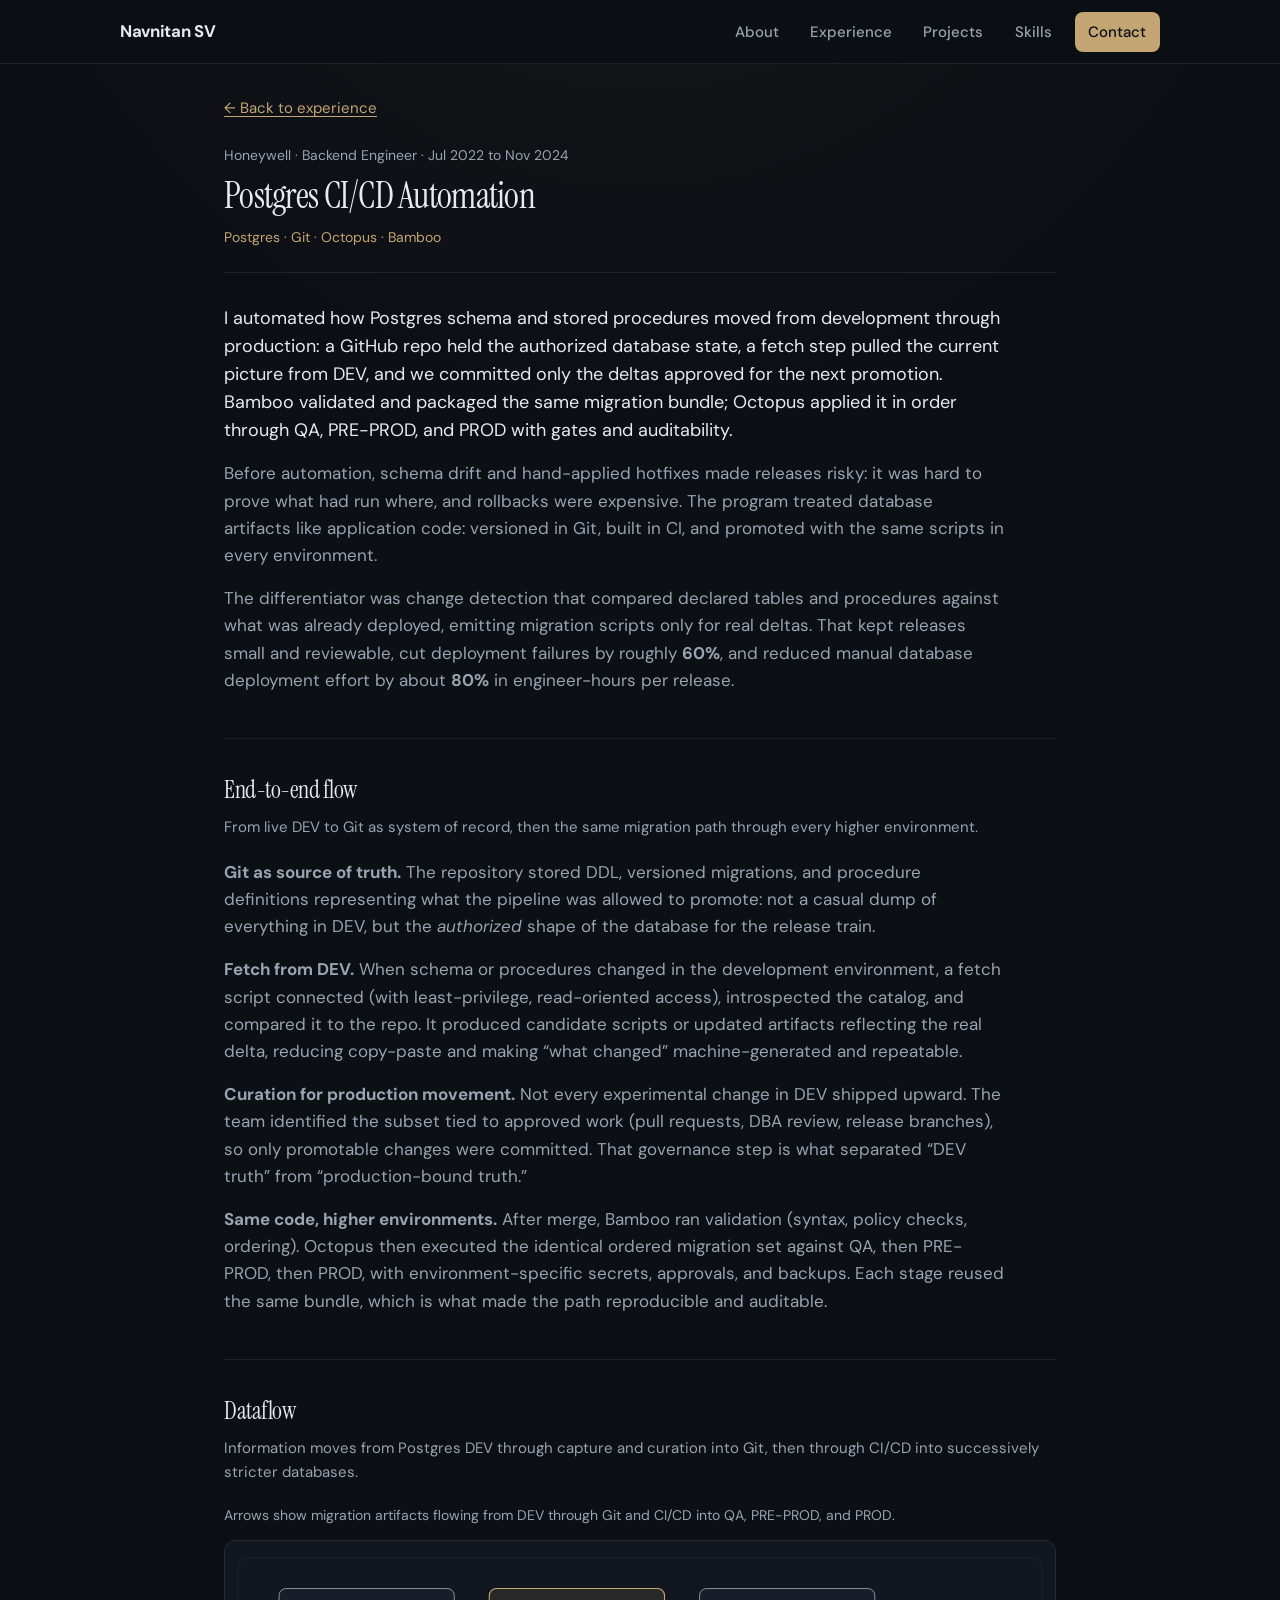
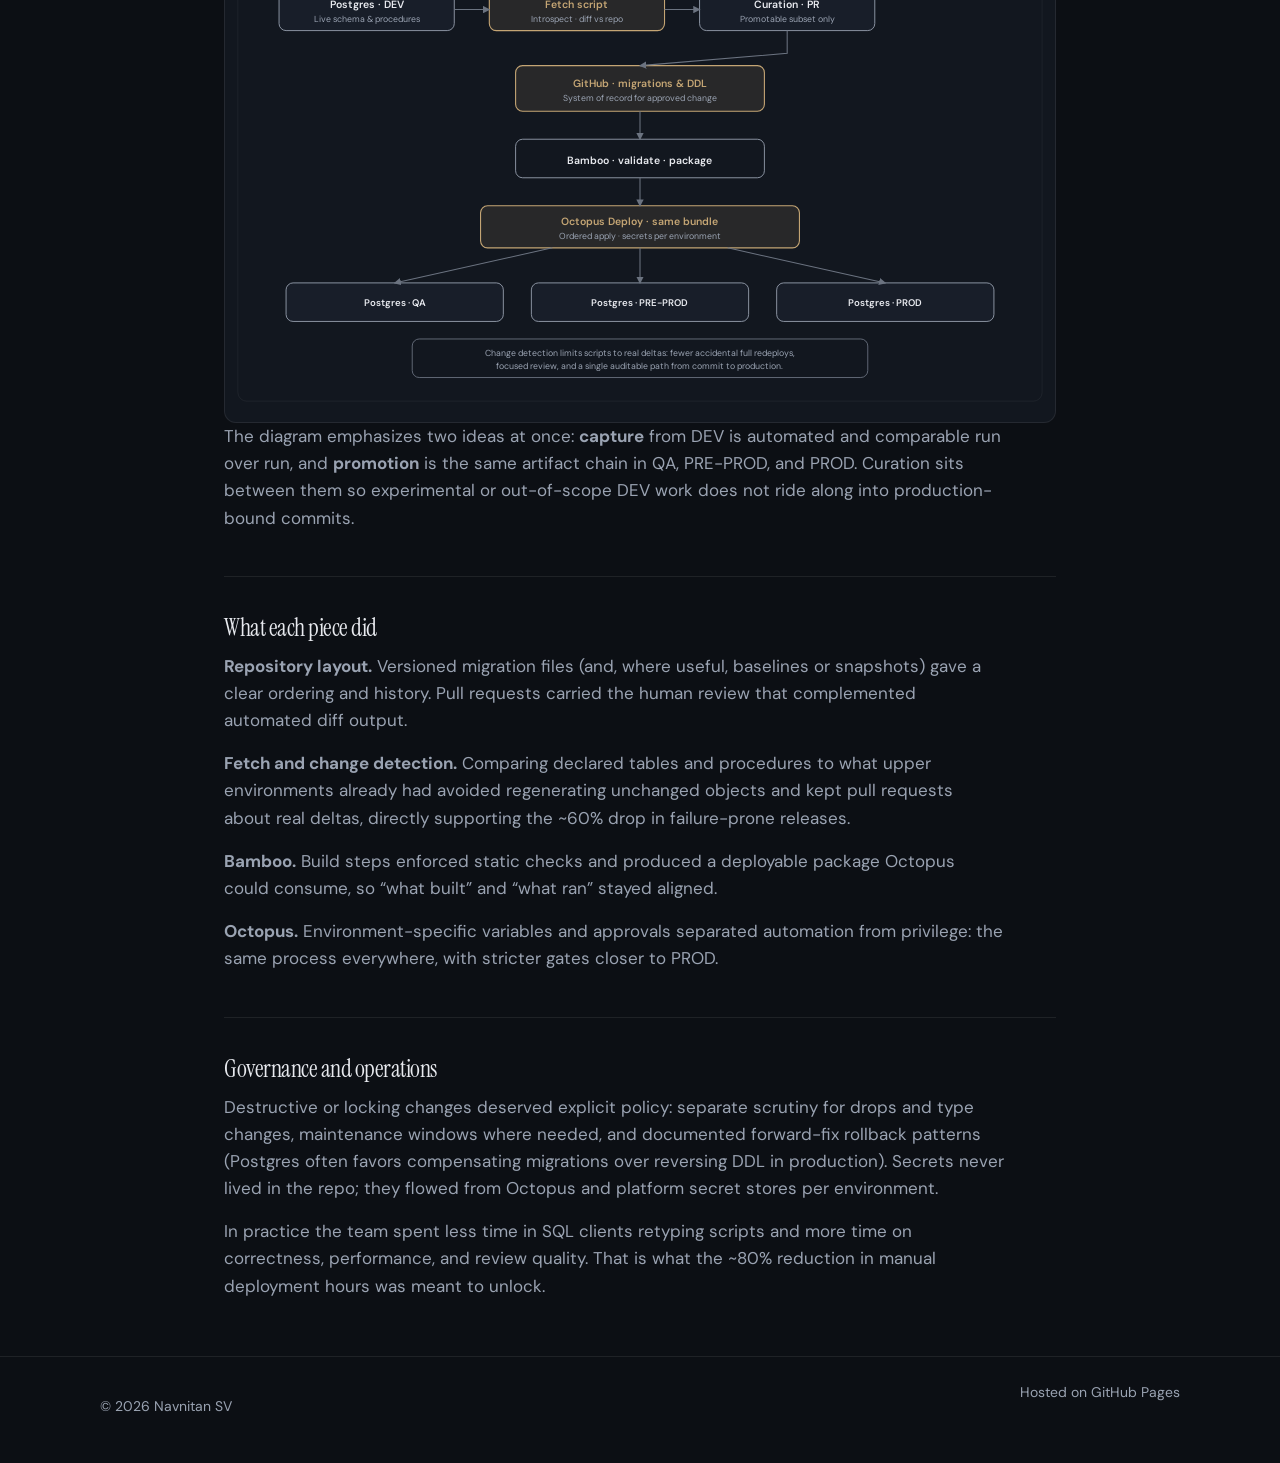
<file: experience/honeywell-postgres-cicd.html>
<!DOCTYPE html>
<html lang="en">
  <head>
    <meta charset="utf-8" />
    <meta name="viewport" content="width=device-width, initial-scale=1" />
    <meta
      name="description"
      content="Postgres CI/CD at Honeywell: Git as schema source of truth, DEV fetch and curation, Bamboo and Octopus promotion to QA, PRE-PROD, and PROD. Navnitan SV."
    />
    <title>Postgres CI/CD Automation · Honeywell · Navnitan SV</title>
    <link rel="preconnect" href="https://fonts.googleapis.com" />
    <link rel="preconnect" href="https://fonts.gstatic.com" crossorigin />
    <link
      href="https://fonts.googleapis.com/css2?family=DM+Sans:ital,opsz,wght@0,9..40,400;0,9..40,500;0,9..40,600;0,9..40,700;1,9..40,400&family=Instrument+Serif:ital@0;1&display=swap"
      rel="stylesheet"
    />
    <link rel="stylesheet" href="../styles.css" />
  </head>
  <body>
    <a class="skip-link" href="#main">Skip to content</a>
    <header class="site-header">
      <div class="header-inner">
        <a class="logo" href="../index.html">Navnitan SV</a>
        <button type="button" class="nav-toggle" aria-expanded="false" aria-controls="site-nav" aria-label="Open menu">
          <span class="nav-toggle-bar" aria-hidden="true"></span>
          <span class="nav-toggle-bar" aria-hidden="true"></span>
        </button>
        <nav id="site-nav" class="site-nav" aria-label="Primary">
          <ul>
            <li><a href="../index.html#about">About</a></li>
            <li><a href="../index.html#experience">Experience</a></li>
            <li><a href="../index.html#projects">Projects</a></li>
            <li><a href="../index.html#skills">Skills</a></li>
            <li><a href="../index.html#contact" class="nav-cta">Contact</a></li>
          </ul>
        </nav>
      </div>
    </header>

    <main id="main">
      <article class="section report-page">
        <div class="section-inner report-inner">
          <p class="report-back">
            <a href="../index.html#experience">← Back to experience</a>
          </p>
          <header class="report-header">
            <p class="report-context">Honeywell · Backend Engineer · Jul 2022 to Nov 2024</p>
            <h1 class="report-title">Postgres CI/CD Automation</h1>
            <p class="report-tech">Postgres · Git · Octopus · Bamboo</p>
          </header>
          <div class="report-body">
            <p class="lead-summary">
              I automated how Postgres schema and stored procedures moved from development through production: a GitHub repo held the authorized database state, a fetch step pulled the current picture from DEV, and we committed only the deltas approved for the next promotion. Bamboo validated and packaged the same migration bundle; Octopus applied it in order through QA, PRE-PROD, and PROD with gates and auditability.
            </p>
            <p>
              Before automation, schema drift and hand-applied hotfixes made releases risky: it was hard to prove what had run where, and rollbacks were expensive. The program treated database artifacts like application code: versioned in Git, built in CI, and promoted with the same scripts in every environment.
            </p>
            <p>
              The differentiator was change detection that compared declared tables and procedures against what was already deployed, emitting migration scripts only for real deltas. That kept releases small and reviewable, cut deployment failures by roughly <strong>60%</strong>, and reduced manual database deployment effort by about <strong>80%</strong> in engineer-hours per release.
            </p>
          </div>

          <section class="report-wide" aria-labelledby="flow-title">
            <h2 id="flow-title">End-to-end flow</h2>
            <p class="report-sublead">
              From live DEV to Git as system of record, then the same migration path through every higher environment.
            </p>
            <div class="report-body report-body--inline">
              <p>
                <strong>Git as source of truth.</strong> The repository stored DDL, versioned migrations, and procedure definitions representing what the pipeline was allowed to promote: not a casual dump of everything in DEV, but the <em>authorized</em> shape of the database for the release train.
              </p>
              <p>
                <strong>Fetch from DEV.</strong> When schema or procedures changed in the development environment, a fetch script connected (with least-privilege, read-oriented access), introspected the catalog, and compared it to the repo. It produced candidate scripts or updated artifacts reflecting the real delta, reducing copy-paste and making “what changed” machine-generated and repeatable.
              </p>
              <p>
                <strong>Curation for production movement.</strong> Not every experimental change in DEV shipped upward. The team identified the subset tied to approved work (pull requests, DBA review, release branches), so only promotable changes were committed. That governance step is what separated “DEV truth” from “production-bound truth.”
              </p>
              <p>
                <strong>Same code, higher environments.</strong> After merge, Bamboo ran validation (syntax, policy checks, ordering). Octopus then executed the identical ordered migration set against QA, then PRE-PROD, then PROD, with environment-specific secrets, approvals, and backups. Each stage reused the same bundle, which is what made the path reproducible and auditable.
              </p>
            </div>
          </section>

          <section class="report-wide" aria-labelledby="diagram-title">
            <h2 id="diagram-title">Dataflow</h2>
            <p class="report-sublead">
              Information moves from Postgres DEV through capture and curation into Git, then through CI/CD into successively stricter databases.
            </p>
            <figure class="dataflow-figure">
              <figcaption>
                Arrows show migration artifacts flowing from DEV through Git and CI/CD into QA, PRE-PROD, and PROD.
              </figcaption>
              <div class="workflow-diagram workflow-diagram--dataflow" role="presentation">
                <svg viewBox="0 0 920 508" xmlns="http://www.w3.org/2000/svg" aria-labelledby="pg-cicd-title pg-cicd-desc">
                  <title id="pg-cicd-title">Postgres CI/CD automation dataflow</title>
                  <desc id="pg-cicd-desc">
                    Postgres development database connects to fetch script and curation, then GitHub repository, Bamboo validation, Octopus deployments to QA, PRE-PROD, and production Postgres instances.
                  </desc>
                  <defs>
                    <marker id="pg-arr" markerWidth="7" markerHeight="7" refX="6" refY="3.5" orient="auto">
                      <polygon points="0 0, 7 3.5, 0 7" fill="#6b7380" />
                    </marker>
                  </defs>
                  <rect x="1" y="1" width="918" height="506" rx="10" fill="none" stroke="rgba(255,255,255,0.06)" />
                  <!-- DEV -->
                  <rect x="48" y="36" width="200" height="48" rx="8" fill="#181e29" stroke="#9aa3b2" stroke-width="1" />
                  <text x="148" y="58" text-anchor="middle" fill="#e8eaef" font-size="12" font-weight="600" font-family="DM Sans, system-ui, sans-serif">Postgres · DEV</text>
                  <text x="148" y="74" text-anchor="middle" fill="#9aa3b2" font-size="10" font-family="DM Sans, system-ui, sans-serif">Live schema &amp; procedures</text>
                  <!-- Fetch -->
                  <rect x="288" y="36" width="200" height="48" rx="8" fill="rgba(196,165,116,0.12)" stroke="#c4a574" stroke-width="1.25" />
                  <text x="388" y="58" text-anchor="middle" fill="#c4a574" font-size="12" font-weight="600" font-family="DM Sans, system-ui, sans-serif">Fetch script</text>
                  <text x="388" y="74" text-anchor="middle" fill="#9aa3b2" font-size="10" font-family="DM Sans, system-ui, sans-serif">Introspect · diff vs repo</text>
                  <line x1="248" y1="60" x2="288" y2="60" stroke="#6b7380" stroke-width="1.2" marker-end="url(#pg-arr)" />
                  <!-- Curation -->
                  <rect x="528" y="36" width="200" height="48" rx="8" fill="#181e29" stroke="#9aa3b2" stroke-width="1" />
                  <text x="628" y="58" text-anchor="middle" fill="#e8eaef" font-size="12" font-weight="600" font-family="DM Sans, system-ui, sans-serif">Curation · PR</text>
                  <text x="628" y="74" text-anchor="middle" fill="#9aa3b2" font-size="10" font-family="DM Sans, system-ui, sans-serif">Promotable subset only</text>
                  <line x1="488" y1="60" x2="528" y2="60" stroke="#6b7380" stroke-width="1.2" marker-end="url(#pg-arr)" />
                  <!-- Git -->
                  <rect x="318" y="124" width="284" height="52" rx="8" fill="rgba(196,165,116,0.12)" stroke="#c4a574" stroke-width="1.25" />
                  <text x="460" y="148" text-anchor="middle" fill="#c4a574" font-size="12" font-weight="600" font-family="DM Sans, system-ui, sans-serif">GitHub · migrations &amp; DDL</text>
                  <text x="460" y="164" text-anchor="middle" fill="#9aa3b2" font-size="10" font-family="DM Sans, system-ui, sans-serif">System of record for approved change</text>
                  <path d="M 628 84 L 628 110 L 460 124" stroke="#6b7380" stroke-width="1.2" fill="none" marker-end="url(#pg-arr)" />
                  <!-- Bamboo -->
                  <rect x="318" y="208" width="284" height="44" rx="8" fill="#12171f" stroke="#9aa3b2" stroke-width="1" />
                  <text x="460" y="236" text-anchor="middle" fill="#e8eaef" font-size="12" font-weight="600" font-family="DM Sans, system-ui, sans-serif">Bamboo · validate · package</text>
                  <line x1="460" y1="176" x2="460" y2="208" stroke="#6b7380" stroke-width="1.2" marker-end="url(#pg-arr)" />
                  <!-- Octopus hub -->
                  <rect x="278" y="284" width="364" height="48" rx="8" fill="rgba(196,165,116,0.12)" stroke="#c4a574" stroke-width="1.25" />
                  <text x="460" y="306" text-anchor="middle" fill="#c4a574" font-size="12" font-weight="600" font-family="DM Sans, system-ui, sans-serif">Octopus Deploy · same bundle</text>
                  <text x="460" y="322" text-anchor="middle" fill="#9aa3b2" font-size="10" font-family="DM Sans, system-ui, sans-serif">Ordered apply · secrets per environment</text>
                  <line x1="460" y1="252" x2="460" y2="284" stroke="#6b7380" stroke-width="1.2" marker-end="url(#pg-arr)" />
                  <!-- Three targets -->
                  <rect x="56" y="372" width="248" height="44" rx="8" fill="#181e29" stroke="#9aa3b2" stroke-width="1" />
                  <text x="180" y="398" text-anchor="middle" fill="#e8eaef" font-size="11" font-weight="600" font-family="DM Sans, system-ui, sans-serif">Postgres · QA</text>
                  <rect x="336" y="372" width="248" height="44" rx="8" fill="#181e29" stroke="#9aa3b2" stroke-width="1" />
                  <text x="460" y="398" text-anchor="middle" fill="#e8eaef" font-size="11" font-weight="600" font-family="DM Sans, system-ui, sans-serif">Postgres · PRE-PROD</text>
                  <rect x="616" y="372" width="248" height="44" rx="8" fill="#181e29" stroke="#9aa3b2" stroke-width="1" />
                  <text x="740" y="398" text-anchor="middle" fill="#e8eaef" font-size="11" font-weight="600" font-family="DM Sans, system-ui, sans-serif">Postgres · PROD</text>
                  <path d="M 360 332 L 180 372" stroke="#6b7380" stroke-width="1.2" fill="none" marker-end="url(#pg-arr)" />
                  <line x1="460" y1="332" x2="460" y2="372" stroke="#6b7380" stroke-width="1.2" marker-end="url(#pg-arr)" />
                  <path d="M 560 332 L 740 372" stroke="#6b7380" stroke-width="1.2" fill="none" marker-end="url(#pg-arr)" />
                  <!-- Bottom note -->
                  <rect x="200" y="436" width="520" height="44" rx="8" fill="#12171f" stroke="#6b7380" stroke-width="1" />
                  <text x="460" y="456" text-anchor="middle" fill="#9aa3b2" font-size="10" font-family="DM Sans, system-ui, sans-serif">Change detection limits scripts to real deltas: fewer accidental full redeploys,</text>
                  <text x="460" y="470" text-anchor="middle" fill="#9aa3b2" font-size="10" font-family="DM Sans, system-ui, sans-serif">focused review, and a single auditable path from commit to production.</text>
                </svg>
              </div>
            </figure>
            <div class="report-body">
              <p>
                The diagram emphasizes two ideas at once: <strong>capture</strong> from DEV is automated and comparable run over run, and <strong>promotion</strong> is the same artifact chain in QA, PRE-PROD, and PROD. Curation sits between them so experimental or out-of-scope DEV work does not ride along into production-bound commits.
              </p>
            </div>
          </section>

          <section class="report-wide" aria-labelledby="components-title">
            <h2 id="components-title">What each piece did</h2>
            <div class="report-body report-body--inline">
              <p>
                <strong>Repository layout.</strong> Versioned migration files (and, where useful, baselines or snapshots) gave a clear ordering and history. Pull requests carried the human review that complemented automated diff output.
              </p>
              <p>
                <strong>Fetch and change detection.</strong> Comparing declared tables and procedures to what upper environments already had avoided regenerating unchanged objects and kept pull requests about real deltas, directly supporting the ~60% drop in failure-prone releases.
              </p>
              <p>
                <strong>Bamboo.</strong> Build steps enforced static checks and produced a deployable package Octopus could consume, so “what built” and “what ran” stayed aligned.
              </p>
              <p>
                <strong>Octopus.</strong> Environment-specific variables and approvals separated automation from privilege: the same process everywhere, with stricter gates closer to PROD.
              </p>
            </div>
          </section>

          <section class="report-wide" aria-labelledby="gov-title">
            <h2 id="gov-title">Governance and operations</h2>
            <div class="report-body">
              <p>
                Destructive or locking changes deserved explicit policy: separate scrutiny for drops and type changes, maintenance windows where needed, and documented forward-fix rollback patterns (Postgres often favors compensating migrations over reversing DDL in production). Secrets never lived in the repo; they flowed from Octopus and platform secret stores per environment.
              </p>
              <p>
                In practice the team spent less time in SQL clients retyping scripts and more time on correctness, performance, and review quality. That is what the ~80% reduction in manual deployment hours was meant to unlock.
              </p>
            </div>
          </section>
        </div>
      </article>
    </main>

    <footer class="site-footer">
      <div class="footer-inner">
        <p>© <span id="year"></span> Navnitan SV</p>
        <p class="footer-note">Hosted on GitHub Pages</p>
      </div>
    </footer>

    <script>
      document.getElementById("year").textContent = new Date().getFullYear();
      var nav = document.getElementById("site-nav");
      var toggle = document.querySelector(".nav-toggle");
      toggle.addEventListener("click", function () {
        var open = nav.classList.toggle("is-open");
        toggle.setAttribute("aria-expanded", open);
        toggle.setAttribute("aria-label", open ? "Close menu" : "Open menu");
      });
      nav.querySelectorAll("a").forEach(function (link) {
        link.addEventListener("click", function () {
          nav.classList.remove("is-open");
          toggle.setAttribute("aria-expanded", "false");
          toggle.setAttribute("aria-label", "Open menu");
        });
      });
    </script>
  </body>
</html>
</file>
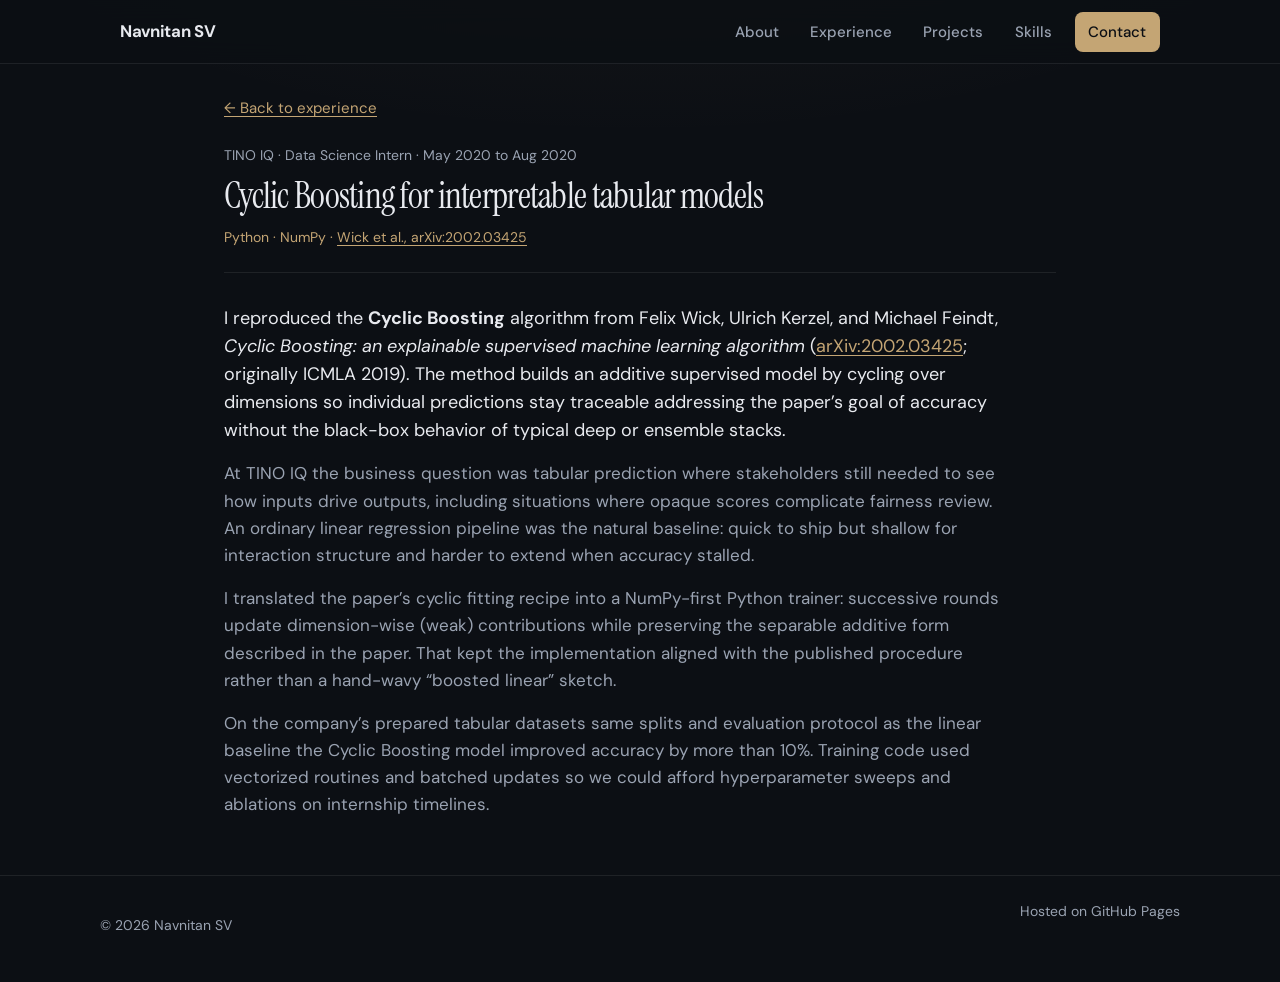
<file: experience/tino-iq-bias-reduction.html>
<!DOCTYPE html>
<html lang="en">
  <head>
    <meta charset="utf-8" />
    <meta name="viewport" content="width=device-width, initial-scale=1" />
    <meta
      name="description"
      content="TINO IQ internship: Cyclic Boosting from Wick et al. (arXiv:2002.03425), interpretable tabular ML in Python. Navnitan SV."
    />
    <title>Cyclic Boosting (Wick et al.) · TINO IQ · Navnitan SV</title>
    <link rel="preconnect" href="https://fonts.googleapis.com" />
    <link rel="preconnect" href="https://fonts.gstatic.com" crossorigin />
    <link
      href="https://fonts.googleapis.com/css2?family=DM+Sans:ital,opsz,wght@0,9..40,400;0,9..40,500;0,9..40,600;0,9..40,700;1,9..40,400&family=Instrument+Serif:ital@0;1&display=swap"
      rel="stylesheet"
    />
    <link rel="stylesheet" href="../styles.css" />
  </head>
  <body>
    <a class="skip-link" href="#main">Skip to content</a>
    <header class="site-header">
      <div class="header-inner">
        <a class="logo" href="../index.html">Navnitan SV</a>
        <button type="button" class="nav-toggle" aria-expanded="false" aria-controls="site-nav" aria-label="Open menu">
          <span class="nav-toggle-bar" aria-hidden="true"></span>
          <span class="nav-toggle-bar" aria-hidden="true"></span>
        </button>
        <nav id="site-nav" class="site-nav" aria-label="Primary">
          <ul>
            <li><a href="../index.html#about">About</a></li>
            <li><a href="../index.html#experience">Experience</a></li>
            <li><a href="../index.html#projects">Projects</a></li>
            <li><a href="../index.html#skills">Skills</a></li>
            <li><a href="../index.html#contact" class="nav-cta">Contact</a></li>
          </ul>
        </nav>
      </div>
    </header>

    <main id="main">
      <article class="section report-page">
        <div class="section-inner report-inner">
          <p class="report-back">
            <a href="../index.html#experience">← Back to experience</a>
          </p>
          <header class="report-header">
            <p class="report-context">TINO IQ · Data Science Intern · May 2020 to Aug 2020</p>
            <h1 class="report-title">Cyclic Boosting for interpretable tabular models</h1>
            <p class="report-tech">
              Python · NumPy ·
              <a href="https://arxiv.org/abs/2002.03425" target="_blank" rel="noopener noreferrer">Wick et al., arXiv:2002.03425</a>
            </p>
          </header>
          <div class="report-body">
            <p class="lead-summary">
              I reproduced the <strong>Cyclic Boosting</strong> algorithm from Felix Wick, Ulrich Kerzel, and Michael Feindt,
              <cite>Cyclic Boosting: an explainable supervised machine learning algorithm</cite> (<a href="https://arxiv.org/abs/2002.03425" target="_blank" rel="noopener noreferrer">arXiv:2002.03425</a>; originally ICMLA 2019). The method builds an additive supervised model by cycling over dimensions so individual predictions stay traceable addressing the paper’s goal of accuracy without the black-box behavior of typical deep or ensemble stacks.
            </p>
            <p>
              At TINO IQ the business question was tabular prediction where stakeholders still needed to see how inputs drive outputs, including situations where opaque scores complicate fairness review. An ordinary linear regression pipeline was the natural baseline: quick to ship but shallow for interaction structure and harder to extend when accuracy stalled.
            </p>
            <p>
              I translated the paper’s cyclic fitting recipe into a NumPy-first Python trainer: successive rounds update dimension-wise (weak) contributions while preserving the separable additive form described in the paper. That kept the implementation aligned with the published procedure rather than a hand-wavy “boosted linear” sketch.
            </p>
            <p>
              On the company’s prepared tabular datasets same splits and evaluation protocol as the linear baseline the Cyclic Boosting model improved accuracy by more than 10%. Training code used vectorized routines and batched updates so we could afford hyperparameter sweeps and ablations on internship timelines.
            </p>
          </div>
        </div>
      </article>
    </main>

    <footer class="site-footer">
      <div class="footer-inner">
        <p>© <span id="year"></span> Navnitan SV</p>
        <p class="footer-note">Hosted on GitHub Pages</p>
      </div>
    </footer>

    <script>
      document.getElementById("year").textContent = new Date().getFullYear();
      var nav = document.getElementById("site-nav");
      var toggle = document.querySelector(".nav-toggle");
      toggle.addEventListener("click", function () {
        var open = nav.classList.toggle("is-open");
        toggle.setAttribute("aria-expanded", open);
        toggle.setAttribute("aria-label", open ? "Close menu" : "Open menu");
      });
      nav.querySelectorAll("a").forEach(function (link) {
        link.addEventListener("click", function () {
          nav.classList.remove("is-open");
          toggle.setAttribute("aria-expanded", "false");
          toggle.setAttribute("aria-label", "Open menu");
        });
      });
    </script>
  </body>
</html>
</file>
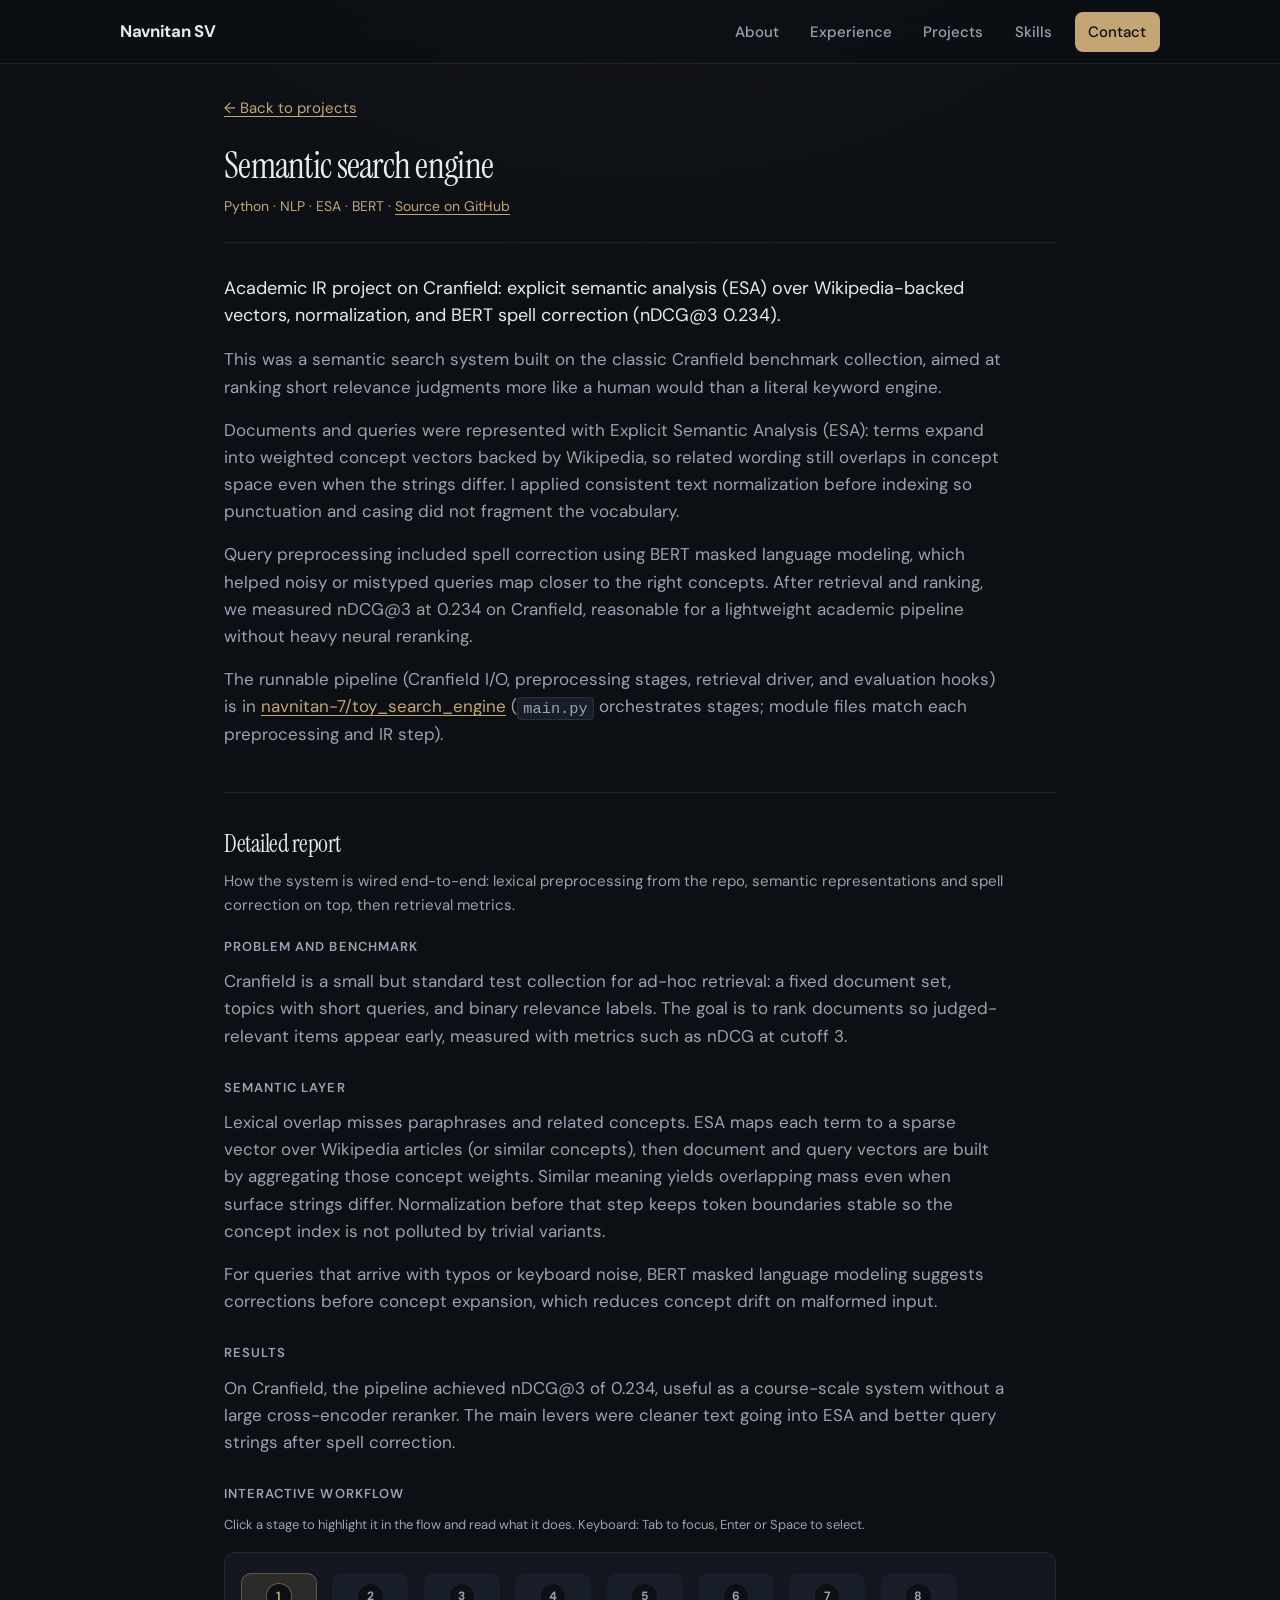
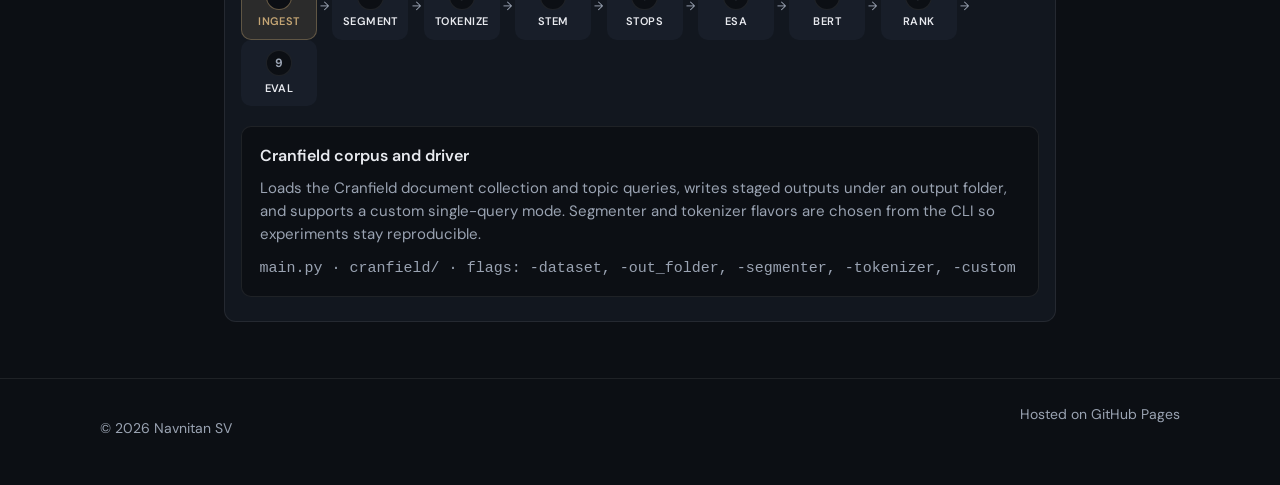
<file: projects/semantic-search-engine.html>
<!DOCTYPE html>
<html lang="en">
  <head>
    <meta charset="utf-8" />
    <meta name="viewport" content="width=device-width, initial-scale=1" />
    <meta
      name="description"
      content="Semantic search on Cranfield with ESA, Wikipedia vectors, and BERT spell correction. By Navnitan SV."
    />
    <title>Semantic search engine · Navnitan SV</title>
    <link rel="preconnect" href="https://fonts.googleapis.com" />
    <link rel="preconnect" href="https://fonts.gstatic.com" crossorigin />
    <link
      href="https://fonts.googleapis.com/css2?family=DM+Sans:ital,opsz,wght@0,9..40,400;0,9..40,500;0,9..40,600;0,9..40,700;1,9..40,400&family=Instrument+Serif:ital@0;1&display=swap"
      rel="stylesheet"
    />
    <link rel="stylesheet" href="../styles.css" />
  </head>
  <body>
    <a class="skip-link" href="#main">Skip to content</a>
    <header class="site-header">
      <div class="header-inner">
        <a class="logo" href="../index.html">Navnitan SV</a>
        <button type="button" class="nav-toggle" aria-expanded="false" aria-controls="site-nav" aria-label="Open menu">
          <span class="nav-toggle-bar" aria-hidden="true"></span>
          <span class="nav-toggle-bar" aria-hidden="true"></span>
        </button>
        <nav id="site-nav" class="site-nav" aria-label="Primary">
          <ul>
            <li><a href="../index.html#about">About</a></li>
            <li><a href="../index.html#experience">Experience</a></li>
            <li><a href="../index.html#projects">Projects</a></li>
            <li><a href="../index.html#skills">Skills</a></li>
            <li><a href="../index.html#contact" class="nav-cta">Contact</a></li>
          </ul>
        </nav>
      </div>
    </header>

    <main id="main">
      <article class="section report-page">
        <div class="section-inner report-inner">
          <p class="report-back">
            <a href="../index.html#projects">← Back to projects</a>
          </p>
          <header class="report-header">
            <h1 class="report-title">Semantic search engine</h1>
            <p class="report-tech">
              Python · NLP · ESA · BERT ·
              <a
                href="https://github.com/navnitan-7/toy_search_engine"
                target="_blank"
                rel="noopener noreferrer"
                >Source on GitHub</a
              >
            </p>
          </header>
          <div class="report-body">
            <p class="lead-summary">
              Academic IR project on Cranfield: explicit semantic analysis (ESA) over Wikipedia-backed vectors, normalization, and BERT spell correction (nDCG@3 0.234).
            </p>
            <p>
              This was a semantic search system built on the classic Cranfield benchmark collection, aimed at ranking short relevance judgments more like a human would than a literal keyword engine.
            </p>
            <p>
              Documents and queries were represented with Explicit Semantic Analysis (ESA): terms expand into weighted concept vectors backed by Wikipedia, so related wording still overlaps in concept space even when the strings differ. I applied consistent text normalization before indexing so punctuation and casing did not fragment the vocabulary.
            </p>
            <p>
              Query preprocessing included spell correction using BERT masked language modeling, which helped noisy or mistyped queries map closer to the right concepts. After retrieval and ranking, we measured nDCG@3 at 0.234 on Cranfield, reasonable for a lightweight academic pipeline without heavy neural reranking.
            </p>
            <p>
              The runnable pipeline (Cranfield I/O, preprocessing stages, retrieval driver, and evaluation hooks) is in
              <a href="https://github.com/navnitan-7/toy_search_engine" target="_blank" rel="noopener noreferrer"
                >navnitan-7/toy_search_engine</a
              >
              (<code>main.py</code> orchestrates stages; module files match each preprocessing and IR step).
            </p>
          </div>

          <section class="report-wide" aria-labelledby="detailed-report-heading">
            <h2 id="detailed-report-heading">Detailed report</h2>
            <p class="report-sublead">
              How the system is wired end-to-end: lexical preprocessing from the repo, semantic representations and spell correction on top, then retrieval metrics.
            </p>

            <h3 class="report-subsection-title">Problem and benchmark</h3>
            <div class="report-body report-body--inline">
              <p>
                Cranfield is a small but standard test collection for ad-hoc retrieval: a fixed document set, topics with short queries, and binary relevance labels. The goal is to rank documents so judged-relevant items appear early, measured with metrics such as nDCG at cutoff 3.
              </p>
            </div>

            <h3 class="report-subsection-title">Semantic layer</h3>
            <div class="report-body report-body--inline">
              <p>
                Lexical overlap misses paraphrases and related concepts. ESA maps each term to a sparse vector over Wikipedia articles (or similar concepts), then document and query vectors are built by aggregating those concept weights. Similar meaning yields overlapping mass even when surface strings differ. Normalization before that step keeps token boundaries stable so the concept index is not polluted by trivial variants.
              </p>
              <p>
                For queries that arrive with typos or keyboard noise, BERT masked language modeling suggests corrections before concept expansion, which reduces concept drift on malformed input.
              </p>
            </div>

            <h3 class="report-subsection-title">Results</h3>
            <div class="report-body report-body--inline">
              <p>
                On Cranfield, the pipeline achieved nDCG@3 of 0.234, useful as a course-scale system without a large cross-encoder reranker. The main levers were cleaner text going into ESA and better query strings after spell correction.
              </p>
            </div>

            <h3 class="report-subsection-title" id="workflow-heading">Interactive workflow</h3>
            <p class="workflow-hint">Click a stage to highlight it in the flow and read what it does. Keyboard: Tab to focus, Enter or Space to select.</p>
            <div class="workflow-diagram" id="search-workflow">
              <div class="workflow-track" role="tablist" aria-label="Search engine pipeline stages"></div>
              <div
                class="workflow-panel"
                role="tabpanel"
                id="workflow-panel"
                aria-labelledby="workflow-heading"
                tabindex="0"
              >
                <h3 id="workflow-panel-title">Pipeline stage</h3>
                <p id="workflow-panel-body"></p>
                <p class="workflow-panel-code" id="workflow-panel-code"></p>
              </div>
            </div>
          </section>
        </div>
      </article>
    </main>

    <footer class="site-footer">
      <div class="footer-inner">
        <p>© <span id="year"></span> Navnitan SV</p>
        <p class="footer-note">Hosted on GitHub Pages</p>
      </div>
    </footer>

    <script>
      document.getElementById("year").textContent = new Date().getFullYear();
      var nav = document.getElementById("site-nav");
      var toggle = document.querySelector(".nav-toggle");
      toggle.addEventListener("click", function () {
        var open = nav.classList.toggle("is-open");
        toggle.setAttribute("aria-expanded", open);
        toggle.setAttribute("aria-label", open ? "Close menu" : "Open menu");
      });
      nav.querySelectorAll("a").forEach(function (link) {
        link.addEventListener("click", function () {
          nav.classList.remove("is-open");
          toggle.setAttribute("aria-expanded", "false");
          toggle.setAttribute("aria-label", "Open menu");
        });
      });

      (function () {
        var stages = [
          {
            short: "Ingest",
            title: "Cranfield corpus and driver",
            body:
              "Loads the Cranfield document collection and topic queries, writes staged outputs under an output folder, and supports a custom single-query mode. Segmenter and tokenizer flavors are chosen from the CLI so experiments stay reproducible.",
            code: "main.py · cranfield/ · flags: -dataset, -out_folder, -segmenter, -tokenizer, -custom",
          },
          {
            short: "Segment",
            title: "Sentence segmentation",
            body:
              "Splits raw text into sentence-sized units before tokenization. Clean boundaries keep downstream token counts stable and avoid merging unrelated clauses into one bag of words.",
            code: "sentenceSegmentation.py",
          },
          {
            short: "Tokenize",
            title: "Tokenization",
            body:
              "Breaks sentences into tokens for indexing and matching. The assignment supports naive or PTB-style tokenization depending on the flag passed from main.",
            code: "tokenization.py",
          },
          {
            short: "Stem",
            title: "Inflection reduction",
            body:
              "Normalizes morphological variants (plurals, conjugations) so related word forms map to a shared stem and vocabulary does not splinter across inflections.",
            code: "inflectionReduction.py",
          },
          {
            short: "Stops",
            title: "Stopword removal",
            body:
              "Removes high-frequency function words that carry little retrieval signal, reducing noise in both document and query representations.",
            code: "stopwordRemoval.py",
          },
          {
            short: "ESA",
            title: "Explicit Semantic Analysis",
            body:
              "Builds sparse concept vectors over Wikipedia-backed articles so documents and queries align in meaning space. Lexical preprocessing feeds this step with consistent tokens.",
            code: "Concept vectors · util / IR integration",
          },
          {
            short: "BERT",
            title: "Query spell correction",
            body:
              "Uses BERT masked language modeling on the query string to propose corrections for typos and noisy input before concept expansion, keeping ESA from latching onto the wrong articles.",
            code: "Query path · before ranking",
          },
          {
            short: "Rank",
            title: "Retrieval and ranking",
            body:
              "Scores candidate documents against the query representation and emits a ranked list. This is where lexical and semantic signals are combined for the final ordering shown to evaluation.",
            code: "informationRetrieval.py",
          },
          {
            short: "Eval",
            title: "Evaluation",
            body:
              "Compares ranked output to Cranfield relevance judgments and reports metrics such as nDCG@k. In this project we reported nDCG@3 at 0.234.",
            code: "evaluation.py",
          },
        ];

        var root = document.getElementById("search-workflow");
        if (!root) return;

        var track = root.querySelector(".workflow-track");
        var panel = document.getElementById("workflow-panel");
        var panelTitle = document.getElementById("workflow-panel-title");
        var panelBody = document.getElementById("workflow-panel-body");
        var panelCode = document.getElementById("workflow-panel-code");
        var tabs = [];

        function selectIndex(i) {
          if (i < 0 || i >= stages.length) return;
          for (var j = 0; j < tabs.length; j++) {
            var on = j === i;
            tabs[j].setAttribute("aria-selected", on ? "true" : "false");
            tabs[j].classList.toggle("is-active", on);
            tabs[j].tabIndex = on ? 0 : -1;
          }
          var s = stages[i];
          panelTitle.textContent = s.title;
          panelBody.textContent = s.body;
          panelCode.textContent = s.code;
          panel.setAttribute("aria-labelledby", tabs[i].id);
        }

        stages.forEach(function (stage, i) {
          var step = document.createElement("div");
          step.className = "workflow-step";

          var btn = document.createElement("button");
          btn.type = "button";
          btn.className = "workflow-node";
          btn.setAttribute("role", "tab");
          btn.id = "workflow-tab-" + i;
          btn.setAttribute("aria-controls", "workflow-panel");
          btn.setAttribute("aria-selected", i === 0 ? "true" : "false");
          btn.tabIndex = i === 0 ? 0 : -1;

          var num = document.createElement("span");
          num.className = "workflow-node-num";
          num.setAttribute("aria-hidden", "true");
          num.textContent = String(i + 1);

          var label = document.createElement("span");
          label.textContent = stage.short;

          btn.appendChild(num);
          btn.appendChild(label);
          btn.addEventListener("click", function () {
            selectIndex(i);
          });

          step.appendChild(btn);
          track.appendChild(step);

          if (i < stages.length - 1) {
            var arrow = document.createElement("span");
            arrow.className = "workflow-arrow";
            arrow.setAttribute("aria-hidden", "true");
            arrow.textContent = "→";
            track.appendChild(arrow);
          }

          tabs.push(btn);
        });

        track.addEventListener("keydown", function (e) {
          var ix = tabs.indexOf(document.activeElement);
          if (ix < 0) return;
          var next = ix;
          if (e.key === "ArrowRight" || e.key === "ArrowDown") {
            next = Math.min(stages.length - 1, ix + 1);
          } else if (e.key === "ArrowLeft" || e.key === "ArrowUp") {
            next = Math.max(0, ix - 1);
          } else {
            return;
          }
          e.preventDefault();
          selectIndex(next);
          tabs[next].focus();
        });

        selectIndex(0);
      })();
    </script>
  </body>
</html>
</file>
<file: styles.css>
/* Portfolio: GitHub Pages (repo: portfolio) */
:root {
  --bg: #0c0f14;
  --bg-elevated: #12171f;
  --bg-muted: #181e29;
  --text: #e8eaef;
  --text-muted: #9aa3b2;
  --accent: #c4a574;
  --accent-soft: rgba(196, 165, 116, 0.14);
  --border: rgba(255, 255, 255, 0.08);
  --radius: 12px;
  --font-sans: "DM Sans", system-ui, sans-serif;
  --font-display: "Instrument Serif", Georgia, serif;
  --max: 1080px;
  --header-h: 64px;
}

*,
*::before,
*::after {
  box-sizing: border-box;
}

html {
  scroll-behavior: smooth;
}

body {
  margin: 0;
  font-family: var(--font-sans);
  font-size: 1rem;
  line-height: 1.6;
  color: var(--text);
  background: var(--bg);
  background-image: radial-gradient(ellipse 120% 80% at 50% -30%, rgba(196, 165, 116, 0.09), transparent 55%);
}

.skip-link {
  position: absolute;
  left: -9999px;
  z-index: 999;
  padding: 0.5rem 1rem;
  background: var(--accent);
  color: var(--bg);
  font-weight: 600;
}

.skip-link:focus {
  left: 1rem;
  top: 1rem;
}

a {
  color: var(--accent);
  text-decoration-thickness: 1px;
  text-underline-offset: 3px;
}

a:hover {
  color: #dcc7a0;
}

.site-header {
  position: sticky;
  top: 0;
  z-index: 50;
  height: var(--header-h);
  border-bottom: 1px solid var(--border);
  background: color-mix(in srgb, var(--bg) 88%, transparent);
  backdrop-filter: blur(12px);
}

.header-inner {
  max-width: var(--max);
  margin: 0 auto;
  padding: 0 1.25rem;
  height: 100%;
  display: flex;
  align-items: center;
  justify-content: space-between;
  gap: 1rem;
}

.logo {
  font-weight: 700;
  font-size: 1.05rem;
  letter-spacing: -0.02em;
  color: var(--text);
  text-decoration: none;
}

.logo:hover {
  color: var(--accent);
}

.nav-toggle {
  display: none;
  flex-direction: column;
  justify-content: center;
  gap: 6px;
  width: 44px;
  height: 44px;
  padding: 0;
  border: 1px solid var(--border);
  border-radius: 8px;
  background: var(--bg-elevated);
  cursor: pointer;
}

.nav-toggle-bar {
  display: block;
  height: 2px;
  width: 20px;
  margin: 0 auto;
  background: var(--text);
  border-radius: 1px;
}

.site-nav ul {
  list-style: none;
  margin: 0;
  padding: 0;
  display: flex;
  align-items: center;
  gap: 0.25rem;
}

.site-nav a {
  display: inline-block;
  padding: 0.5rem 0.85rem;
  color: var(--text-muted);
  text-decoration: none;
  font-size: 0.9375rem;
  font-weight: 500;
  border-radius: 8px;
}

.site-nav a:hover {
  color: var(--text);
  background: var(--accent-soft);
}

.site-nav .nav-cta {
  color: var(--bg);
  background: var(--accent);
  margin-left: 0.35rem;
}

.site-nav .nav-cta:hover {
  background: #dcc7a0;
  color: var(--bg);
}

.hero {
  padding: clamp(3rem, 8vw, 5.5rem) 1.25rem 4rem;
}

.hero-grid {
  max-width: var(--max);
  margin: 0 auto;
  display: grid;
  grid-template-columns: 1fr minmax(200px, 280px);
  gap: 2.5rem;
  align-items: start;
}

.hero-kicker {
  font-size: 0.8125rem;
  font-weight: 600;
  letter-spacing: 0.12em;
  text-transform: uppercase;
  color: var(--accent);
  margin: 0 0 1rem;
}

.hero-title {
  font-family: var(--font-display);
  font-size: clamp(2.25rem, 5vw, 3.25rem);
  font-weight: 400;
  line-height: 1.15;
  letter-spacing: -0.02em;
  margin: 0 0 1.25rem;
}

.hero-lead {
  color: var(--text-muted);
  font-size: 1.0625rem;
  max-width: 38ch;
  margin: 0 0 1.75rem;
}

.hero-actions {
  display: flex;
  flex-wrap: wrap;
  gap: 0.75rem;
}

.btn {
  display: inline-flex;
  align-items: center;
  justify-content: center;
  padding: 0.65rem 1.25rem;
  font-size: 0.9375rem;
  font-weight: 600;
  border-radius: 999px;
  text-decoration: none;
  border: 1px solid transparent;
  transition: background 0.15s, color 0.15s, border-color 0.15s;
}

.btn-primary {
  background: var(--accent);
  color: var(--bg);
}

.btn-primary:hover {
  background: #dcc7a0;
  color: var(--bg);
}

.btn-ghost {
  border-color: var(--border);
  color: var(--text);
  background: transparent;
}

.btn-ghost:hover {
  border-color: var(--accent);
  color: var(--accent);
  background: var(--accent-soft);
}

.hero-panel {
  border: 1px solid var(--border);
  border-radius: var(--radius);
  background: linear-gradient(145deg, var(--bg-elevated), var(--bg-muted));
  min-height: 200px;
  display: flex;
  align-items: center;
  justify-content: center;
  padding: 1.5rem;
}

.hero-panel-inner {
  text-align: center;
}

.hero-accent {
  font-family: var(--font-display);
  font-size: 3rem;
  line-height: 1;
  color: var(--accent);
  opacity: 0.85;
}

.hero-panel-text {
  margin: 0.75rem 0 0;
  font-size: 0.8125rem;
  color: var(--text-muted);
  letter-spacing: 0.04em;
}

.section {
  padding: 3.5rem 1.25rem;
}

.section-tight {
  padding-top: 0;
  padding-bottom: 2rem;
}

.section-alt {
  background: var(--bg-elevated);
  border-top: 1px solid var(--border);
  border-bottom: 1px solid var(--border);
}

.section-inner {
  max-width: var(--max);
  margin: 0 auto;
}

.section-title {
  font-family: var(--font-display);
  font-size: clamp(1.75rem, 3vw, 2.125rem);
  font-weight: 400;
  margin: 0 0 1.5rem;
  letter-spacing: -0.02em;
}

.prose {
  color: var(--text-muted);
  font-size: 1.0625rem;
  max-width: 65ch;
  margin: 0;
}

.card {
  border: 1px solid var(--border);
  border-radius: var(--radius);
  background: var(--bg-muted);
  padding: 1.75rem 1.75rem 1.5rem;
}

.card-header {
  margin-bottom: 1.5rem;
  padding-bottom: 1.25rem;
  border-bottom: 1px solid var(--border);
}

.card-title {
  font-size: 1.25rem;
  font-weight: 700;
  margin: 0 0 0.25rem;
}

.card-meta {
  margin: 0;
  font-size: 0.9375rem;
  color: var(--text-muted);
}

.card-block + .card-block {
  margin-top: 1.5rem;
  padding-top: 1.5rem;
  border-top: 1px solid var(--border);
}

.card-block--link {
  display: block;
  text-decoration: none;
  color: inherit;
  border-radius: 8px;
  margin-left: -0.35rem;
  margin-right: -0.35rem;
  padding-left: 0.35rem;
  padding-right: 0.35rem;
  padding-bottom: 0.15rem;
  transition: background 0.15s ease;
}

.card-block--link:hover {
  background: var(--accent-soft);
}

.card-block--link:hover .card-subtitle {
  color: var(--accent);
}

.card-block--link:focus-visible {
  outline: 2px solid var(--accent);
  outline-offset: 2px;
}

.card-subtitle {
  font-size: 1rem;
  font-weight: 600;
  margin: 0 0 0.35rem;
}

.card-tags {
  margin: 0 0 0.75rem;
  font-size: 0.8125rem;
  color: var(--accent);
}

.card-list {
  margin: 0;
  padding-left: 1.15rem;
  color: var(--text-muted);
}

.card-list li + li {
  margin-top: 0.5rem;
}

.card-summary {
  margin: 0;
  font-size: 0.9375rem;
  color: var(--text-muted);
  max-width: 72ch;
}

.card-summary + .card-summary {
  margin-top: 0.75rem;
}

.project-grid {
  display: grid;
  grid-template-columns: repeat(auto-fit, minmax(280px, 1fr));
  gap: 1.25rem;
}

.project-card {
  border: 1px solid var(--border);
  border-radius: var(--radius);
  padding: 1.5rem;
  background: var(--bg);
}

.project-title {
  font-size: 1.1rem;
  font-weight: 700;
  margin: 0 0 0.35rem;
}

.project-tech {
  font-size: 0.8125rem;
  color: var(--accent);
  margin: 0 0 0.75rem;
}

.project-desc {
  margin: 0;
  font-size: 0.9375rem;
  color: var(--text-muted);
}

.project-summary {
  margin: 0;
  font-size: 0.9375rem;
  color: var(--text-muted);
}

.project-card--link {
  display: block;
  text-decoration: none;
  color: inherit;
  cursor: pointer;
  text-align: left;
  transition: border-color 0.15s ease, box-shadow 0.15s ease;
}

.project-card--link:hover {
  border-color: color-mix(in srgb, var(--accent) 45%, var(--border));
  box-shadow: 0 0 0 1px color-mix(in srgb, var(--accent) 25%, transparent);
}

.project-card--link:hover .project-title {
  color: var(--accent);
}

.project-card--link:focus-visible {
  outline: 2px solid var(--accent);
  outline-offset: 2px;
}

.project-card-hint,
.card-block-hint {
  margin: 0.85rem 0 0;
  font-size: 0.8125rem;
  font-weight: 500;
  color: var(--accent);
  letter-spacing: 0.02em;
}

.report-page {
  padding-top: 2rem;
}

.report-inner {
  max-width: 52rem;
}

.report-back {
  margin: 0 0 1.5rem;
  font-size: 0.9375rem;
}

.report-context {
  margin: 0 0 0.5rem;
  font-size: 0.875rem;
  color: var(--text-muted);
}

.report-header {
  margin-bottom: 2rem;
  padding-bottom: 1.5rem;
  border-bottom: 1px solid var(--border);
}

.report-title {
  font-family: var(--font-display);
  font-size: clamp(1.75rem, 3.5vw, 2.25rem);
  font-weight: 400;
  margin: 0 0 0.5rem;
  letter-spacing: -0.02em;
  line-height: 1.2;
}

.report-tech {
  margin: 0;
  font-size: 0.875rem;
  color: var(--accent);
}

.report-body {
  font-size: 1.0625rem;
  color: var(--text-muted);
  max-width: 65ch;
}

.report-body p {
  margin: 0 0 1rem;
}

.report-body p:last-child {
  margin-bottom: 0;
}

.lead-summary {
  color: var(--text);
  font-size: 1.125rem;
  line-height: 1.55;
  margin-bottom: 1.5rem;
}

/* Interactive workflow diagram (project reports) */
.report-wide {
  margin-top: 2.75rem;
  padding-top: 2rem;
  border-top: 1px solid var(--border);
  max-width: 100%;
}

.report-wide h2 {
  font-family: var(--font-display);
  font-size: 1.5rem;
  font-weight: 400;
  margin: 0 0 0.35rem;
  color: var(--text);
  letter-spacing: -0.02em;
}

.report-wide > .report-sublead {
  margin: 0 0 1.25rem;
  font-size: 0.9375rem;
  color: var(--text-muted);
}

.report-subsection-title {
  font-size: 0.8125rem;
  font-weight: 600;
  letter-spacing: 0.08em;
  text-transform: uppercase;
  color: var(--text-muted);
  margin: 1.75rem 0 0.65rem;
}

.report-wide h3.report-subsection-title:first-of-type {
  margin-top: 1rem;
}

.report-body--inline {
  margin-bottom: 0;
}

.report-body--inline p:last-child {
  margin-bottom: 0;
}

.report-body code {
  font-size: 0.9em;
  padding: 0.12em 0.35em;
  border-radius: 4px;
  background: var(--bg-muted);
  border: 1px solid var(--border);
  font-family: ui-monospace, SFMono-Regular, "SF Mono", Menlo, Consolas, monospace;
}

.workflow-diagram {
  background: var(--bg-elevated);
  border: 1px solid var(--border);
  border-radius: var(--radius);
  padding: 1.25rem 1rem 1.5rem;
}

.workflow-hint {
  margin: 0 0 1rem;
  font-size: 0.8125rem;
  color: var(--text-muted);
}

.workflow-track {
  display: flex;
  flex-wrap: wrap;
  align-items: stretch;
  justify-content: flex-start;
  gap: 0;
  margin-bottom: 1.25rem;
}

.workflow-step {
  display: flex;
  align-items: center;
  flex: 0 1 auto;
  min-width: 0;
}

.workflow-node {
  display: flex;
  flex-direction: column;
  align-items: center;
  gap: 0.35rem;
  padding: 0.65rem 0.5rem;
  min-width: 4.75rem;
  max-width: 7.5rem;
  border: none;
  border-radius: 10px;
  background: var(--bg-muted);
  color: var(--text);
  font-family: var(--font-sans);
  font-size: 0.6875rem;
  font-weight: 600;
  letter-spacing: 0.04em;
  text-transform: uppercase;
  line-height: 1.25;
  cursor: pointer;
  transition:
    background 0.2s ease,
    box-shadow 0.2s ease,
    color 0.2s ease,
    transform 0.15s ease;
}

.workflow-node:hover {
  background: color-mix(in srgb, var(--accent-soft) 50%, var(--bg-muted));
  color: var(--text);
}

.workflow-node:focus-visible {
  outline: 2px solid var(--accent);
  outline-offset: 2px;
}

.workflow-node.is-active {
  background: var(--accent-soft);
  color: var(--accent);
  box-shadow: inset 0 0 0 1px rgba(196, 165, 116, 0.35);
}

.workflow-node.is-dimmed {
  opacity: 0.42;
}

.workflow-node-num {
  display: flex;
  align-items: center;
  justify-content: center;
  width: 1.65rem;
  height: 1.65rem;
  border-radius: 50%;
  background: var(--bg);
  border: 1px solid var(--border);
  font-size: 0.75rem;
  font-weight: 700;
  color: var(--text-muted);
}

.workflow-node.is-active .workflow-node-num {
  border-color: rgba(196, 165, 116, 0.5);
  color: var(--accent);
}

.workflow-arrow {
  display: flex;
  align-items: center;
  padding: 0 0.2rem;
  color: var(--text-muted);
  font-size: 0.75rem;
  user-select: none;
}

.workflow-panel {
  padding: 1rem 1.1rem;
  border-radius: 10px;
  background: var(--bg);
  border: 1px solid var(--border);
  min-height: 8rem;
}

.workflow-panel h3 {
  margin: 0 0 0.5rem;
  font-size: 1rem;
  font-weight: 600;
  color: var(--text);
}

.workflow-panel p {
  margin: 0 0 0.65rem;
  font-size: 0.9375rem;
  line-height: 1.55;
  color: var(--text-muted);
}

.workflow-panel p:last-child {
  margin-bottom: 0;
}

.workflow-panel-code {
  margin: 0.5rem 0 0;
  font-size: 0.8125rem;
  font-family: ui-monospace, SFMono-Regular, "SF Mono", Menlo, Consolas, monospace;
  color: var(--accent);
}

@media (max-width: 640px) {
  .workflow-track {
    flex-direction: column;
    align-items: stretch;
  }

  .workflow-step {
    width: 100%;
  }

  .workflow-arrow {
    justify-content: center;
    padding: 0.15rem 0;
    transform: rotate(90deg);
  }

  .workflow-node {
    max-width: none;
    flex-direction: row;
    justify-content: flex-start;
    gap: 0.75rem;
    text-align: left;
  }
}

@media (prefers-reduced-motion: reduce) {
  .workflow-node {
    transition: none;
  }
}

/* Non-linear dataflow figures (SVG hub / fan-in / fan-out) */
.dataflow-figure {
  margin: 1.35rem 0 0;
}

.dataflow-figure figcaption {
  font-size: 0.875rem;
  color: var(--text-muted);
  line-height: 1.5;
  margin-bottom: 0.85rem;
}

.workflow-diagram--dataflow {
  padding: 1rem 0.75rem 1.25rem;
  overflow-x: auto;
}

.workflow-diagram--dataflow svg {
  display: block;
  width: 100%;
  min-width: 520px;
  height: auto;
  max-height: min(560px, 72vh);
}

/* Demo videos on project report pages */
.report-video-grid {
  display: grid;
  grid-template-columns: repeat(auto-fit, minmax(280px, 1fr));
  gap: 1.25rem;
  margin-top: 1rem;
}

.report-video {
  margin: 0;
}

.report-video video {
  width: 100%;
  max-height: min(420px, 55vh);
  border-radius: var(--radius);
  border: 1px solid var(--border);
  background: var(--bg-elevated);
  vertical-align: middle;
}

.report-video figcaption {
  margin-top: 0.5rem;
  font-size: 0.8125rem;
  color: var(--text-muted);
  line-height: 1.45;
}

.split {
  display: grid;
  grid-template-columns: 1fr 1fr;
  gap: 2.5rem;
  align-items: start;
}

.subsection-title {
  font-size: 0.8125rem;
  font-weight: 600;
  letter-spacing: 0.08em;
  text-transform: uppercase;
  color: var(--text-muted);
  margin: 0 0 1rem;
}

.pill-list {
  list-style: none;
  margin: 0;
  padding: 0;
  display: flex;
  flex-wrap: wrap;
  gap: 0.5rem;
}

.pill-list li {
  padding: 0.35rem 0.75rem;
  font-size: 0.875rem;
  background: var(--accent-soft);
  border: 1px solid var(--border);
  border-radius: 999px;
  color: var(--text);
}

.edu-line {
  margin: 0 0 0.75rem;
  color: var(--text);
  line-height: 1.5;
}

.edu-note {
  margin: 0;
  font-size: 0.9375rem;
  color: var(--text-muted);
}

.section-contact {
  padding-bottom: 4rem;
}

.contact-inner {
  border: 1px solid var(--border);
  border-radius: var(--radius);
  padding: 2rem 2rem 2.25rem;
  background: linear-gradient(160deg, var(--bg-muted), var(--bg-elevated));
}

.contact-lead {
  margin: 0 0 1.25rem;
  color: var(--text-muted);
  max-width: 42ch;
}

.contact-list {
  list-style: none;
  margin: 0;
  padding: 0;
  font-size: 1.0625rem;
}

.contact-list li + li {
  margin-top: 0.5rem;
}

.contact-phone {
  color: var(--text-muted);
}

.site-footer {
  border-top: 1px solid var(--border);
  padding: 1.5rem 1.25rem 2rem;
}

.footer-inner {
  max-width: var(--max);
  margin: 0 auto;
  display: flex;
  flex-wrap: wrap;
  justify-content: space-between;
  gap: 0.5rem;
  font-size: 0.875rem;
  color: var(--text-muted);
}

.footer-note {
  margin: 0;
}

@media (max-width: 820px) {
  .hero-grid {
    grid-template-columns: 1fr;
  }

  .hero-panel {
    order: -1;
    min-height: 140px;
  }

  .split {
    grid-template-columns: 1fr;
  }

  .nav-toggle {
    display: flex;
  }

  .site-nav {
    position: fixed;
    inset: var(--header-h) 0 auto 0;
    background: var(--bg);
    border-bottom: 1px solid var(--border);
    padding: 0.75rem 1.25rem 1rem;
    transform: translateY(-100%);
    opacity: 0;
    visibility: hidden;
    transition: transform 0.2s ease, opacity 0.2s ease, visibility 0.2s;
  }

  .site-nav.is-open {
    transform: translateY(0);
    opacity: 1;
    visibility: visible;
  }

  .site-nav ul {
    flex-direction: column;
    align-items: stretch;
  }

  .site-nav a {
    padding: 0.65rem 0;
  }

  .site-nav .nav-cta {
    margin-left: 0;
    text-align: center;
  }
}
</file>
